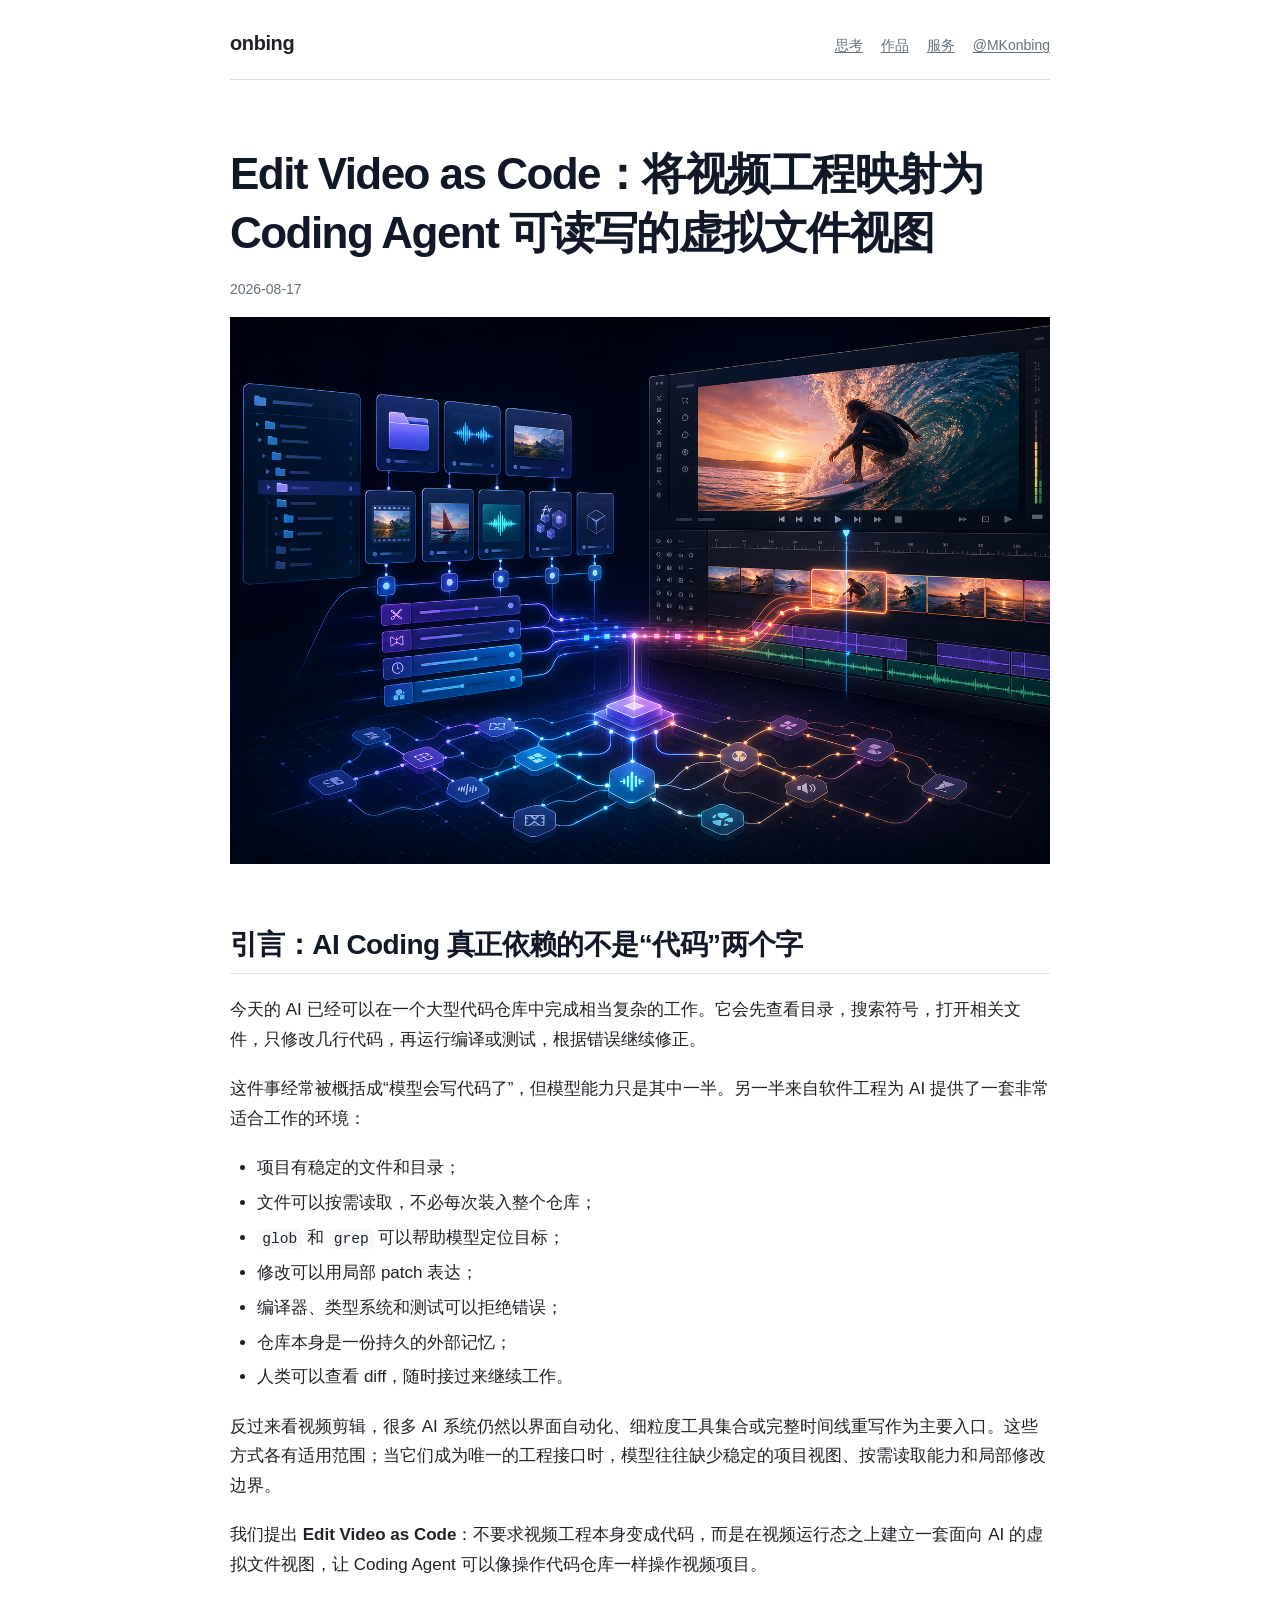
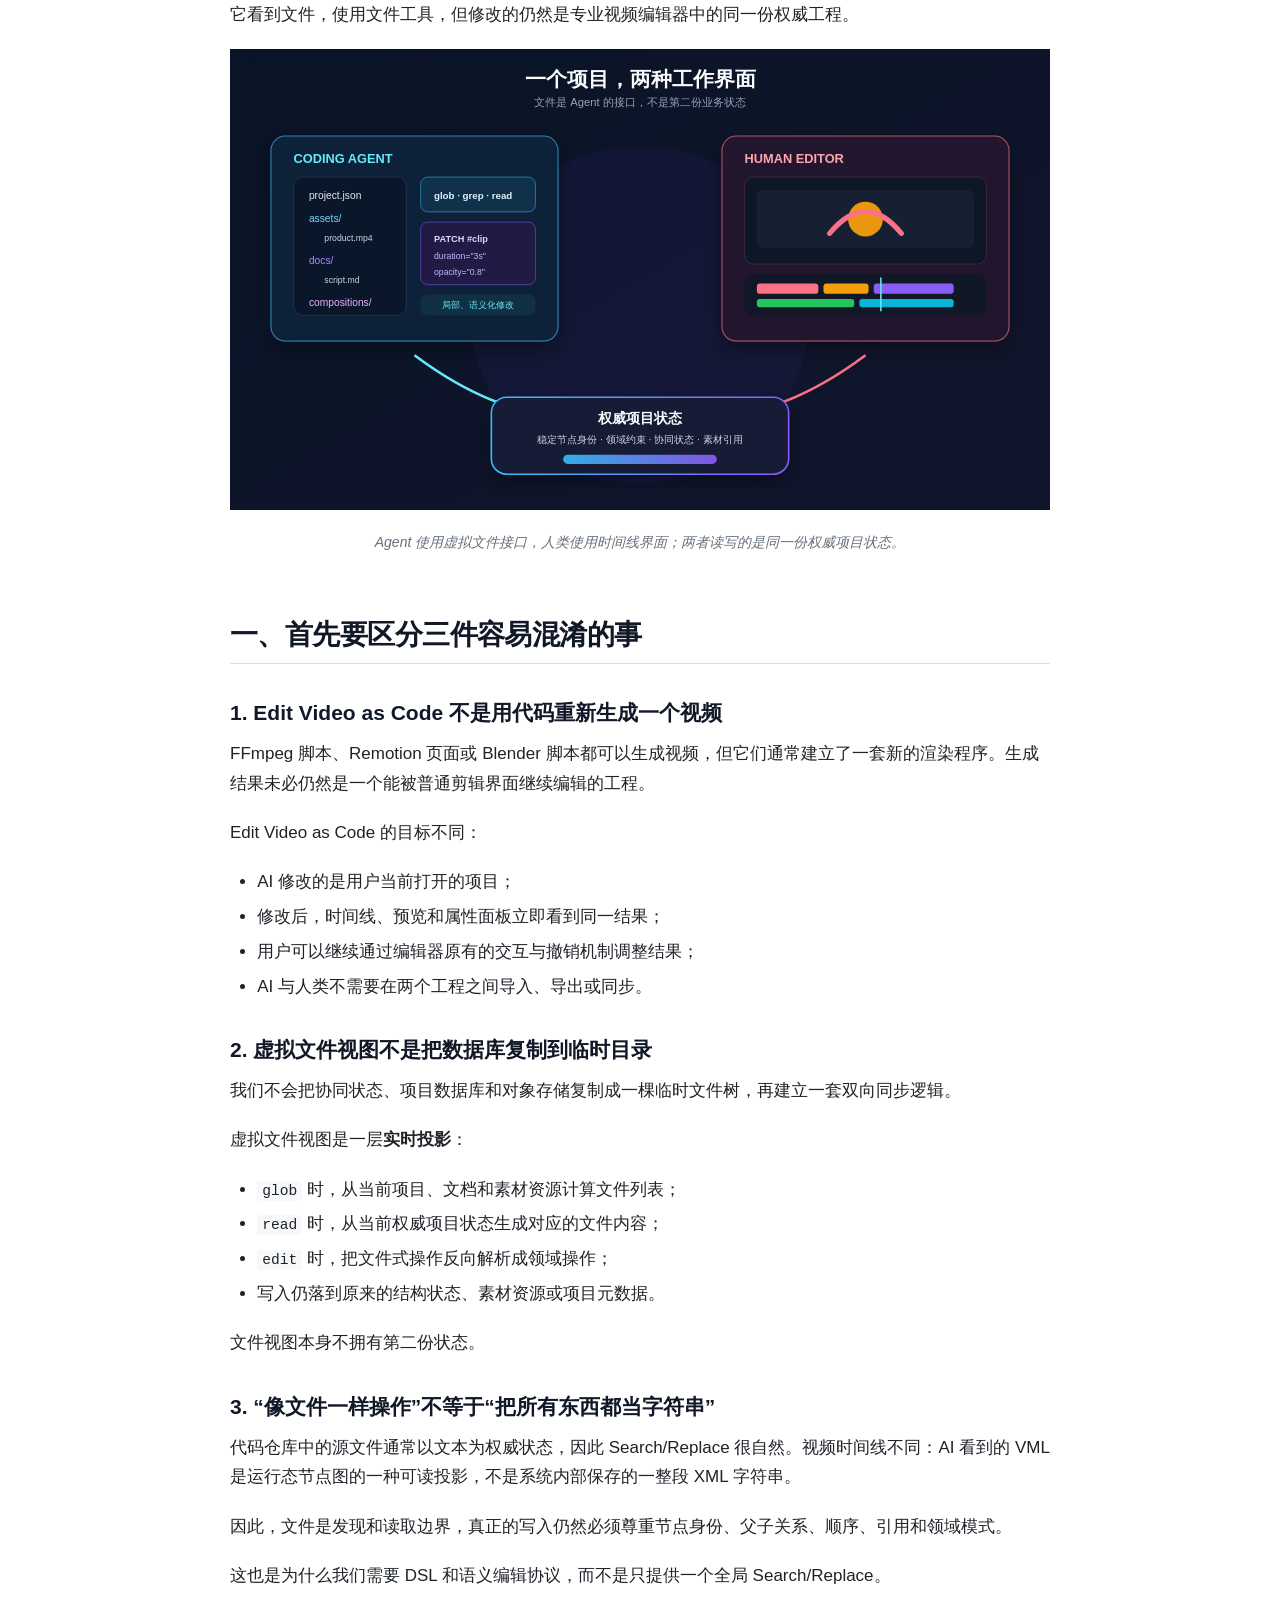
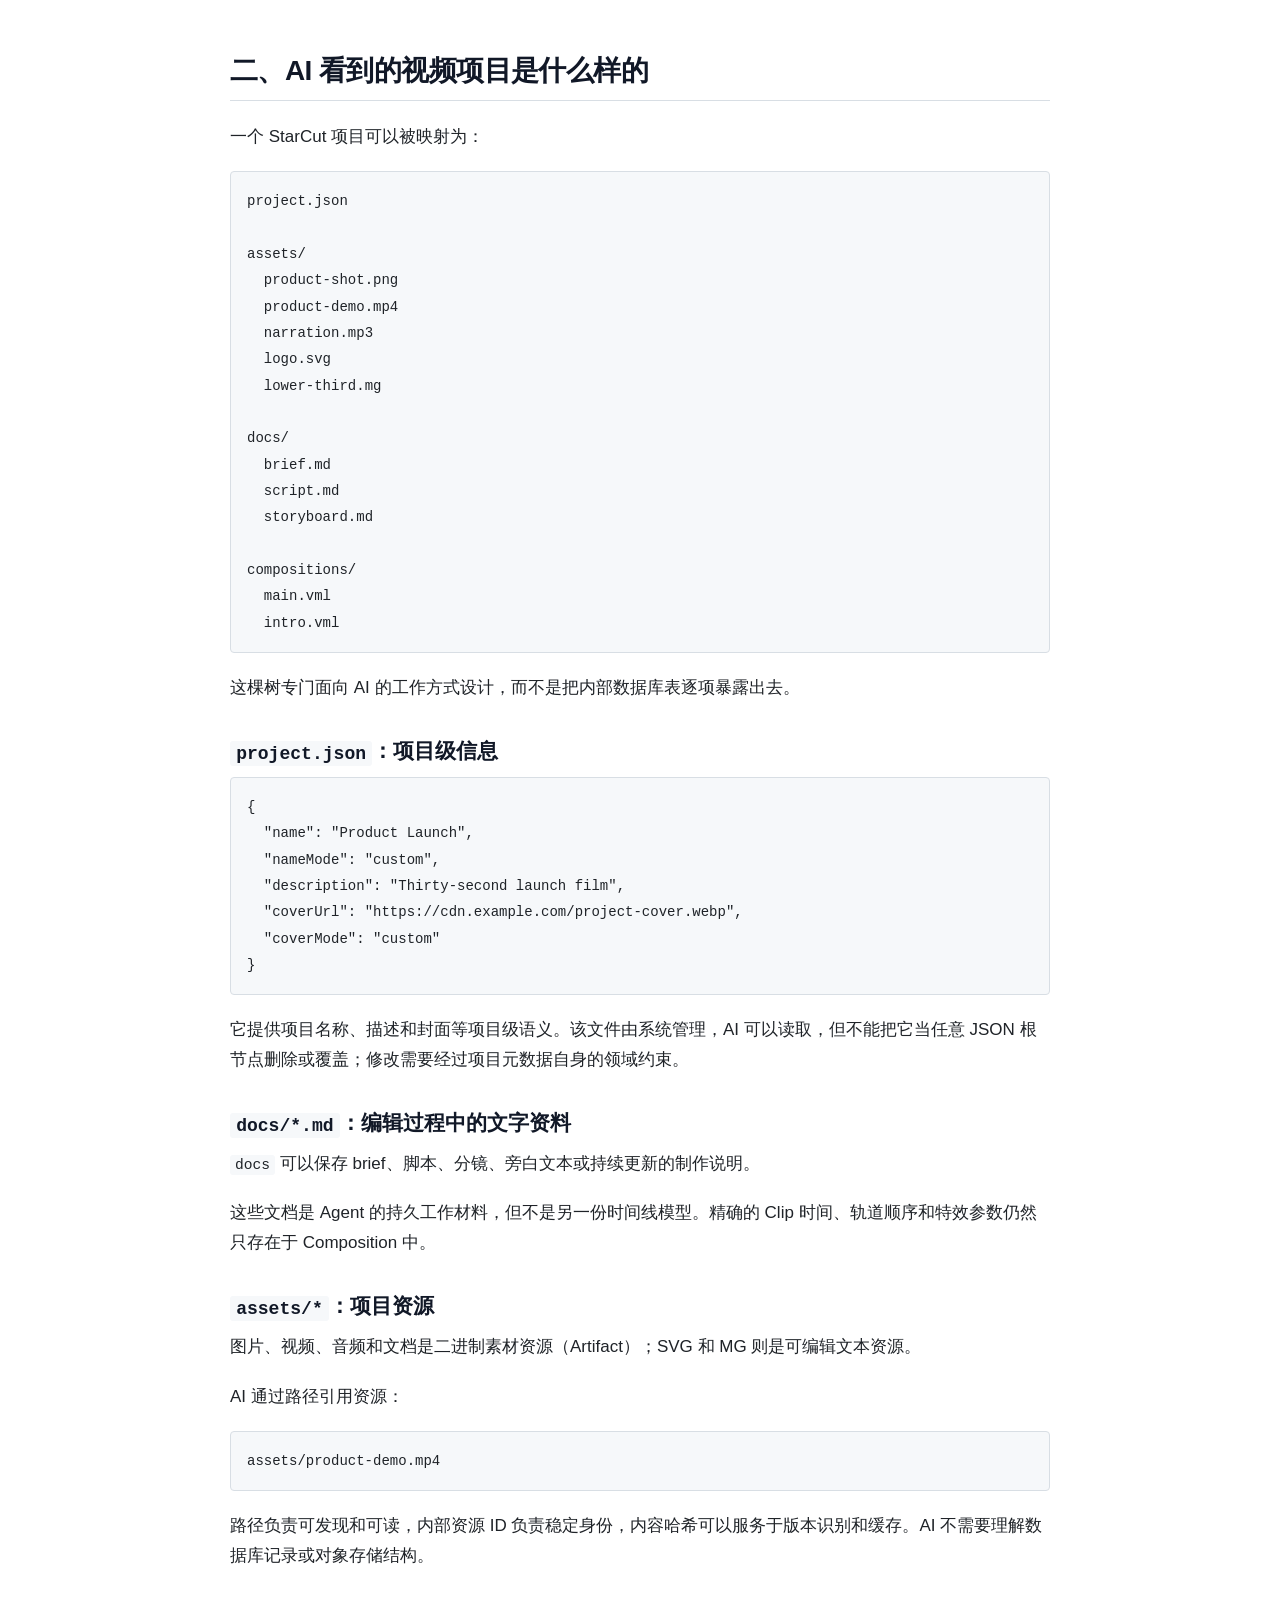
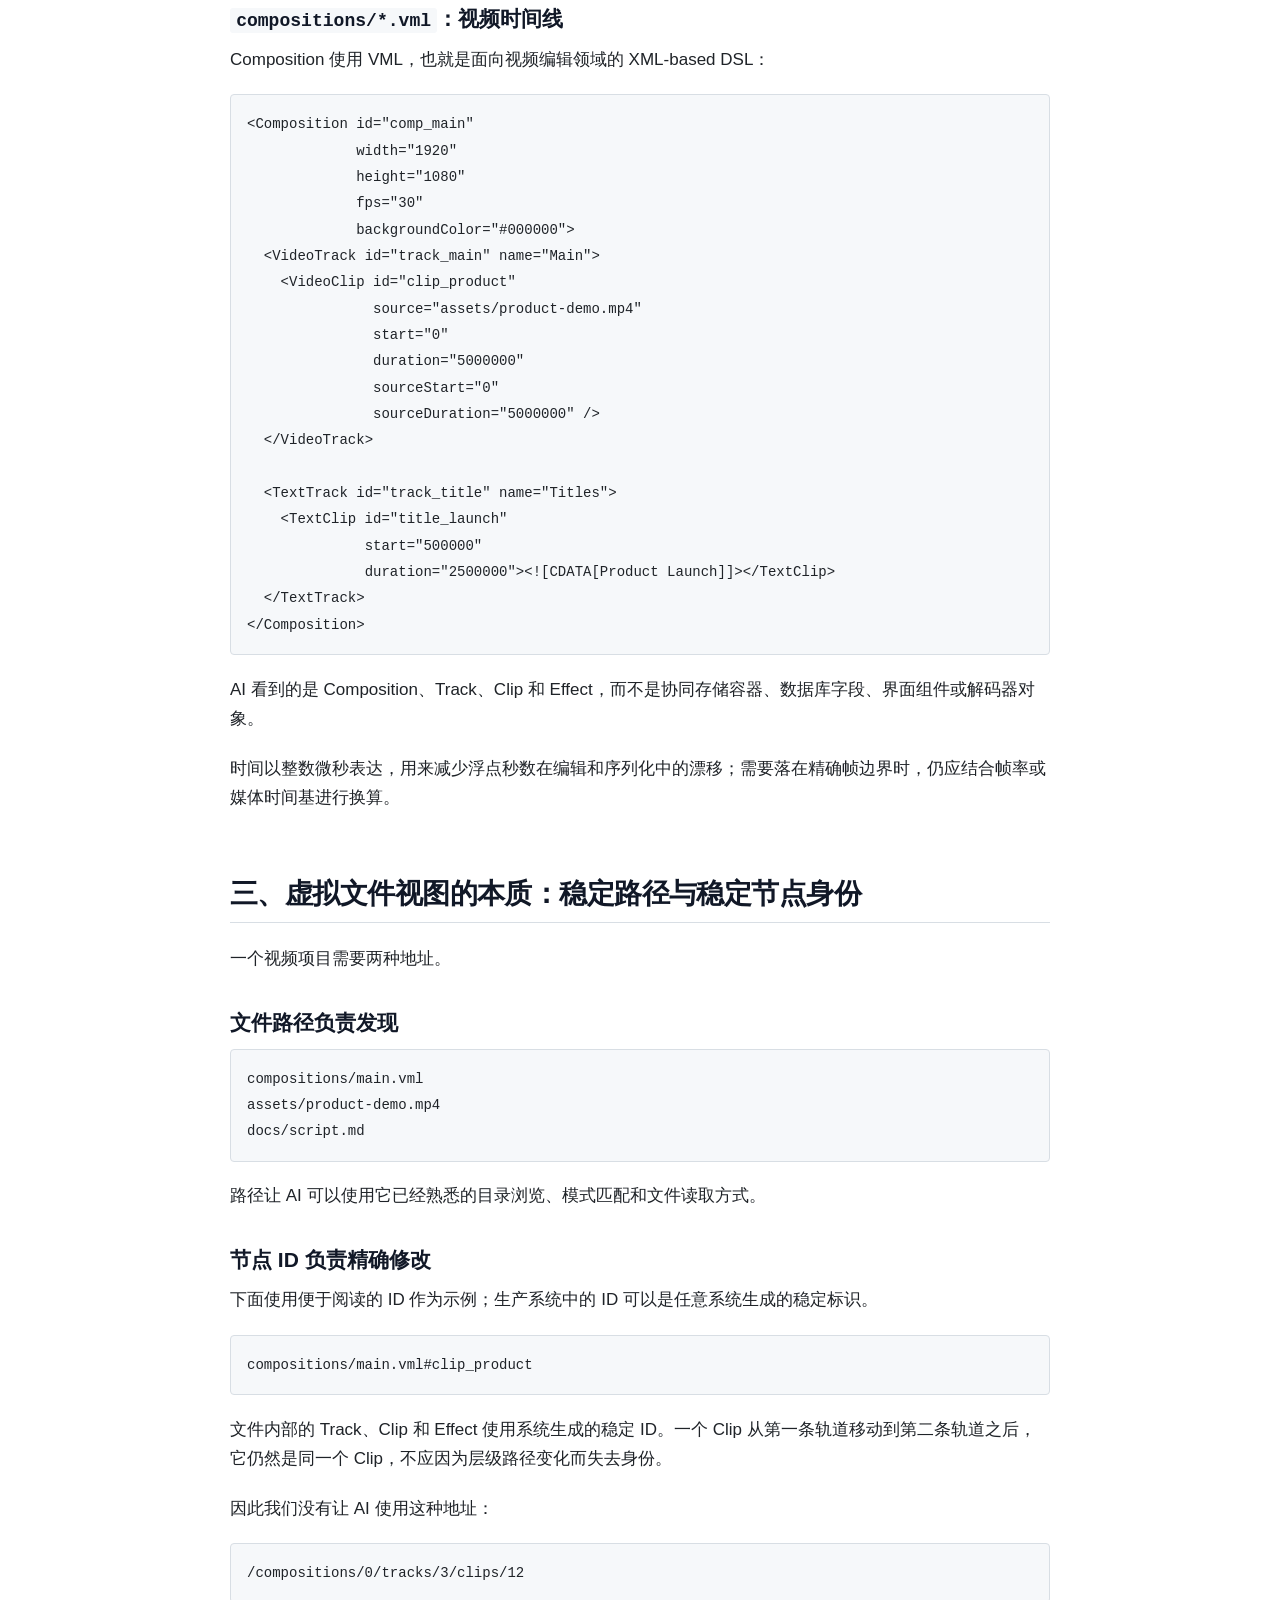
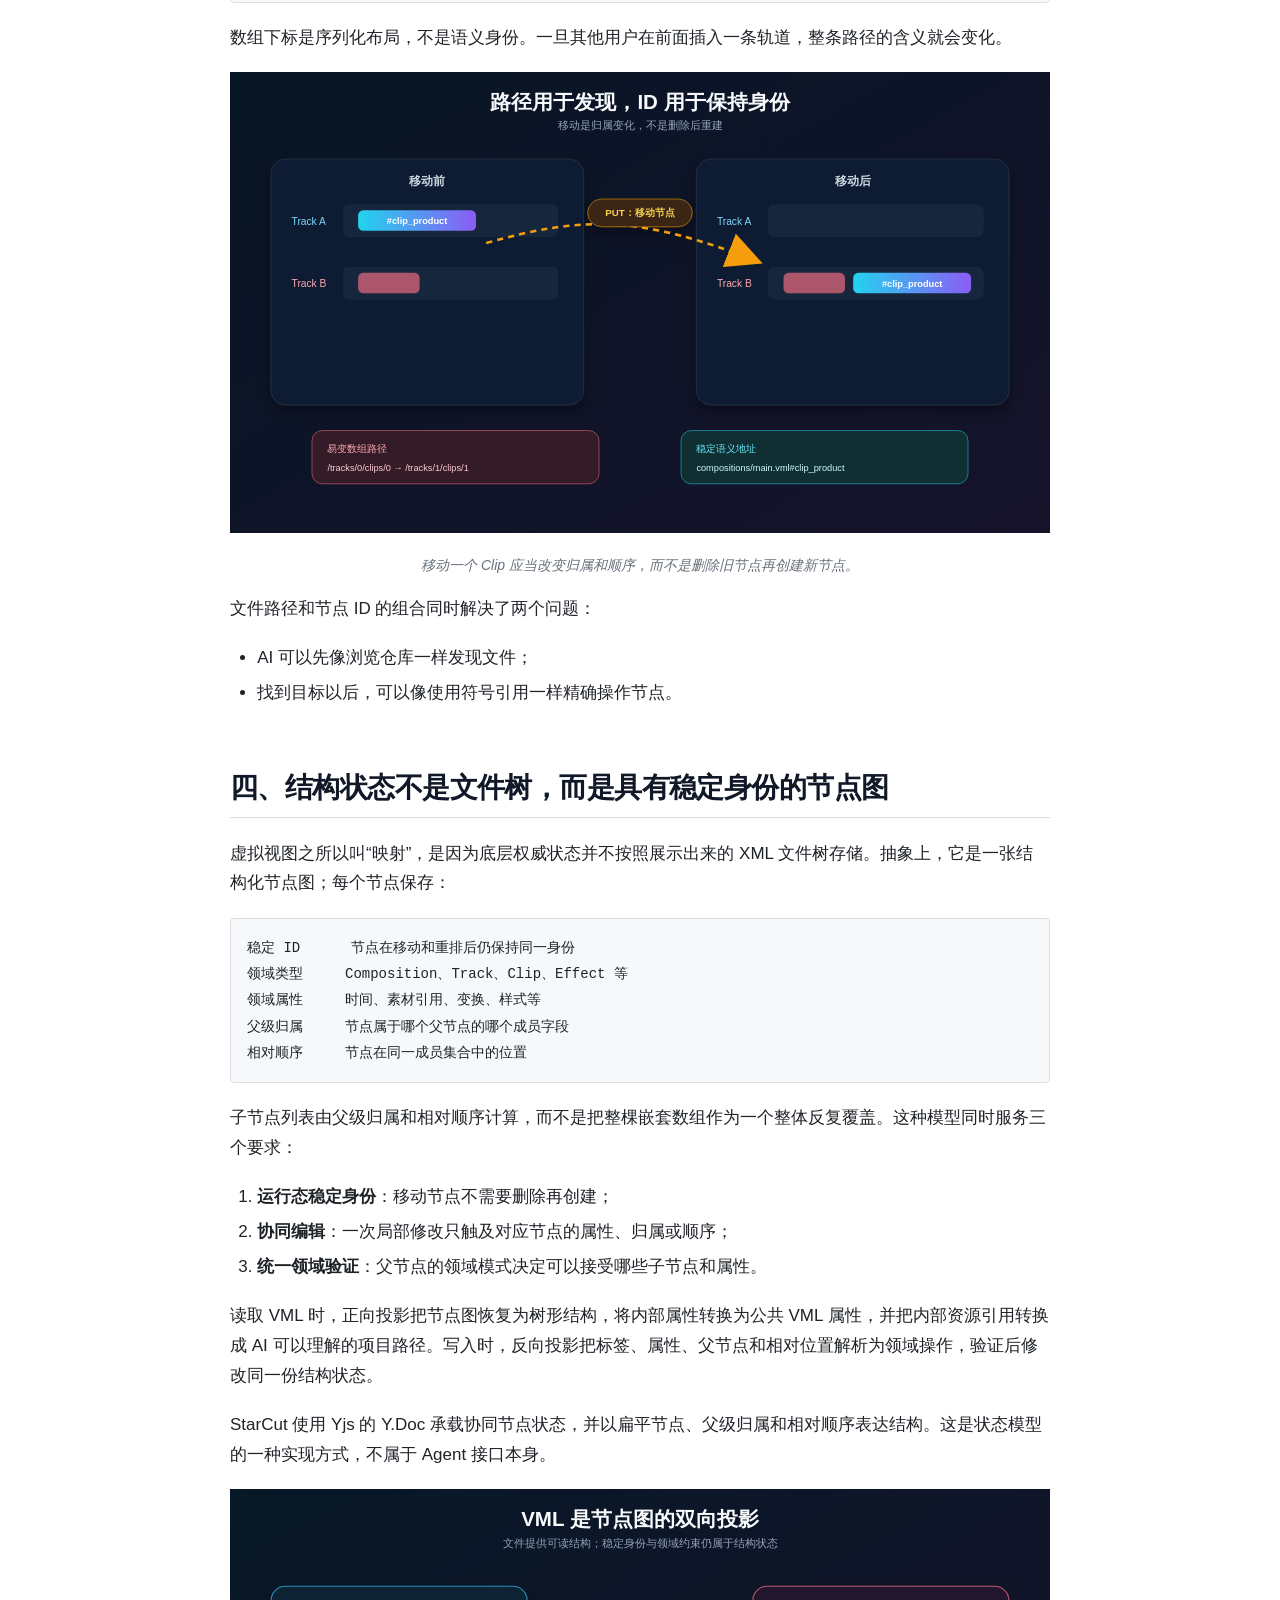
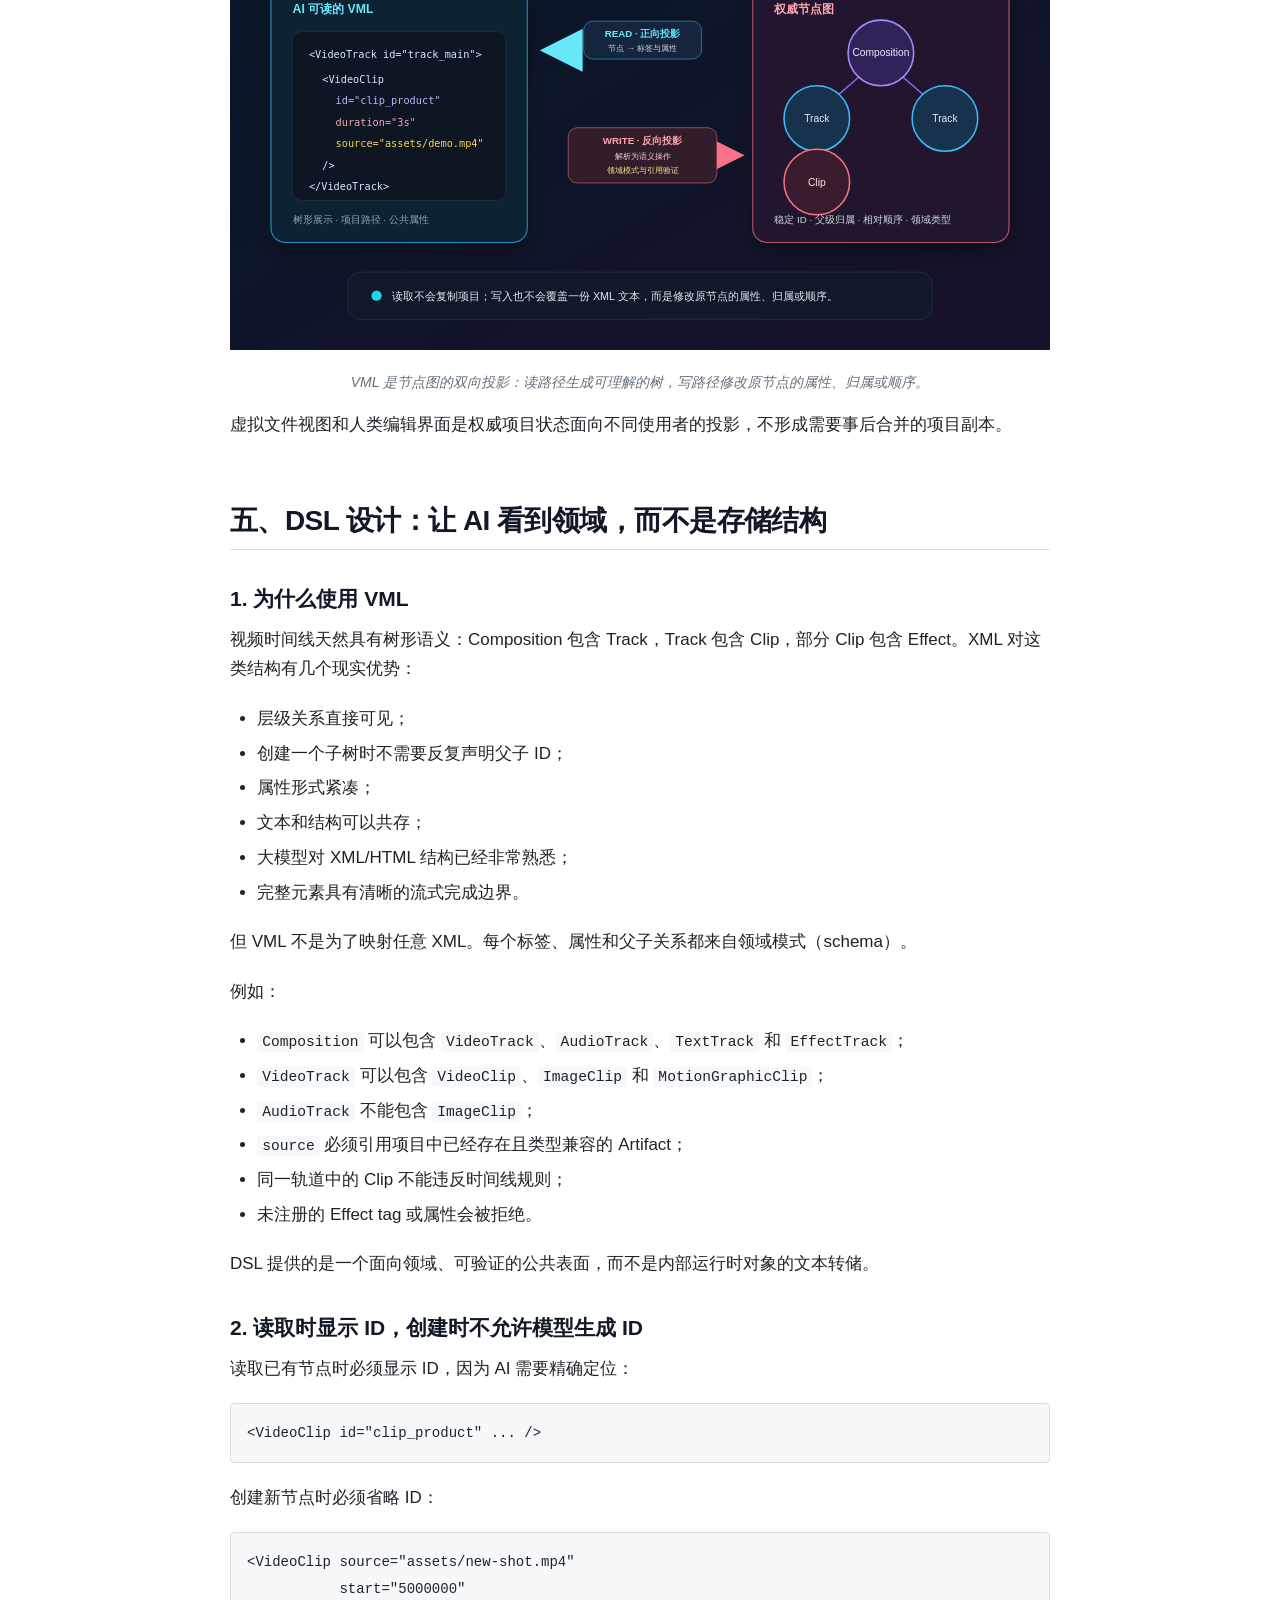
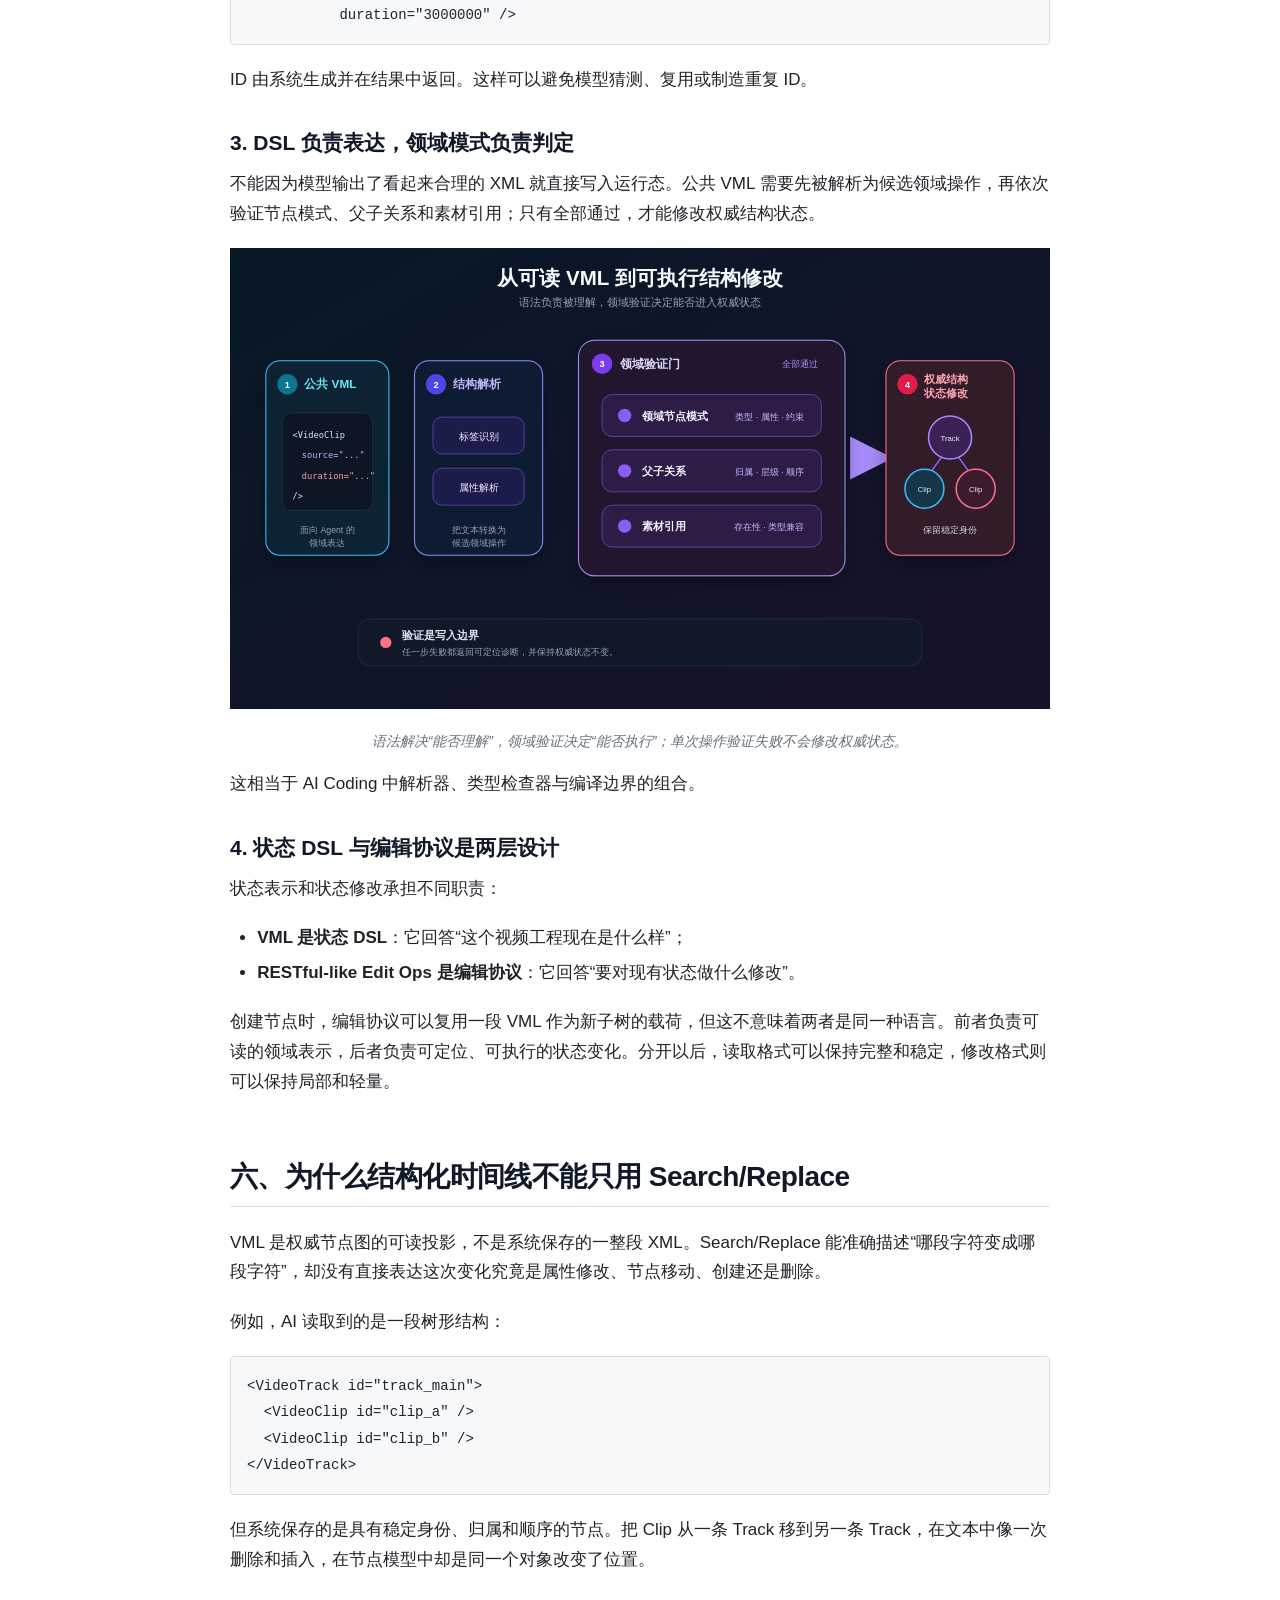
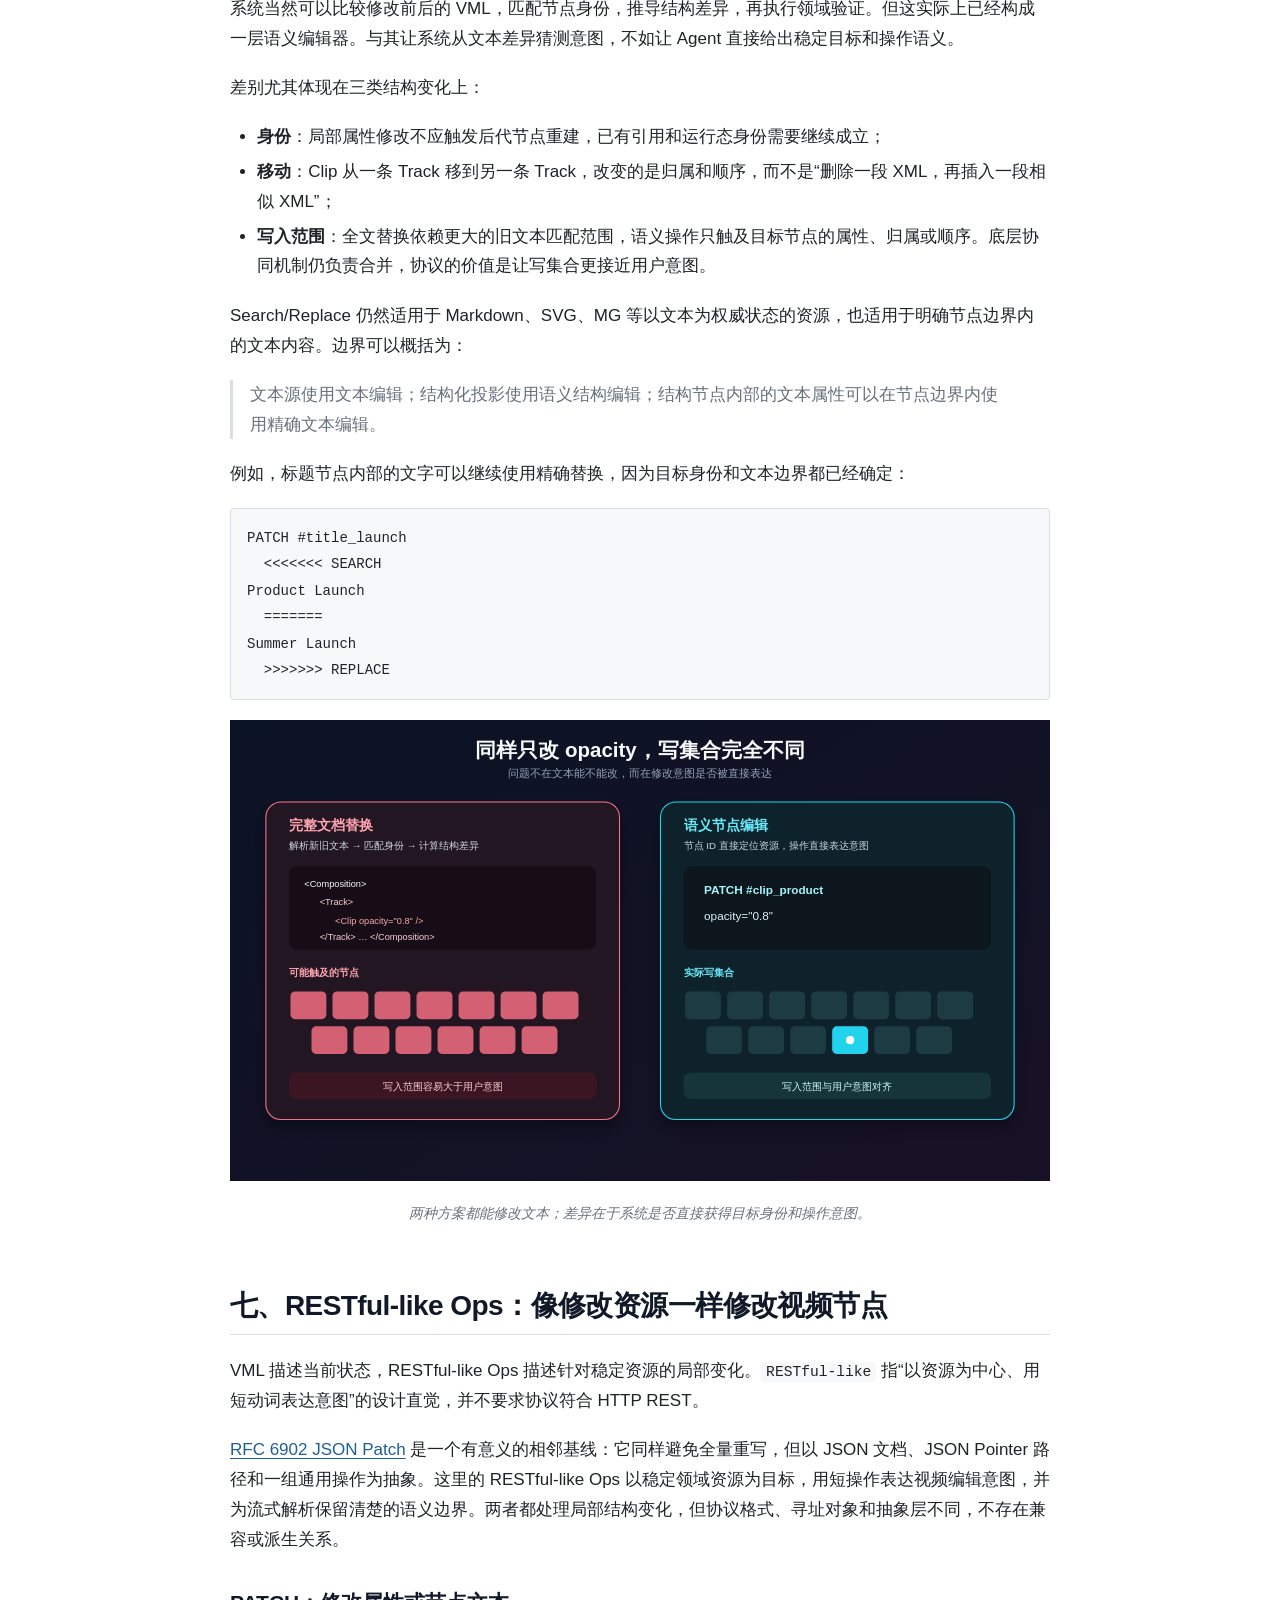
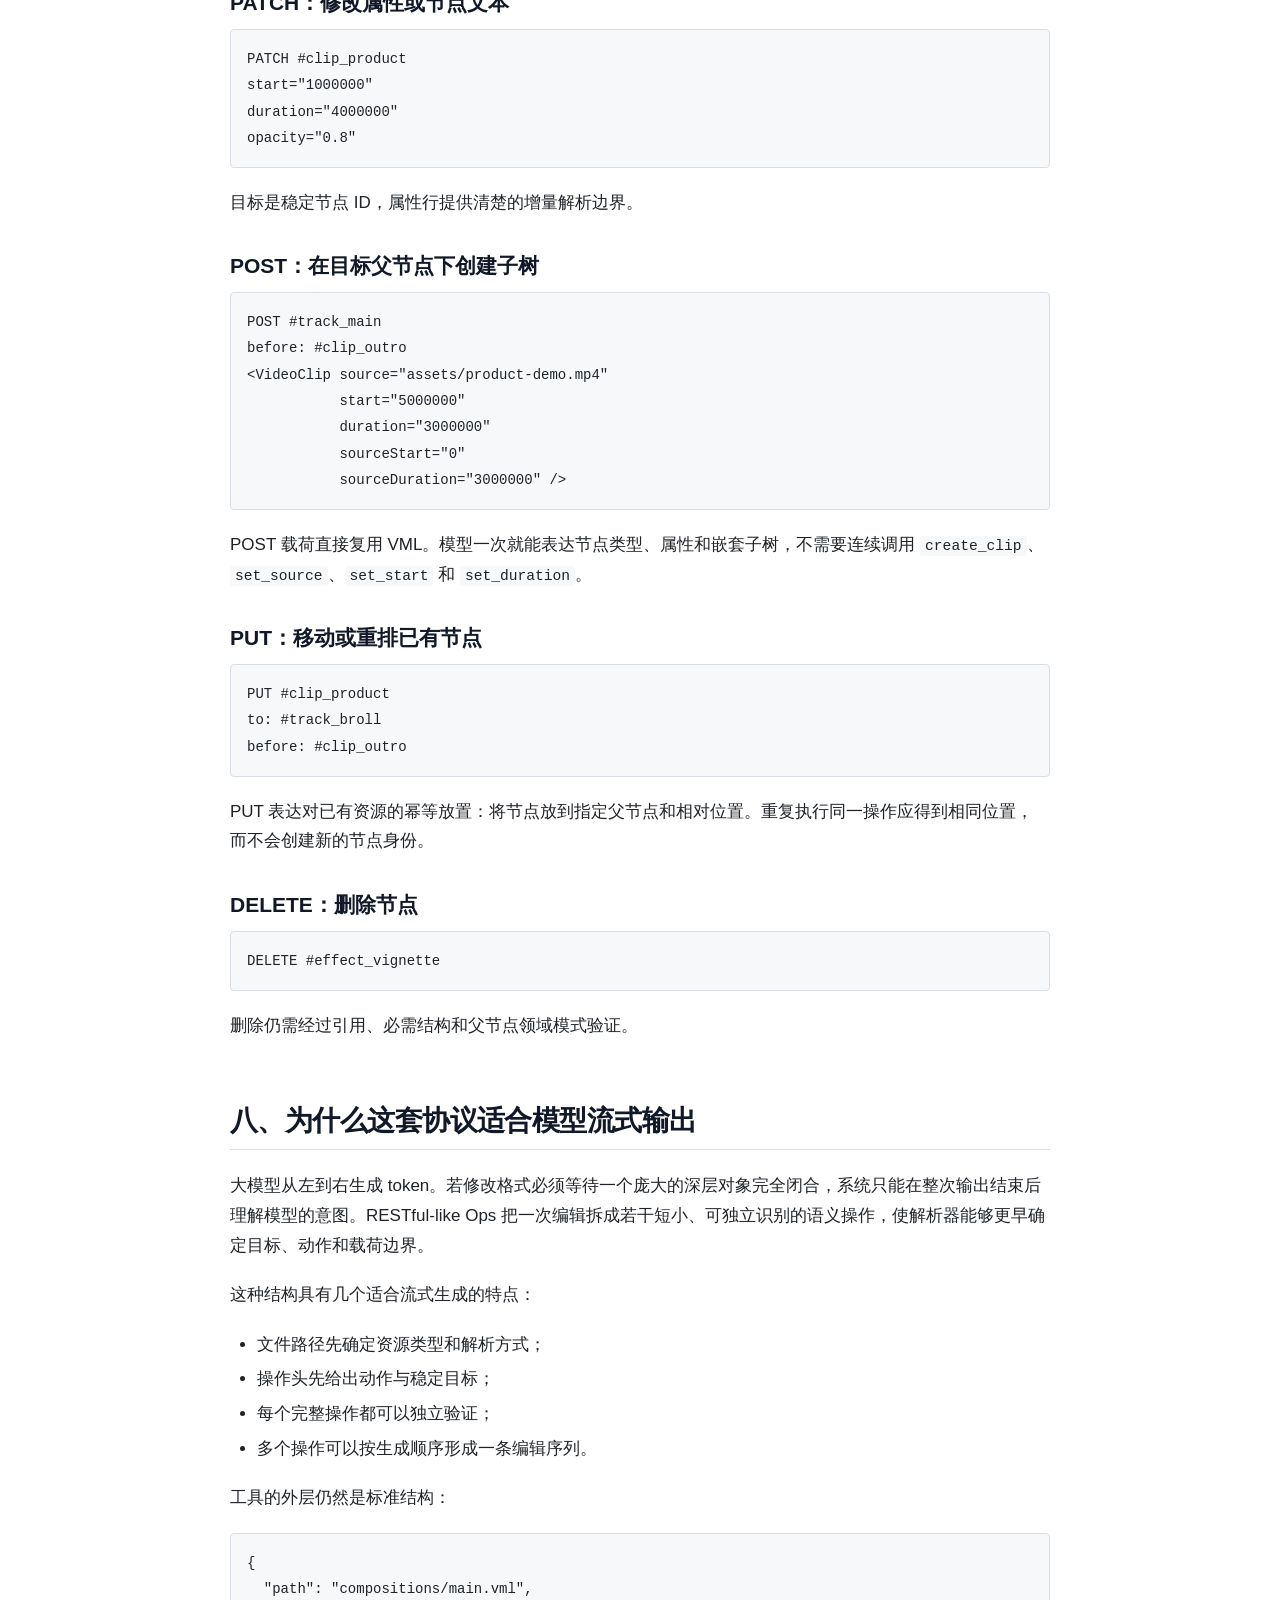
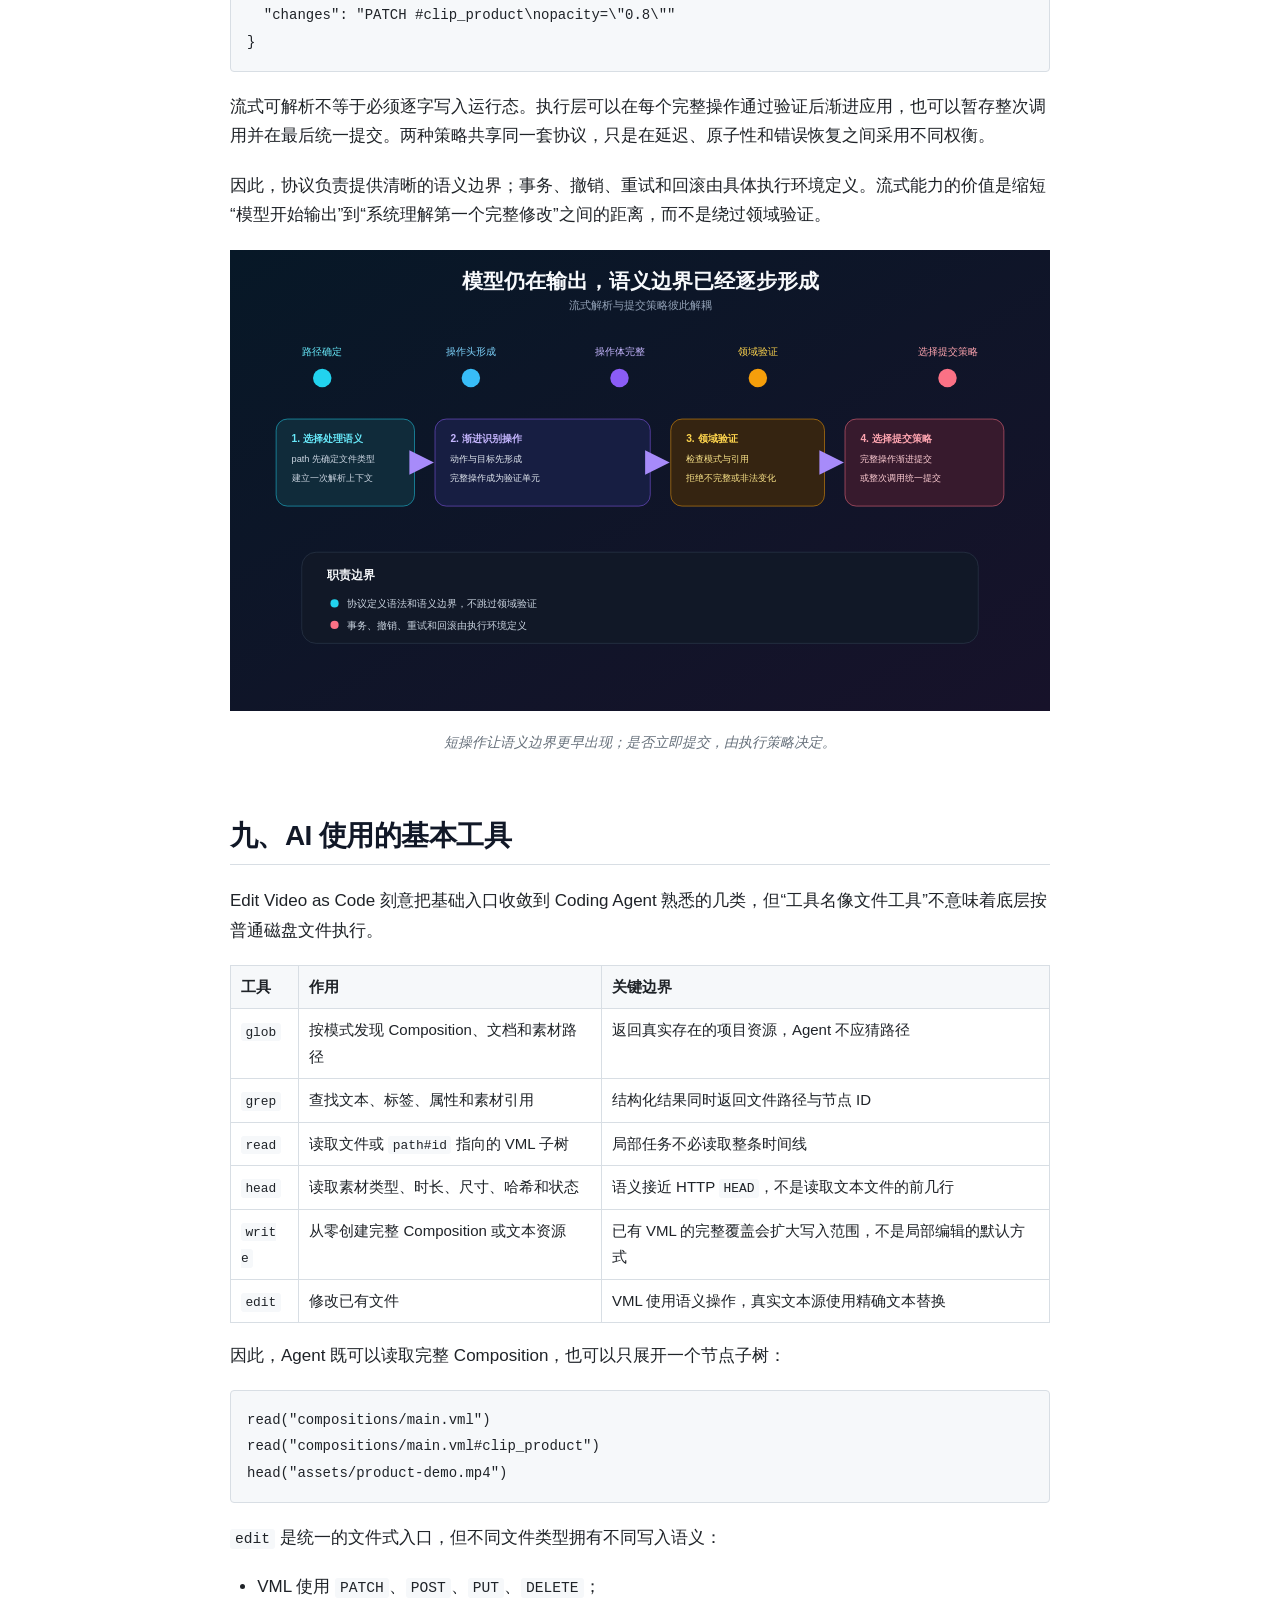
<file: blog/edit-video-as-code.html>
<!doctype html>
<html lang="zh-CN">
<head>
  <meta charset="utf-8">
  <meta name="viewport" content="width=device-width, initial-scale=1">
  <title>Edit Video as Code：将视频工程映射为 Coding Agent 可读写的虚拟文件视图 | onbing</title>
  <meta name="description" content="介绍如何将视频工程映射为 Coding Agent 可读写的虚拟文件视图，并通过 VML、稳定节点身份与 RESTful-like 编辑协议实现可定位、局部、可验证的 AI 视频编辑。">
  <meta name="author" content="onbing">
  <meta name="robots" content="index,follow,max-image-preview:large">
  <link rel="canonical" href="https://onbing.com/blog/edit-video-as-code">
  <link rel="icon" href="/assets/favicon.svg" type="image/svg+xml">
  <link rel="stylesheet" href="/assets/site.css">
  <link rel="alternate" type="application/rss+xml" title="onbing RSS" href="https://onbing.com/feed.xml">
  <meta property="og:type" content="article">
  <meta property="og:site_name" content="onbing">
  <meta property="og:title" content="Edit Video as Code：将视频工程映射为 Coding Agent 可读写的虚拟文件视图">
  <meta property="og:description" content="介绍如何将视频工程映射为 Coding Agent 可读写的虚拟文件视图，并通过 VML、稳定节点身份与 RESTful-like 编辑协议实现可定位、局部、可验证的 AI 视频编辑。">
  <meta property="og:url" content="https://onbing.com/blog/edit-video-as-code">
  <meta property="og:image" content="https://onbing.com/assets/posts/edit-video-as-code/cover.png">
  <meta property="og:image:width" content="1536">
  <meta property="og:image:height" content="1024">
  <meta property="og:locale" content="zh_CN">
  <meta property="article:published_time" content="2026-08-17T00:00:00+08:00">
  <meta property="article:modified_time" content="2026-08-17T00:00:00+08:00">
  <meta name="twitter:card" content="summary_large_image">
  <meta name="twitter:creator" content="@MKonbing">
  <meta name="twitter:title" content="Edit Video as Code：将视频工程映射为 Coding Agent 可读写的虚拟文件视图">
  <meta name="twitter:description" content="介绍如何将视频工程映射为 Coding Agent 可读写的虚拟文件视图，并通过 VML、稳定节点身份与 RESTful-like 编辑协议实现可定位、局部、可验证的 AI 视频编辑。">
  <meta name="twitter:image" content="https://onbing.com/assets/posts/edit-video-as-code/cover.png">
  <script type="application/ld+json">
{
  "@context": "https://schema.org",
  "@type": "BlogPosting",
  "headline": "Edit Video as Code：将视频工程映射为 Coding Agent 可读写的虚拟文件视图",
  "description": "介绍如何将视频工程映射为 Coding Agent 可读写的虚拟文件视图，并通过 VML、稳定节点身份与 RESTful-like 编辑协议实现可定位、局部、可验证的 AI 视频编辑。",
  "image": "https://onbing.com/assets/posts/edit-video-as-code/cover.png",
  "datePublished": "2026-08-17",
  "dateModified": "2026-08-17",
  "author": {
    "@type": "Person",
    "name": "onbing",
    "url": "https://onbing.com/",
    "sameAs": ["https://x.com/MKonbing", "https://github.com/yanbingbing"]
  },
  "publisher": {
    "@type": "Person",
    "name": "onbing",
    "url": "https://onbing.com/"
  },
  "mainEntityOfPage": "https://onbing.com/blog/edit-video-as-code",
  "inLanguage": "zh-CN"
}
  </script>
</head>
<body>
  <a class="skip-link" href="#main">跳到正文</a>
  <header class="site-header">
    <a class="site-brand" href="/" aria-label="onbing 首页">onbing</a>
    <nav class="site-nav" aria-label="站点导航">
      <a href="/#thinking">思考</a>
      <a href="/#works">作品</a>
      <a href="/#services">服务</a>
      <a href="https://x.com/MKonbing" rel="me">@MKonbing</a>
    </nav>
  </header>

  <main class="page" id="main">
    <article class="post-body">
      <h1>Edit Video as Code：将视频工程映射为 Coding Agent 可读写的虚拟文件视图</h1>
      <p class="post-meta"><time datetime="2026-08-17">2026-08-17</time></p>
<p><img src="/assets/posts/edit-video-as-code/cover.png" alt="Edit Video as Code 封面：虚拟文件视图与专业时间线连接到同一权威项目状态"></p>
<h2>引言：AI Coding 真正依赖的不是“代码”两个字</h2>
<p>今天的 AI 已经可以在一个大型代码仓库中完成相当复杂的工作。它会先查看目录，搜索符号，打开相关文件，只修改几行代码，再运行编译或测试，根据错误继续修正。</p>
<p>这件事经常被概括成“模型会写代码了”，但模型能力只是其中一半。另一半来自软件工程为 AI 提供了一套非常适合工作的环境：</p>
<ul>
<li>项目有稳定的文件和目录；</li>
<li>文件可以按需读取，不必每次装入整个仓库；</li>
<li><code>glob</code> 和 <code>grep</code> 可以帮助模型定位目标；</li>
<li>修改可以用局部 patch 表达；</li>
<li>编译器、类型系统和测试可以拒绝错误；</li>
<li>仓库本身是一份持久的外部记忆；</li>
<li>人类可以查看 diff，随时接过来继续工作。</li>
</ul>
<p>反过来看视频剪辑，很多 AI 系统仍然以界面自动化、细粒度工具集合或完整时间线重写作为主要入口。这些方式各有适用范围；当它们成为唯一的工程接口时，模型往往缺少稳定的项目视图、按需读取能力和局部修改边界。</p>
<p>我们提出 <strong>Edit Video as Code</strong>：不要求视频工程本身变成代码，而是在视频运行态之上建立一套面向 AI 的虚拟文件视图，让 Coding Agent 可以像操作代码仓库一样操作视频项目。</p>
<p>它看到文件，使用文件工具，但修改的仍然是专业视频编辑器中的同一份权威工程。</p>
<p><img src="/assets/posts/edit-video-as-code/project-views-architecture.svg" alt="一份视频工程面向 Coding Agent 和人类编辑器呈现两种工作界面"></p>
<p><em>Agent 使用虚拟文件接口，人类使用时间线界面；两者读写的是同一份权威项目状态。</em></p>
<h2>一、首先要区分三件容易混淆的事</h2>
<h3>1. Edit Video as Code 不是用代码重新生成一个视频</h3>
<p>FFmpeg 脚本、Remotion 页面或 Blender 脚本都可以生成视频，但它们通常建立了一套新的渲染程序。生成结果未必仍然是一个能被普通剪辑界面继续编辑的工程。</p>
<p>Edit Video as Code 的目标不同：</p>
<ul>
<li>AI 修改的是用户当前打开的项目；</li>
<li>修改后，时间线、预览和属性面板立即看到同一结果；</li>
<li>用户可以继续通过编辑器原有的交互与撤销机制调整结果；</li>
<li>AI 与人类不需要在两个工程之间导入、导出或同步。</li>
</ul>
<h3>2. 虚拟文件视图不是把数据库复制到临时目录</h3>
<p>我们不会把协同状态、项目数据库和对象存储复制成一棵临时文件树，再建立一套双向同步逻辑。</p>
<p>虚拟文件视图是一层<strong>实时投影</strong>：</p>
<ul>
<li><code>glob</code> 时，从当前项目、文档和素材资源计算文件列表；</li>
<li><code>read</code> 时，从当前权威项目状态生成对应的文件内容；</li>
<li><code>edit</code> 时，把文件式操作反向解析成领域操作；</li>
<li>写入仍落到原来的结构状态、素材资源或项目元数据。</li>
</ul>
<p>文件视图本身不拥有第二份状态。</p>
<h3>3. “像文件一样操作”不等于“把所有东西都当字符串”</h3>
<p>代码仓库中的源文件通常以文本为权威状态，因此 Search/Replace 很自然。视频时间线不同：AI 看到的 VML 是运行态节点图的一种可读投影，不是系统内部保存的一整段 XML 字符串。</p>
<p>因此，文件是发现和读取边界，真正的写入仍然必须尊重节点身份、父子关系、顺序、引用和领域模式。</p>
<p>这也是为什么我们需要 DSL 和语义编辑协议，而不是只提供一个全局 Search/Replace。</p>
<h2>二、AI 看到的视频项目是什么样的</h2>
<p>一个 StarCut 项目可以被映射为：</p>
<pre><code class="language-text">project.json

assets/
  product-shot.png
  product-demo.mp4
  narration.mp3
  logo.svg
  lower-third.mg

docs/
  brief.md
  script.md
  storyboard.md

compositions/
  main.vml
  intro.vml
</code></pre>
<p>这棵树专门面向 AI 的工作方式设计，而不是把内部数据库表逐项暴露出去。</p>
<h3><code>project.json</code>：项目级信息</h3>
<pre><code class="language-json">{
  &quot;name&quot;: &quot;Product Launch&quot;,
  &quot;nameMode&quot;: &quot;custom&quot;,
  &quot;description&quot;: &quot;Thirty-second launch film&quot;,
  &quot;coverUrl&quot;: &quot;https://cdn.example.com/project-cover.webp&quot;,
  &quot;coverMode&quot;: &quot;custom&quot;
}
</code></pre>
<p>它提供项目名称、描述和封面等项目级语义。该文件由系统管理，AI 可以读取，但不能把它当任意 JSON 根节点删除或覆盖；修改需要经过项目元数据自身的领域约束。</p>
<h3><code>docs/*.md</code>：编辑过程中的文字资料</h3>
<p><code>docs</code> 可以保存 brief、脚本、分镜、旁白文本或持续更新的制作说明。</p>
<p>这些文档是 Agent 的持久工作材料，但不是另一份时间线模型。精确的 Clip 时间、轨道顺序和特效参数仍然只存在于 Composition 中。</p>
<h3><code>assets/*</code>：项目资源</h3>
<p>图片、视频、音频和文档是二进制素材资源（Artifact）；SVG 和 MG 则是可编辑文本资源。</p>
<p>AI 通过路径引用资源：</p>
<pre><code class="language-text">assets/product-demo.mp4
</code></pre>
<p>路径负责可发现和可读，内部资源 ID 负责稳定身份，内容哈希可以服务于版本识别和缓存。AI 不需要理解数据库记录或对象存储结构。</p>
<h3><code>compositions/*.vml</code>：视频时间线</h3>
<p>Composition 使用 VML，也就是面向视频编辑领域的 XML-based DSL：</p>
<pre><code class="language-xml">&lt;Composition id=&quot;comp_main&quot;
             width=&quot;1920&quot;
             height=&quot;1080&quot;
             fps=&quot;30&quot;
             backgroundColor=&quot;#000000&quot;&gt;
  &lt;VideoTrack id=&quot;track_main&quot; name=&quot;Main&quot;&gt;
    &lt;VideoClip id=&quot;clip_product&quot;
               source=&quot;assets/product-demo.mp4&quot;
               start=&quot;0&quot;
               duration=&quot;5000000&quot;
               sourceStart=&quot;0&quot;
               sourceDuration=&quot;5000000&quot; /&gt;
  &lt;/VideoTrack&gt;

  &lt;TextTrack id=&quot;track_title&quot; name=&quot;Titles&quot;&gt;
    &lt;TextClip id=&quot;title_launch&quot;
              start=&quot;500000&quot;
              duration=&quot;2500000&quot;&gt;&lt;![CDATA[Product Launch]]&gt;&lt;/TextClip&gt;
  &lt;/TextTrack&gt;
&lt;/Composition&gt;
</code></pre>
<p>AI 看到的是 Composition、Track、Clip 和 Effect，而不是协同存储容器、数据库字段、界面组件或解码器对象。</p>
<p>时间以整数微秒表达，用来减少浮点秒数在编辑和序列化中的漂移；需要落在精确帧边界时，仍应结合帧率或媒体时间基进行换算。</p>
<h2>三、虚拟文件视图的本质：稳定路径与稳定节点身份</h2>
<p>一个视频项目需要两种地址。</p>
<h3>文件路径负责发现</h3>
<pre><code class="language-text">compositions/main.vml
assets/product-demo.mp4
docs/script.md
</code></pre>
<p>路径让 AI 可以使用它已经熟悉的目录浏览、模式匹配和文件读取方式。</p>
<h3>节点 ID 负责精确修改</h3>
<p>下面使用便于阅读的 ID 作为示例；生产系统中的 ID 可以是任意系统生成的稳定标识。</p>
<pre><code class="language-text">compositions/main.vml#clip_product
</code></pre>
<p>文件内部的 Track、Clip 和 Effect 使用系统生成的稳定 ID。一个 Clip 从第一条轨道移动到第二条轨道之后，它仍然是同一个 Clip，不应因为层级路径变化而失去身份。</p>
<p>因此我们没有让 AI 使用这种地址：</p>
<pre><code class="language-text">/compositions/0/tracks/3/clips/12
</code></pre>
<p>数组下标是序列化布局，不是语义身份。一旦其他用户在前面插入一条轨道，整条路径的含义就会变化。</p>
<p><img src="/assets/posts/edit-video-as-code/stable-id-move.svg" alt="Clip 移动前后保持同一稳定节点 ID，而数组路径随位置变化"></p>
<p><em>移动一个 Clip 应当改变归属和顺序，而不是删除旧节点再创建新节点。</em></p>
<p>文件路径和节点 ID 的组合同时解决了两个问题：</p>
<ul>
<li>AI 可以先像浏览仓库一样发现文件；</li>
<li>找到目标以后，可以像使用符号引用一样精确操作节点。</li>
</ul>
<h2>四、结构状态不是文件树，而是具有稳定身份的节点图</h2>
<p>虚拟视图之所以叫“映射”，是因为底层权威状态并不按照展示出来的 XML 文件树存储。抽象上，它是一张结构化节点图；每个节点保存：</p>
<pre><code class="language-text">稳定 ID      节点在移动和重排后仍保持同一身份
领域类型     Composition、Track、Clip、Effect 等
领域属性     时间、素材引用、变换、样式等
父级归属     节点属于哪个父节点的哪个成员字段
相对顺序     节点在同一成员集合中的位置
</code></pre>
<p>子节点列表由父级归属和相对顺序计算，而不是把整棵嵌套数组作为一个整体反复覆盖。这种模型同时服务三个要求：</p>
<ol>
<li><strong>运行态稳定身份</strong>：移动节点不需要删除再创建；</li>
<li><strong>协同编辑</strong>：一次局部修改只触及对应节点的属性、归属或顺序；</li>
<li><strong>统一领域验证</strong>：父节点的领域模式决定可以接受哪些子节点和属性。</li>
</ol>
<p>读取 VML 时，正向投影把节点图恢复为树形结构，将内部属性转换为公共 VML 属性，并把内部资源引用转换成 AI 可以理解的项目路径。写入时，反向投影把标签、属性、父节点和相对位置解析为领域操作，验证后修改同一份结构状态。</p>
<p>StarCut 使用 Yjs 的 Y.Doc 承载协同节点状态，并以扁平节点、父级归属和相对顺序表达结构。这是状态模型的一种实现方式，不属于 Agent 接口本身。</p>
<p><img src="/assets/posts/edit-video-as-code/projection-roundtrip.svg" alt="读取时将权威节点图投影为 VML，写入时把 VML 编辑解析为经过验证的语义操作"></p>
<p><em>VML 是节点图的双向投影：读路径生成可理解的树，写路径修改原节点的属性、归属或顺序。</em></p>
<p>虚拟文件视图和人类编辑界面是权威项目状态面向不同使用者的投影，不形成需要事后合并的项目副本。</p>
<h2>五、DSL 设计：让 AI 看到领域，而不是存储结构</h2>
<h3>1. 为什么使用 VML</h3>
<p>视频时间线天然具有树形语义：Composition 包含 Track，Track 包含 Clip，部分 Clip 包含 Effect。XML 对这类结构有几个现实优势：</p>
<ul>
<li>层级关系直接可见；</li>
<li>创建一个子树时不需要反复声明父子 ID；</li>
<li>属性形式紧凑；</li>
<li>文本和结构可以共存；</li>
<li>大模型对 XML/HTML 结构已经非常熟悉；</li>
<li>完整元素具有清晰的流式完成边界。</li>
</ul>
<p>但 VML 不是为了映射任意 XML。每个标签、属性和父子关系都来自领域模式（schema）。</p>
<p>例如：</p>
<ul>
<li><code>Composition</code> 可以包含 <code>VideoTrack</code>、<code>AudioTrack</code>、<code>TextTrack</code> 和 <code>EffectTrack</code>；</li>
<li><code>VideoTrack</code> 可以包含 <code>VideoClip</code>、<code>ImageClip</code> 和 <code>MotionGraphicClip</code>；</li>
<li><code>AudioTrack</code> 不能包含 <code>ImageClip</code>；</li>
<li><code>source</code> 必须引用项目中已经存在且类型兼容的 Artifact；</li>
<li>同一轨道中的 Clip 不能违反时间线规则；</li>
<li>未注册的 Effect tag 或属性会被拒绝。</li>
</ul>
<p>DSL 提供的是一个面向领域、可验证的公共表面，而不是内部运行时对象的文本转储。</p>
<h3>2. 读取时显示 ID，创建时不允许模型生成 ID</h3>
<p>读取已有节点时必须显示 ID，因为 AI 需要精确定位：</p>
<pre><code class="language-xml">&lt;VideoClip id=&quot;clip_product&quot; ... /&gt;
</code></pre>
<p>创建新节点时必须省略 ID：</p>
<pre><code class="language-xml">&lt;VideoClip source=&quot;assets/new-shot.mp4&quot;
           start=&quot;5000000&quot;
           duration=&quot;3000000&quot; /&gt;
</code></pre>
<p>ID 由系统生成并在结果中返回。这样可以避免模型猜测、复用或制造重复 ID。</p>
<h3>3. DSL 负责表达，领域模式负责判定</h3>
<p>不能因为模型输出了看起来合理的 XML 就直接写入运行态。公共 VML 需要先被解析为候选领域操作，再依次验证节点模式、父子关系和素材引用；只有全部通过，才能修改权威结构状态。</p>
<p><img src="/assets/posts/edit-video-as-code/vml-validation-pipeline.svg" alt="公共 VML 经过结构解析和领域验证后进入权威结构状态"></p>
<p><em>语法解决“能否理解”，领域验证决定“能否执行”；单次操作验证失败不会修改权威状态。</em></p>
<p>这相当于 AI Coding 中解析器、类型检查器与编译边界的组合。</p>
<h3>4. 状态 DSL 与编辑协议是两层设计</h3>
<p>状态表示和状态修改承担不同职责：</p>
<ul>
<li><strong>VML 是状态 DSL</strong>：它回答“这个视频工程现在是什么样”；</li>
<li><strong>RESTful-like Edit Ops 是编辑协议</strong>：它回答“要对现有状态做什么修改”。</li>
</ul>
<p>创建节点时，编辑协议可以复用一段 VML 作为新子树的载荷，但这不意味着两者是同一种语言。前者负责可读的领域表示，后者负责可定位、可执行的状态变化。分开以后，读取格式可以保持完整和稳定，修改格式则可以保持局部和轻量。</p>
<h2>六、为什么结构化时间线不能只用 Search/Replace</h2>
<p>VML 是权威节点图的可读投影，不是系统保存的一整段 XML。Search/Replace 能准确描述“哪段字符变成哪段字符”，却没有直接表达这次变化究竟是属性修改、节点移动、创建还是删除。</p>
<p>例如，AI 读取到的是一段树形结构：</p>
<pre><code class="language-xml">&lt;VideoTrack id=&quot;track_main&quot;&gt;
  &lt;VideoClip id=&quot;clip_a&quot; /&gt;
  &lt;VideoClip id=&quot;clip_b&quot; /&gt;
&lt;/VideoTrack&gt;
</code></pre>
<p>但系统保存的是具有稳定身份、归属和顺序的节点。把 Clip 从一条 Track 移到另一条 Track，在文本中像一次删除和插入，在节点模型中却是同一个对象改变了位置。</p>
<p>系统当然可以比较修改前后的 VML，匹配节点身份，推导结构差异，再执行领域验证。但这实际上已经构成一层语义编辑器。与其让系统从文本差异猜测意图，不如让 Agent 直接给出稳定目标和操作语义。</p>
<p>差别尤其体现在三类结构变化上：</p>
<ul>
<li><strong>身份</strong>：局部属性修改不应触发后代节点重建，已有引用和运行态身份需要继续成立；</li>
<li><strong>移动</strong>：Clip 从一条 Track 移到另一条 Track，改变的是归属和顺序，而不是“删除一段 XML，再插入一段相似 XML”；</li>
<li><strong>写入范围</strong>：全文替换依赖更大的旧文本匹配范围，语义操作只触及目标节点的属性、归属或顺序。底层协同机制仍负责合并，协议的价值是让写集合更接近用户意图。</li>
</ul>
<p>Search/Replace 仍然适用于 Markdown、SVG、MG 等以文本为权威状态的资源，也适用于明确节点边界内的文本内容。边界可以概括为：</p>
<blockquote>
<p>文本源使用文本编辑；结构化投影使用语义结构编辑；结构节点内部的文本属性可以在节点边界内使用精确文本编辑。</p>
</blockquote>
<p>例如，标题节点内部的文字可以继续使用精确替换，因为目标身份和文本边界都已经确定：</p>
<pre><code class="language-text">PATCH #title_launch
  &lt;&lt;&lt;&lt;&lt;&lt;&lt; SEARCH
Product Launch
  =======
Summer Launch
  &gt;&gt;&gt;&gt;&gt;&gt;&gt; REPLACE
</code></pre>
<p><img src="/assets/posts/edit-video-as-code/semantic-edit-vs-rewrite.svg" alt="完整文档替换与语义节点编辑的写集合对比"></p>
<p><em>两种方案都能修改文本；差异在于系统是否直接获得目标身份和操作意图。</em></p>
<h2>七、RESTful-like Ops：像修改资源一样修改视频节点</h2>
<p>VML 描述当前状态，RESTful-like Ops 描述针对稳定资源的局部变化。<code>RESTful-like</code> 指“以资源为中心、用短动词表达意图”的设计直觉，并不要求协议符合 HTTP REST。</p>
<p><a href="https://www.rfc-editor.org/rfc/rfc6902">RFC 6902 JSON Patch</a> 是一个有意义的相邻基线：它同样避免全量重写，但以 JSON 文档、JSON Pointer 路径和一组通用操作为抽象。这里的 RESTful-like Ops 以稳定领域资源为目标，用短操作表达视频编辑意图，并为流式解析保留清楚的语义边界。两者都处理局部结构变化，但协议格式、寻址对象和抽象层不同，不存在兼容或派生关系。</p>
<h3>PATCH：修改属性或节点文本</h3>
<pre><code class="language-text">PATCH #clip_product
start=&quot;1000000&quot;
duration=&quot;4000000&quot;
opacity=&quot;0.8&quot;
</code></pre>
<p>目标是稳定节点 ID，属性行提供清楚的增量解析边界。</p>
<h3>POST：在目标父节点下创建子树</h3>
<pre><code class="language-text">POST #track_main
before: #clip_outro
&lt;VideoClip source=&quot;assets/product-demo.mp4&quot;
           start=&quot;5000000&quot;
           duration=&quot;3000000&quot;
           sourceStart=&quot;0&quot;
           sourceDuration=&quot;3000000&quot; /&gt;
</code></pre>
<p>POST 载荷直接复用 VML。模型一次就能表达节点类型、属性和嵌套子树，不需要连续调用 <code>create_clip</code>、<code>set_source</code>、<code>set_start</code> 和 <code>set_duration</code>。</p>
<h3>PUT：移动或重排已有节点</h3>
<pre><code class="language-text">PUT #clip_product
to: #track_broll
before: #clip_outro
</code></pre>
<p>PUT 表达对已有资源的幂等放置：将节点放到指定父节点和相对位置。重复执行同一操作应得到相同位置，而不会创建新的节点身份。</p>
<h3>DELETE：删除节点</h3>
<pre><code class="language-text">DELETE #effect_vignette
</code></pre>
<p>删除仍需经过引用、必需结构和父节点领域模式验证。</p>
<h2>八、为什么这套协议适合模型流式输出</h2>
<p>大模型从左到右生成 token。若修改格式必须等待一个庞大的深层对象完全闭合，系统只能在整次输出结束后理解模型的意图。RESTful-like Ops 把一次编辑拆成若干短小、可独立识别的语义操作，使解析器能够更早确定目标、动作和载荷边界。</p>
<p>这种结构具有几个适合流式生成的特点：</p>
<ul>
<li>文件路径先确定资源类型和解析方式；</li>
<li>操作头先给出动作与稳定目标；</li>
<li>每个完整操作都可以独立验证；</li>
<li>多个操作可以按生成顺序形成一条编辑序列。</li>
</ul>
<p>工具的外层仍然是标准结构：</p>
<pre><code class="language-json">{
  &quot;path&quot;: &quot;compositions/main.vml&quot;,
  &quot;changes&quot;: &quot;PATCH #clip_product\nopacity=\&quot;0.8\&quot;&quot;
}
</code></pre>
<p>流式可解析不等于必须逐字写入运行态。执行层可以在每个完整操作通过验证后渐进应用，也可以暂存整次调用并在最后统一提交。两种策略共享同一套协议，只是在延迟、原子性和错误恢复之间采用不同权衡。</p>
<p>因此，协议负责提供清晰的语义边界；事务、撤销、重试和回滚由具体执行环境定义。流式能力的价值是缩短“模型开始输出”到“系统理解第一个完整修改”之间的距离，而不是绕过领域验证。</p>
<p><img src="/assets/posts/edit-video-as-code/streaming-edit-flow.svg" alt="RESTful-like 编辑协议在模型输出过程中逐步形成可验证的语义边界"></p>
<p><em>短操作让语义边界更早出现；是否立即提交，由执行策略决定。</em></p>
<h2>九、AI 使用的基本工具</h2>
<p>Edit Video as Code 刻意把基础入口收敛到 Coding Agent 熟悉的几类，但“工具名像文件工具”不意味着底层按普通磁盘文件执行。</p>
<table>
<thead>
<tr>
<th>工具</th>
<th>作用</th>
<th>关键边界</th>
</tr>
</thead>
<tbody><tr>
<td><code>glob</code></td>
<td>按模式发现 Composition、文档和素材路径</td>
<td>返回真实存在的项目资源，Agent 不应猜路径</td>
</tr>
<tr>
<td><code>grep</code></td>
<td>查找文本、标签、属性和素材引用</td>
<td>结构化结果同时返回文件路径与节点 ID</td>
</tr>
<tr>
<td><code>read</code></td>
<td>读取文件或 <code>path#id</code> 指向的 VML 子树</td>
<td>局部任务不必读取整条时间线</td>
</tr>
<tr>
<td><code>head</code></td>
<td>读取素材类型、时长、尺寸、哈希和状态</td>
<td>语义接近 HTTP <code>HEAD</code>，不是读取文本文件的前几行</td>
</tr>
<tr>
<td><code>write</code></td>
<td>从零创建完整 Composition 或文本资源</td>
<td>已有 VML 的完整覆盖会扩大写入范围，不是局部编辑的默认方式</td>
</tr>
<tr>
<td><code>edit</code></td>
<td>修改已有文件</td>
<td>VML 使用语义操作，真实文本源使用精确文本替换</td>
</tr>
</tbody></table>
<p>因此，Agent 既可以读取完整 Composition，也可以只展开一个节点子树：</p>
<pre><code class="language-text">read(&quot;compositions/main.vml&quot;)
read(&quot;compositions/main.vml#clip_product&quot;)
head(&quot;assets/product-demo.mp4&quot;)
</code></pre>
<p><code>edit</code> 是统一的文件式入口，但不同文件类型拥有不同写入语义：</p>
<ul>
<li>VML 使用 <code>PATCH</code>、<code>POST</code>、<code>PUT</code>、<code>DELETE</code>；</li>
<li>Markdown、SVG、MG 使用精确 Search/Replace；</li>
<li>TextClip 和 CaptionClip 可以在明确的节点边界内修改文本数据。</li>
</ul>
<p>搜索能力应声明自己的索引范围。能够按路径读取一种资源，并不意味着它必然进入全项目全文索引。</p>
<p>项目元数据等系统管理资源可以保留专用写入口。文件式工作流统一的是发现、读取和局部修改的方式，而不是消除所有领域边界。</p>
<h2>十、一次完整剪辑如何形成闭环</h2>
<p>假设用户要求“找到产品演示镜头，把它缩短到三秒，并在后面增加一张产品海报”。Agent 不必先读取整个工程，而是完成四个阶段：</p>
<ol>
<li><strong>发现</strong>：浏览 Composition 与素材资源，并读取必要的媒体元数据；</li>
<li><strong>定位</strong>：搜索素材引用，只展开目标 Clip 附近的时间线结构；</li>
<li><strong>修改</strong>：在一个逻辑编辑中缩短已有节点，并向目标 Track 插入新的图片节点；</li>
<li><strong>验证</strong>：先检查结构、引用和时间约束；如果任务涉及构图、节奏或审美，再观看局部预览。</li>
</ol>
<p>对应的文件式操作可以保持紧凑：</p>
<pre><code class="language-text">glob  compositions/**/*.vml
head  assets/product-demo.mp4
grep  assets/product-demo.mp4 in compositions/**/*.vml
read  compositions/main.vml#track_main

edit  compositions/main.vml
  PATCH #clip_product        缩短已有镜头
  POST  #track_main          插入产品海报
</code></pre>
<p>这个闭环复用了 Coding Agent 已经熟悉的工作方式：先发现，再读取必要上下文，以局部修改表达意图，并选择与任务相匹配的验证手段。关键不是命令长什么样，而是模型不需要把完整工程搬进上下文，也不需要用一次全量重写覆盖当前状态。</p>
<h2>十一、写入时序：一次 Agent 修改如何被人类立即接管</h2>
<p>一次 Agent 修改从文件式请求开始，经过资源类型路由、领域解析和验证，最终进入项目原有的状态更新链路。</p>
<p><img src="/assets/posts/edit-video-as-code/shared-project-write-sequence.svg" alt="Agent 写入经验证进入权威项目状态，人类接管后继续编辑，Agent 再次读取最新投影"></p>
<p><em>人类看到更新，不是因为系统把一份“AI 工程”同步回来了，而是因为双方始终读写同一份权威状态。</em></p>
<p>验证失败时，可定位诊断沿原路径返回，权威状态不发生变化；验证通过后，语义操作在项目原有的事务边界内提交，结构化结果返回 Agent，同时人类界面沿既有观察链路更新。人类随后对同一节点进行的手工调整会直接写回同一状态，Agent 下一次读取时得到的是包含这些调整的最新投影。</p>
<p>结构节点、素材资源和项目元数据即使由不同系统承载，也共同组成一份权威项目状态。协同、事务与撤销由项目状态和执行环境提供，虚拟文件接口只负责把 Agent 的意图准确送入这条链路。</p>
<h2>十二、为什么不把每个剪辑动作都做成一个工具</h2>
<p>如果每个领域动作都是顶层工具，加入一种新 Clip 或 Effect 时，通常还要增加新的创建、修改、查询工具和参数描述。</p>
<p>工具数量会随领域能力一起增长：</p>
<pre><code class="language-text">create_video_clip
create_image_clip
create_motion_graphic_clip
set_clip_timing
set_clip_transform
set_clip_opacity
move_clip
add_vignette_effect
...
</code></pre>
<p>专用工具具有明确的参数模式，适合生成、转写、播放控制和外部服务等边界清楚的能力。</p>
<p>但对于已经进入项目模型的结构编辑，更收敛的方式是：</p>
<ul>
<li>顶层工具保持为文件发现、读取和编辑；</li>
<li>新的节点类型和属性由 DSL 的领域模式扩展；</li>
<li><code>edit</code> 的公共操作保持稳定；</li>
<li>AI 通过技能或领域规范学习新 tag 和 attribute。</li>
</ul>
<p>这样，系统扩展的是领域语言，而不是不断膨胀顶层工具面。</p>
<h2>十三、Edit Video as Code 的核心价值</h2>
<p>这套方法的价值不在于把视频伪装成文本，而在于建立一组适合 Agent 工作、又不破坏专业运行态的工程性质：</p>
<ul>
<li>项目成为可持续发现和读取的外部记忆，不必完整复制进每一轮 Prompt；</li>
<li>读取成本随任务范围增长，局部任务只需展开相关文件或节点子树；</li>
<li>修改范围贴近用户意图，属性、归属、顺序和新子树各自保持清楚边界；</li>
<li>文件发现、搜索、局部编辑、错误反馈和验证闭环可以复用 Coding Agent 已经形成的能力。</li>
</ul>
<p><a href="https://arxiv.org/abs/2405.15793">SWE-agent</a> 的研究已经表明，Agent-Computer Interface 的设计会显著影响模型完成软件工程任务的能力。Edit Video as Code 把同一问题带到具有连续时间、媒体引用、视觉验收和协同状态的视频编辑领域。</p>
<p>视频编辑领域也已有直接相关的工作。<a href="https://arxiv.org/abs/2402.10294">LAVE</a> 展示了语言增强的编辑界面、Agent 执行动作与人类手工调整可以共存；<a href="https://arxiv.org/abs/2605.27705">AgenticVBench</a> 则把真实后期制作任务用于评估 Agent，并观察到执行框架会显著影响工具使用和失败方式。这些工作说明“模型能力”不能脱离编辑环境和操作界面单独讨论。Edit Video as Code 进一步聚焦其中的工程接口问题：如何让 Agent 与人类持续操作同一份可编辑项目状态。</p>
<h2>十四、AI Cut 与 Human Cut：从“能剪”到节奏、美感和网感</h2>
<p><strong>可编辑不等于会剪辑。</strong></p>
<p>Edit Video as Code 让 AI 能够定位一个 Clip，把入点移动 12 帧，或者把一组镜头按计划排到时间线上。它解决的是动作接口和工程状态问题。但“为什么应该在这一帧切”“这个镜头再多留半秒是否更有力量”，并不会因为操作变得精确而自然得到答案。</p>
<p>这和人们面对 AI Coding 时的担心具有相同结构：AI 能生成可以运行的代码，不代表代码容易理解、经得住修改或符合整个系统的设计；AI 能排出结构合法的时间线，也不代表成片有节奏、有美感，或者符合特定平台和受众正在使用的表达方式。两者都在经历同一个问题转移：当“能不能操作”逐渐解决以后，真正的焦点会变成“产出的质量是否值得采用，以及人类是否愿意接管”。</p>
<p>但两者并不完全等价。代码质量可以借助类型检查、测试、静态分析、性能指标和 Code Review，把相当一部分判断外化为可重复验证的标准；剪辑质量更多发生在连续时间中，同时受内容、受众、类型、情绪和传播环境影响。它可以被分析和学习，却很难压缩成一个像“测试通过”那样稳定的单一信号。</p>
<p>当前 AI Cut 与有经验的 Human Cut，主要差在对连续时间的观察和判断方式：</p>
<table>
<thead>
<tr>
<th>维度</th>
<th>当前 AI Cut 常用的依据</th>
<th>有经验的剪辑师常用的判断</th>
</tr>
</thead>
<tbody><tr>
<td>工程理解</td>
<td>读取时间码、字幕、标签、素材元数据和结构关系</td>
<td>同时理解工程结构、画面内容与创作意图</td>
</tr>
<tr>
<td>剪点选择</td>
<td>根据语义边界、规则、镜头检测结果或离散采样帧选点</td>
<td>感知动作的预备、发生与收势，在连续运动相位中选点</td>
</tr>
<tr>
<td>节奏控制</td>
<td>依据时长、语速、节拍点和模板调整</td>
<td>判断停顿、呼吸、期待、释放以及段落之间的能量变化</td>
</tr>
<tr>
<td>美感一致性</td>
<td>执行显式风格、构图和色彩约束</td>
<td>判断局部选择是否共同服务于完整作品的气质和重点</td>
</tr>
<tr>
<td>网感与受众</td>
<td>依据平台规则、参考案例和显式偏好</td>
<td>结合平台语境、内容类型和目标人群判断何时遵循或打破惯例</td>
</tr>
<tr>
<td>连贯性</td>
<td>检查素材引用、时间关系和显式约束</td>
<td>同时判断视线、构图、运动方向、声音和有意或无意的跳跃</td>
</tr>
<tr>
<td>结果评价</td>
<td>判断是否完成指令、结构是否合法</td>
<td>判断一个合法版本是否自然、准确、有力，是否服务整段叙事</td>
</tr>
<tr>
<td>迭代方式</td>
<td>修改结构后读取状态，按需查看少量画面</td>
<td>反复播放、拖动、逐帧比较，在上下文中微调几个帧</td>
</tr>
</tbody></table>
<p><img src="/assets/posts/edit-video-as-code/ai-human-cut.svg" alt="三个结构上都合法的剪点落在动作的不同相位，只有一个更符合连续运动"></p>
<p><em>DSL 能准确执行剪点；主动观看、候选比较和偏好判断决定剪点是否合适。</em></p>
<p>剪辑中的“感受”并非不可研究的直觉。剪辑师会综合主体运动、镜头变化、姿态与视线、语音重音、音乐节拍以及前后镜头建立的预期。经验把这些连续信号压缩成快速判断，因此很多问题会先以“感觉不对”的形式出现。</p>
<p>节奏感、美感和网感都建立在这种综合判断之上。其中“网感”并不是追逐热门模板的固定分数，而是创作者对平台语境、观众预期和内容类型形成的动态先验；它会随环境变化，也可能被更准确的反常规选择推翻。</p>
<p>已有研究也说明，剪点并非完全没有统计规律。<a href="https://openaccess.thecvf.com/content/ICCV2021W/CVEU/html/Huang_Learning_Where_To_Cut_From_Edited_Videos_ICCVW_2021_paper.html">Learning Where to Cut from Edited Videos</a> 通过用户研究验证了人们对部分好坏剪点存在共识，并学习未剪素材中的合适剪切区域；<a href="https://openaccess.thecvf.com/content/ICCV2021/html/Pardo_Learning_To_Cut_by_Watching_Movies_ICCV_2021_paper.html">Learning to Cut by Watching Movies</a> 则从专业成片中学习跨镜头的视听模式，对剪点合理性进行排序。<a href="https://openaccess.thecvf.com/content/CVPR2025/html/Li_VEU-Bench_Towards_Comprehensive_Understanding_of_Video_Editing_CVPR_2025_paper.html">VEU-Bench</a> 进一步把视频编辑理解拆成识别、推理和判断任务，并显示当前视频语言模型在这些任务上仍面临明显困难。这些工作表明“剪在哪里”可以学习，但也揭示了它不同于结构合法性检查：它需要连续视听证据、候选比较和人的偏好评价。</p>
<p>结构编辑协议不等于完整的剪辑智能。Edit Video as Code 解决的是工程接口：状态如何被发现、寻址和修改；下一步的核心问题是感知与判断，即 Agent 如何观看连续时间，以及如何从多个合法方案中选出更符合运动、节奏、情绪和叙事目标的一个。</p>
<p>Agent Skill（技能包）可以把显性的剪辑经验外化为可复用流程，例如观察顺序、候选生成、连续性检查、平台约束和评价标准。它并不等同于把审美和节奏感写入模型参数，也不能替代连续视听感知。Skill 能否稳定提升成片质量，需要通过不同题材、平台和目标受众下的实际任务验证。</p>
<p>进一步的能力来自感知—编辑—评价闭环：</p>
<p><img src="/assets/posts/edit-video-as-code/perception-edit-loop.svg" alt="Agent 通过主动观察、时间对齐表征、候选生成、局部比较和语义写回形成感知编辑闭环"></p>
<p><em>结构协议提供可执行的“手”；连续播放与比较提供“眼睛和耳朵”；评价与反馈让判断逐轮改进。</em></p>
<p>AI Cut 的突破不只是把时间线排得更完整，而是围绕候选剪点主动播放、seek、scrub 和比较局部结果，再根据运动、声音、语义证据与人的偏好修正选择。最终成片只保留了选择结果，而“看过什么、比较过什么、为何移动几帧”这类过程数据，可能成为学习剪辑判断更有价值的信号。</p>
<h2>结语：不是把视频变成代码，而是给 AI 一套像代码一样可工作的界面</h2>
<p>视频工程不会因为 AI 的出现就变成一堆普通文本。它仍然包含连续时间、媒体引用、渲染状态、协同关系和专业领域约束。</p>
<p>但 AI 不应该被迫通过像素坐标理解这一切，也不应该每次重新输出完整工程。</p>
<p>Edit Video as Code 的关键，是在专业运行态和 Coding Agent 之间建立一层准确的映射：</p>
<pre><code class="language-text">视频运行态
  -&gt; 虚拟项目文件
  -&gt; 文件式发现和读取
  -&gt; DSL 语义表达
  -&gt; 局部结构操作
  -&gt; 领域模式验证
  -&gt; 回到同一视频运行态
</code></pre>
<p>AI 看到的是文件，但文件不是另一份数据；AI 输出的是文本，但执行的不是盲目字符串替换；AI 使用的是 Coding 工作流，但修改的仍然是真实、可继续编辑的视频工程。</p>
<p>当项目可发现、状态可寻址、修改可局部化、错误可验证、人类可接管时，AI 才不只是“会调用几个剪辑工具”，而是获得了像 Coding 一样持续操作视频工程的工作界面。它没有替代剪辑判断，而是为 AI 与人类共同编辑同一工程建立了稳定的基础。</p>
<h2>相关资料</h2>
<ol>
<li>J. Yang et al., <a href="https://arxiv.org/abs/2405.15793">SWE-agent: Agent-Computer Interfaces Enable Automated Software Engineering</a>, 2024.</li>
<li>B. Wang et al., <a href="https://arxiv.org/abs/2402.10294">LAVE: LLM-Powered Agent Assistance and Language Augmentation for Video Editing</a>, IUI 2024.</li>
<li>Z. Cao et al., <a href="https://arxiv.org/abs/2605.27705">AgenticVBench: Can AI Agents Complete Real-World Post-Production Tasks?</a>, 2026.</li>
<li>P. Bryan and M. Nottingham, eds., <a href="https://www.rfc-editor.org/rfc/rfc6902">RFC 6902: JavaScript Object Notation (JSON) Patch</a>, IETF Proposed Standard, 2013.</li>
<li>Y. Huang et al., <a href="https://openaccess.thecvf.com/content/ICCV2021W/CVEU/html/Huang_Learning_Where_To_Cut_From_Edited_Videos_ICCVW_2021_paper.html">Learning Where to Cut from Edited Videos</a>, ICCV Workshops 2021.</li>
<li>A. Pardo et al., <a href="https://openaccess.thecvf.com/content/ICCV2021/html/Pardo_Learning_To_Cut_by_Watching_Movies_ICCV_2021_paper.html">Learning to Cut by Watching Movies</a>, ICCV 2021.</li>
<li>B. Li et al., <a href="https://openaccess.thecvf.com/content/CVPR2025/html/Li_VEU-Bench_Towards_Comprehensive_Understanding_of_Video_Editing_CVPR_2025_paper.html">VEU-Bench: Towards Comprehensive Understanding of Video Editing</a>, CVPR 2025.</li>
</ol>

    </article>
  </main>

  <footer class="site-footer">
    <p>© 2026 onbing</p>
    <p><a href="https://x.com/MKonbing" rel="me">@MKonbing</a> · <a href="https://github.com/yanbingbing" rel="me">GitHub</a> · <a href="/feed.xml">RSS</a></p>
  </footer>
</body>
</html>
</file>
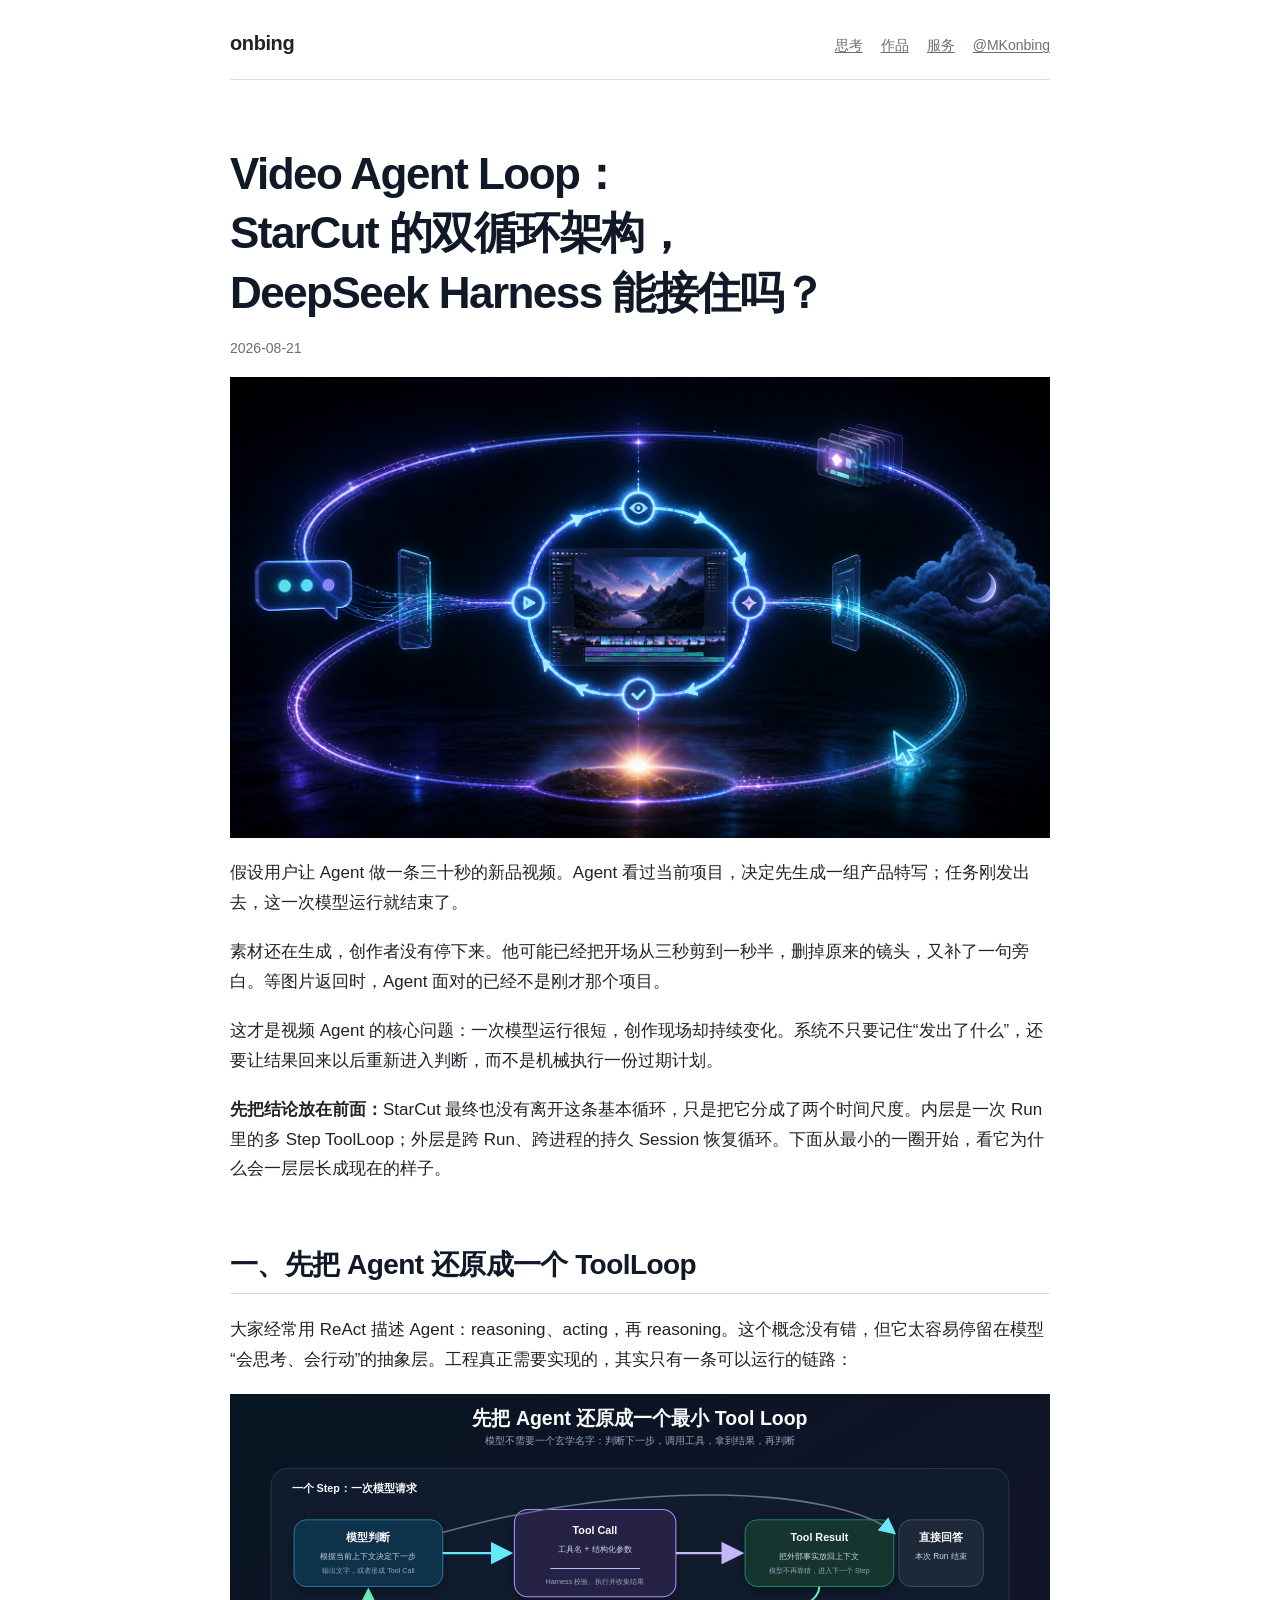
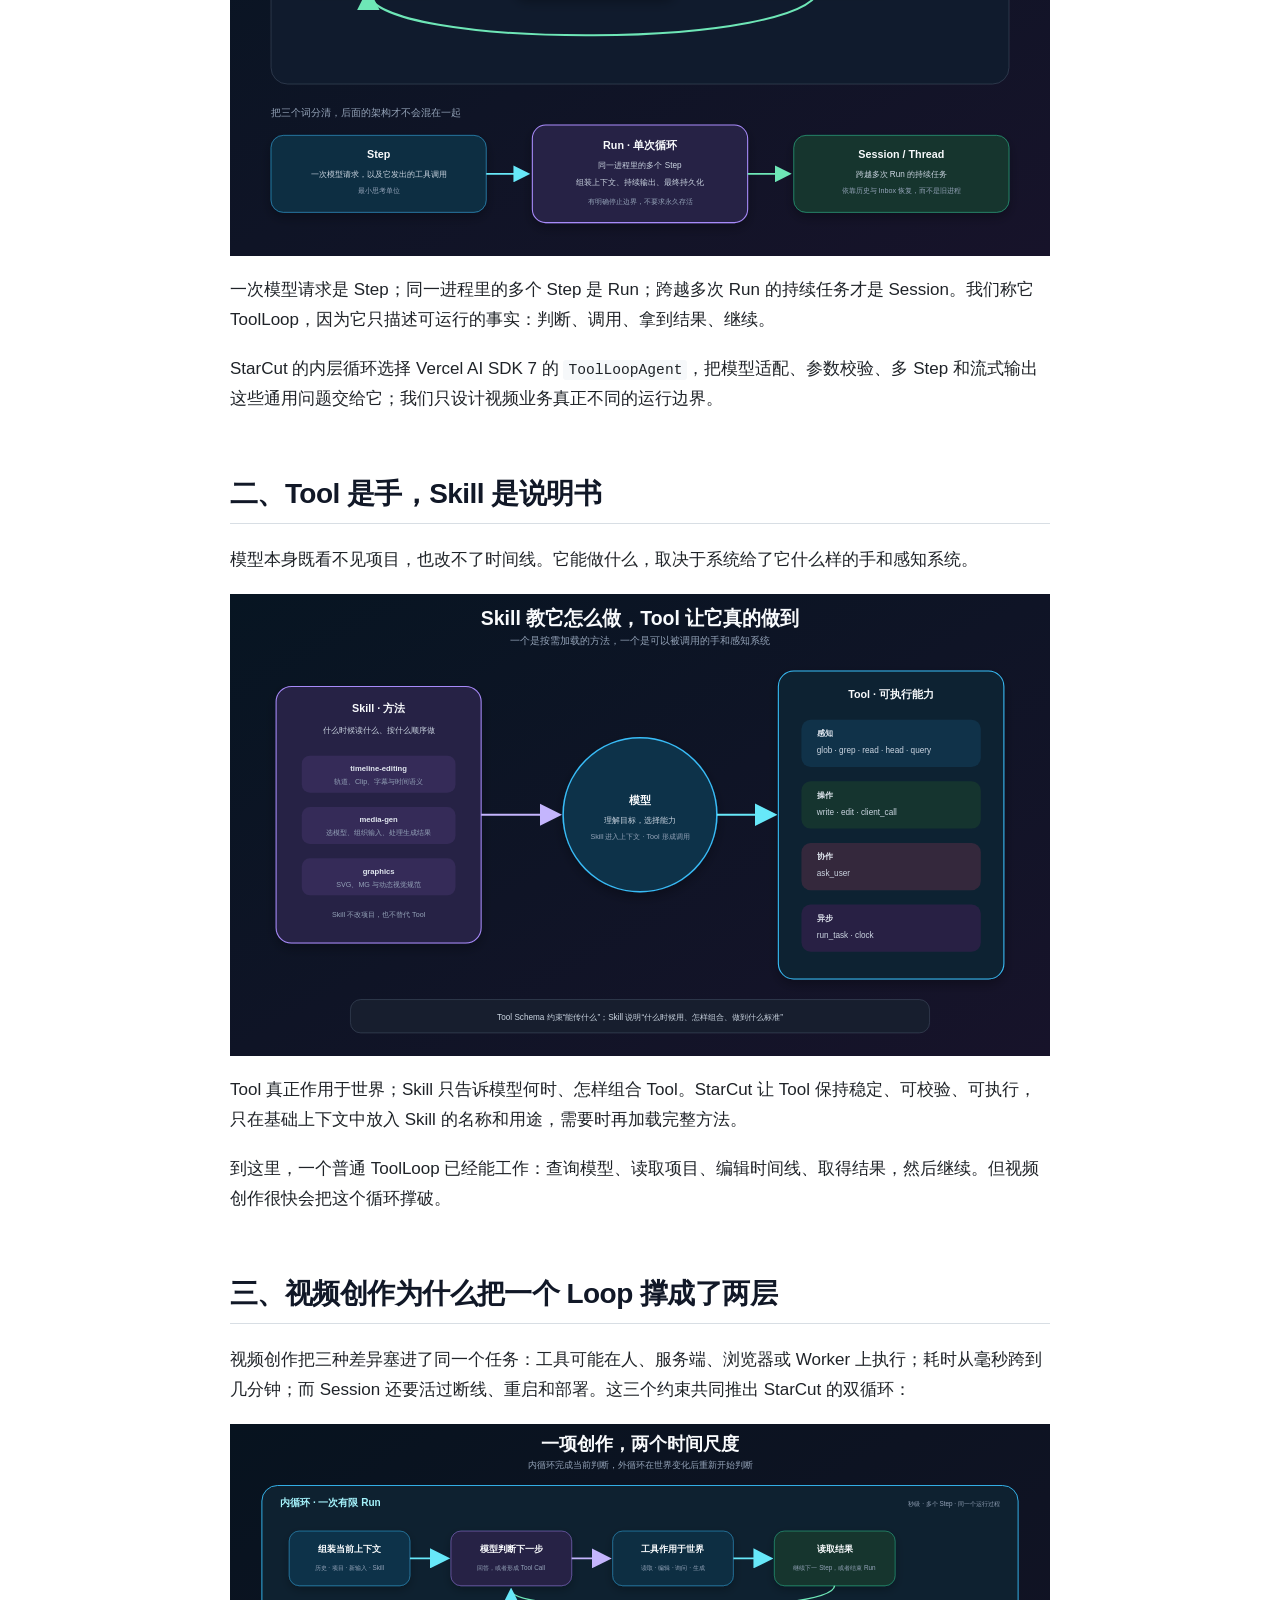
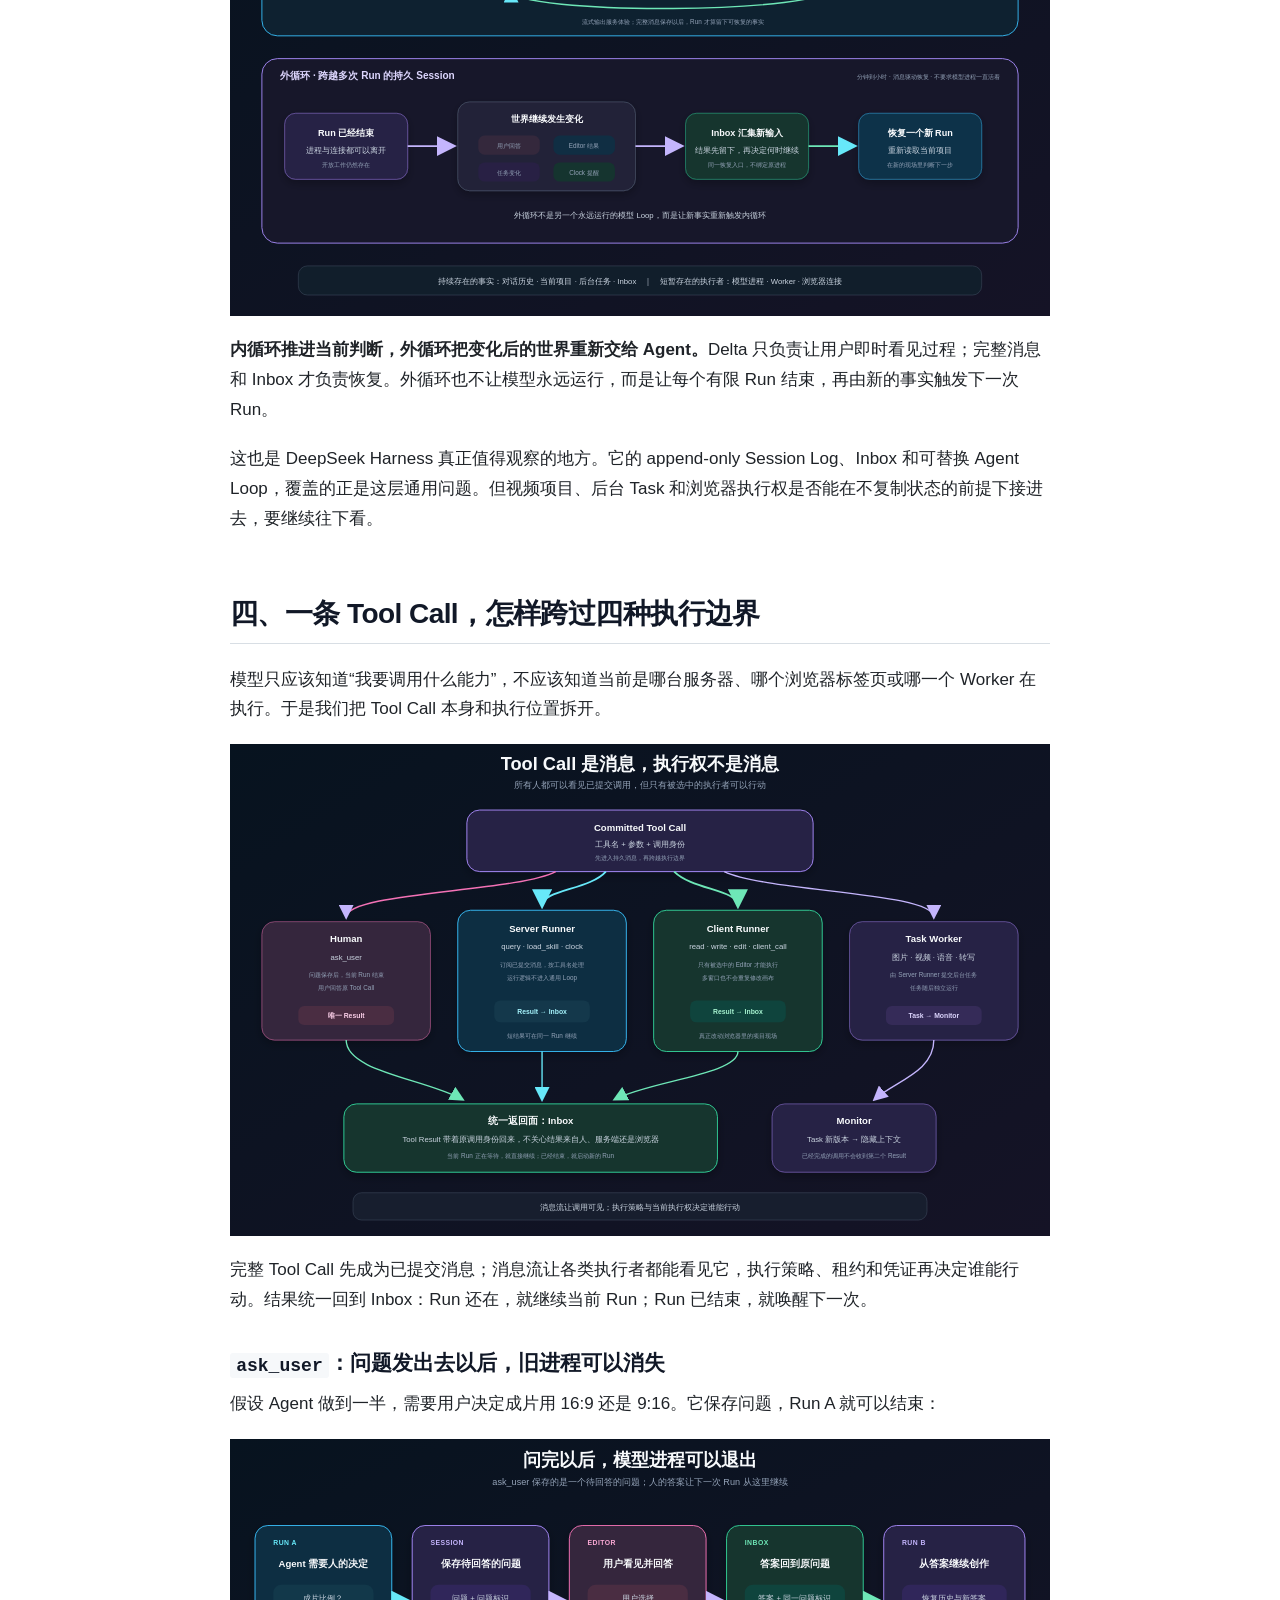
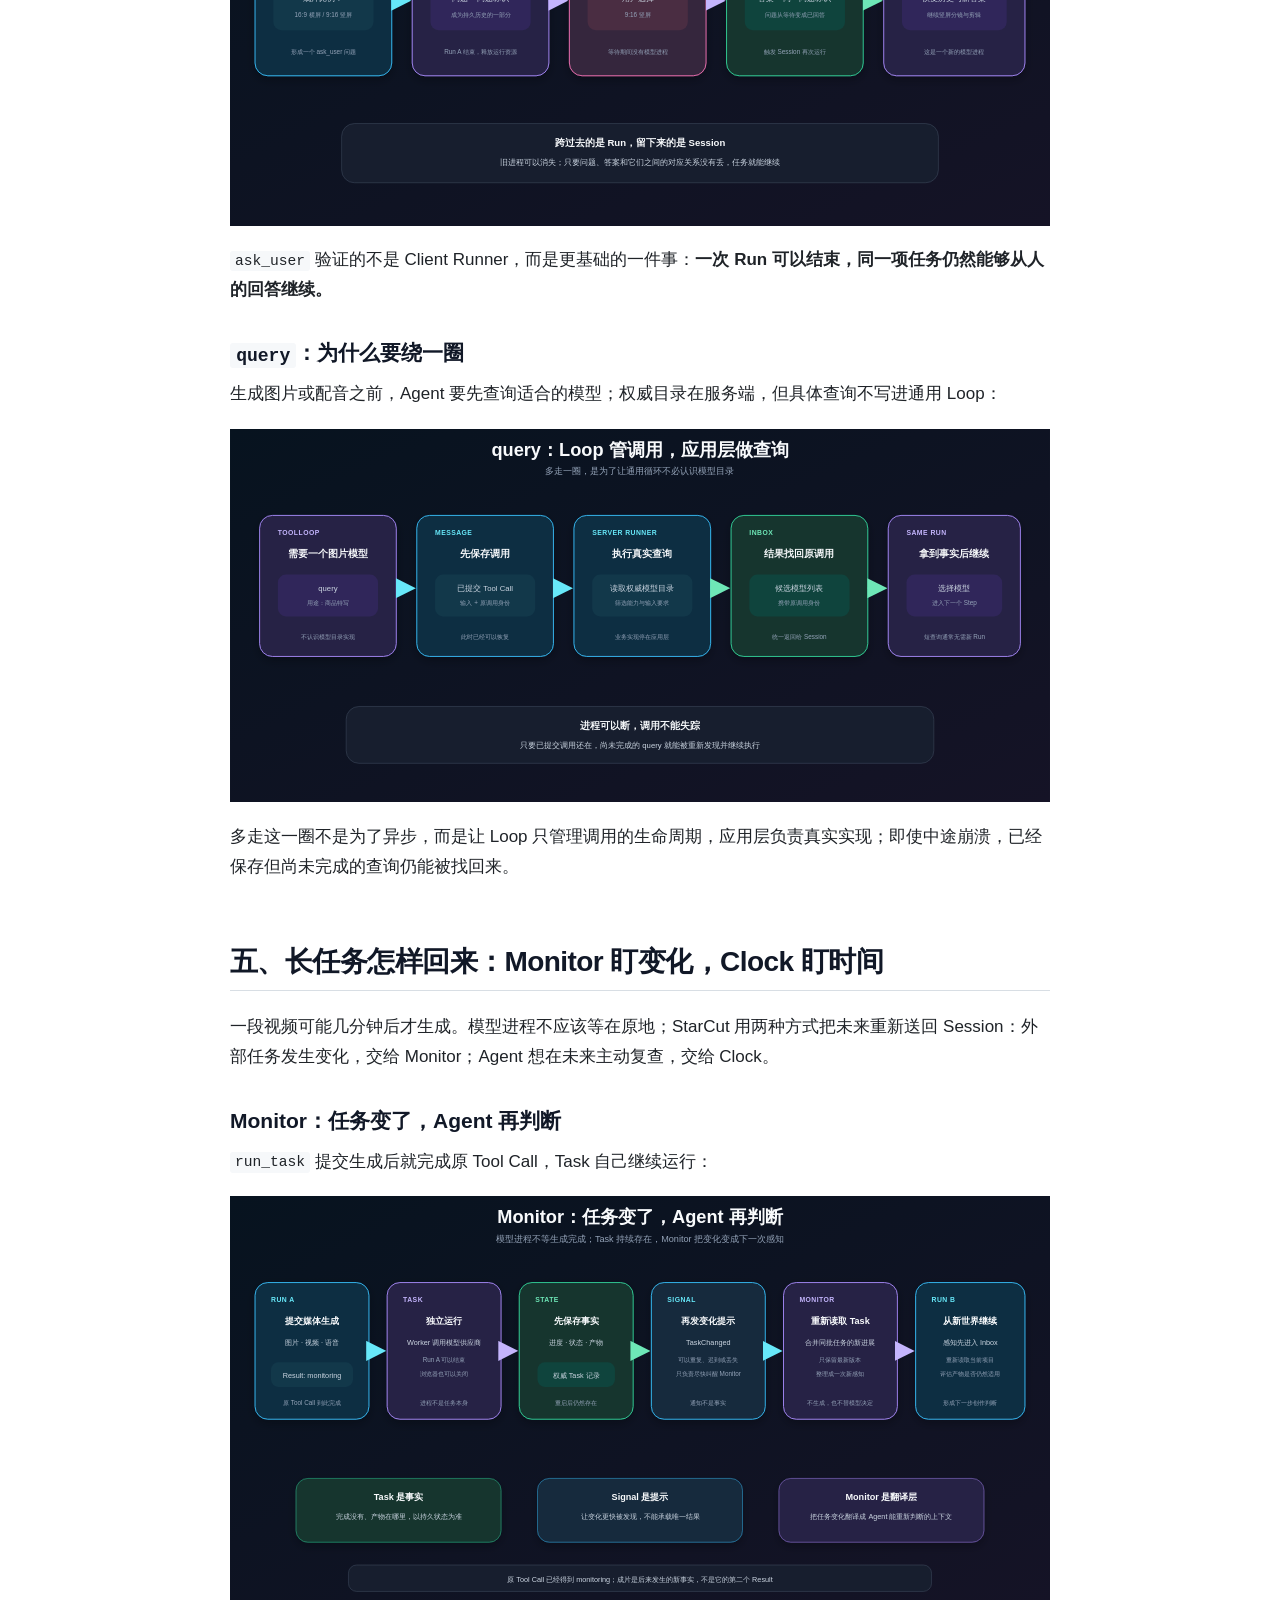
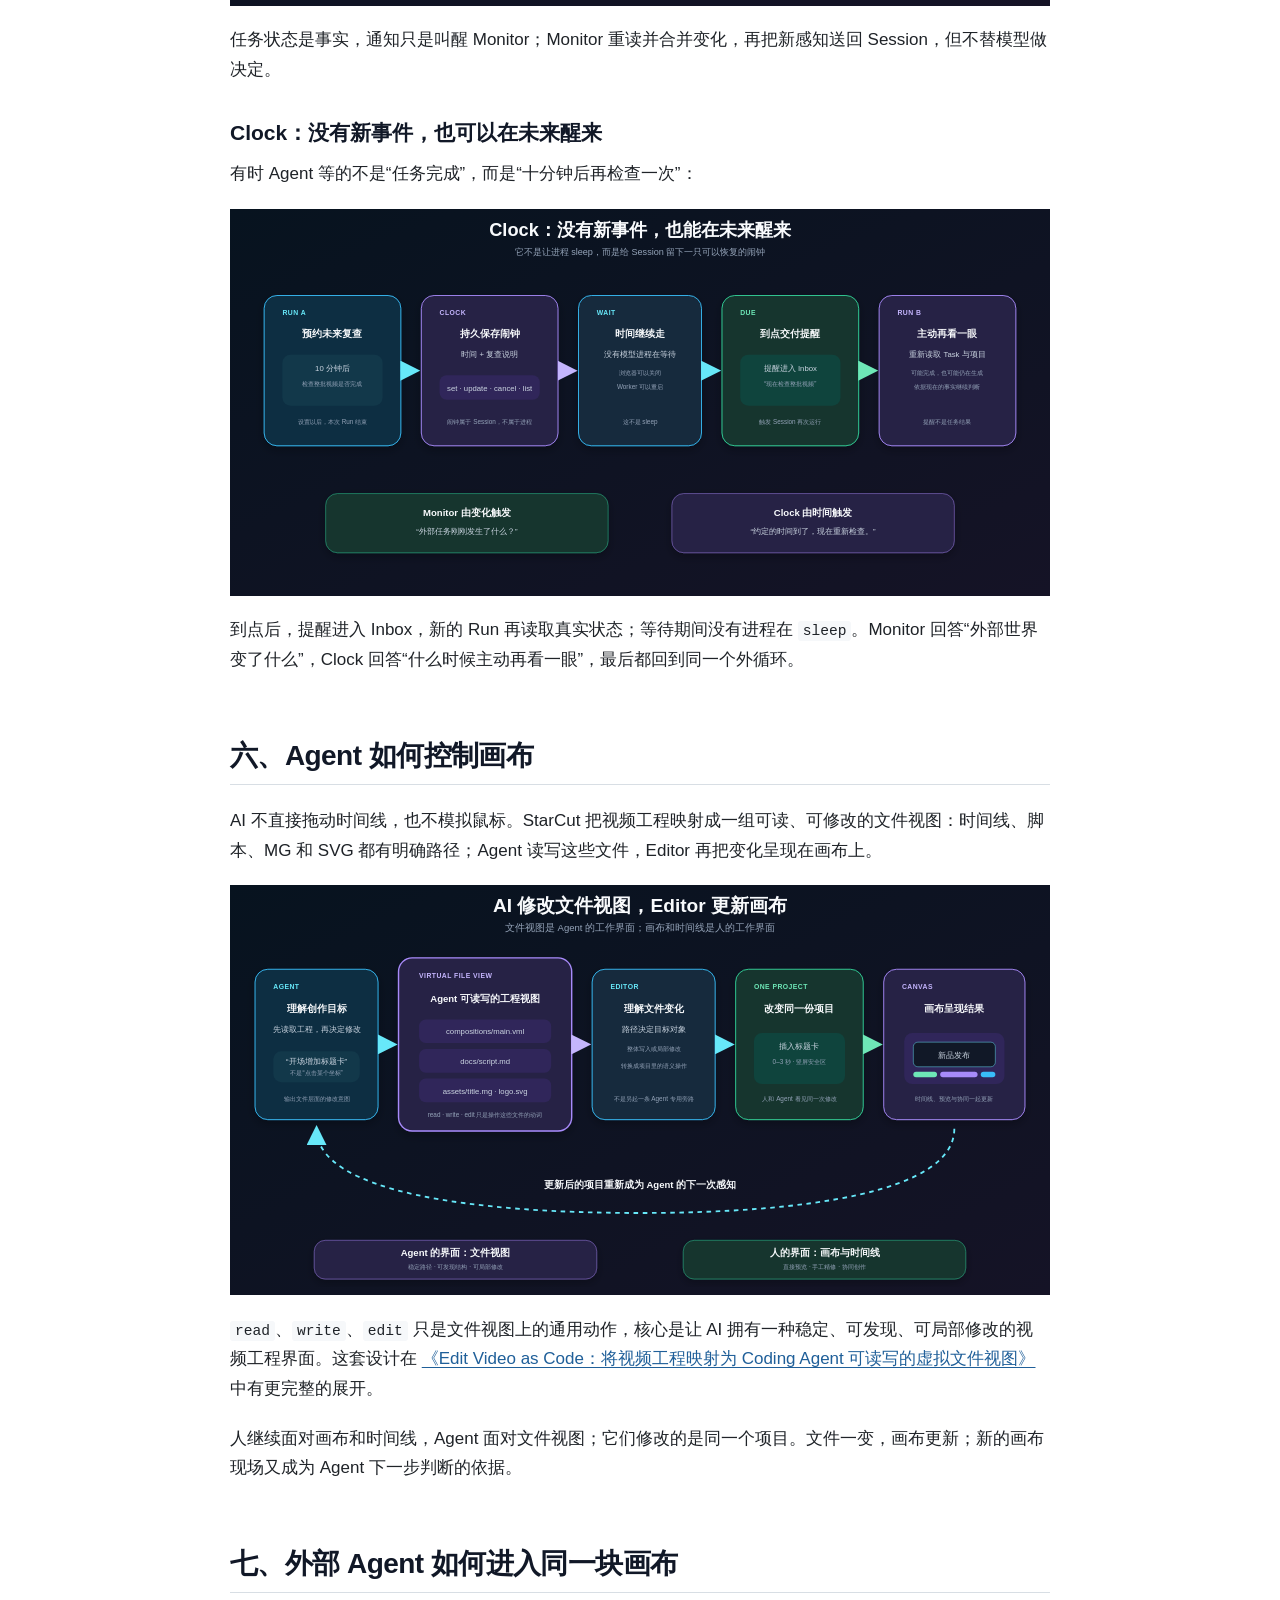
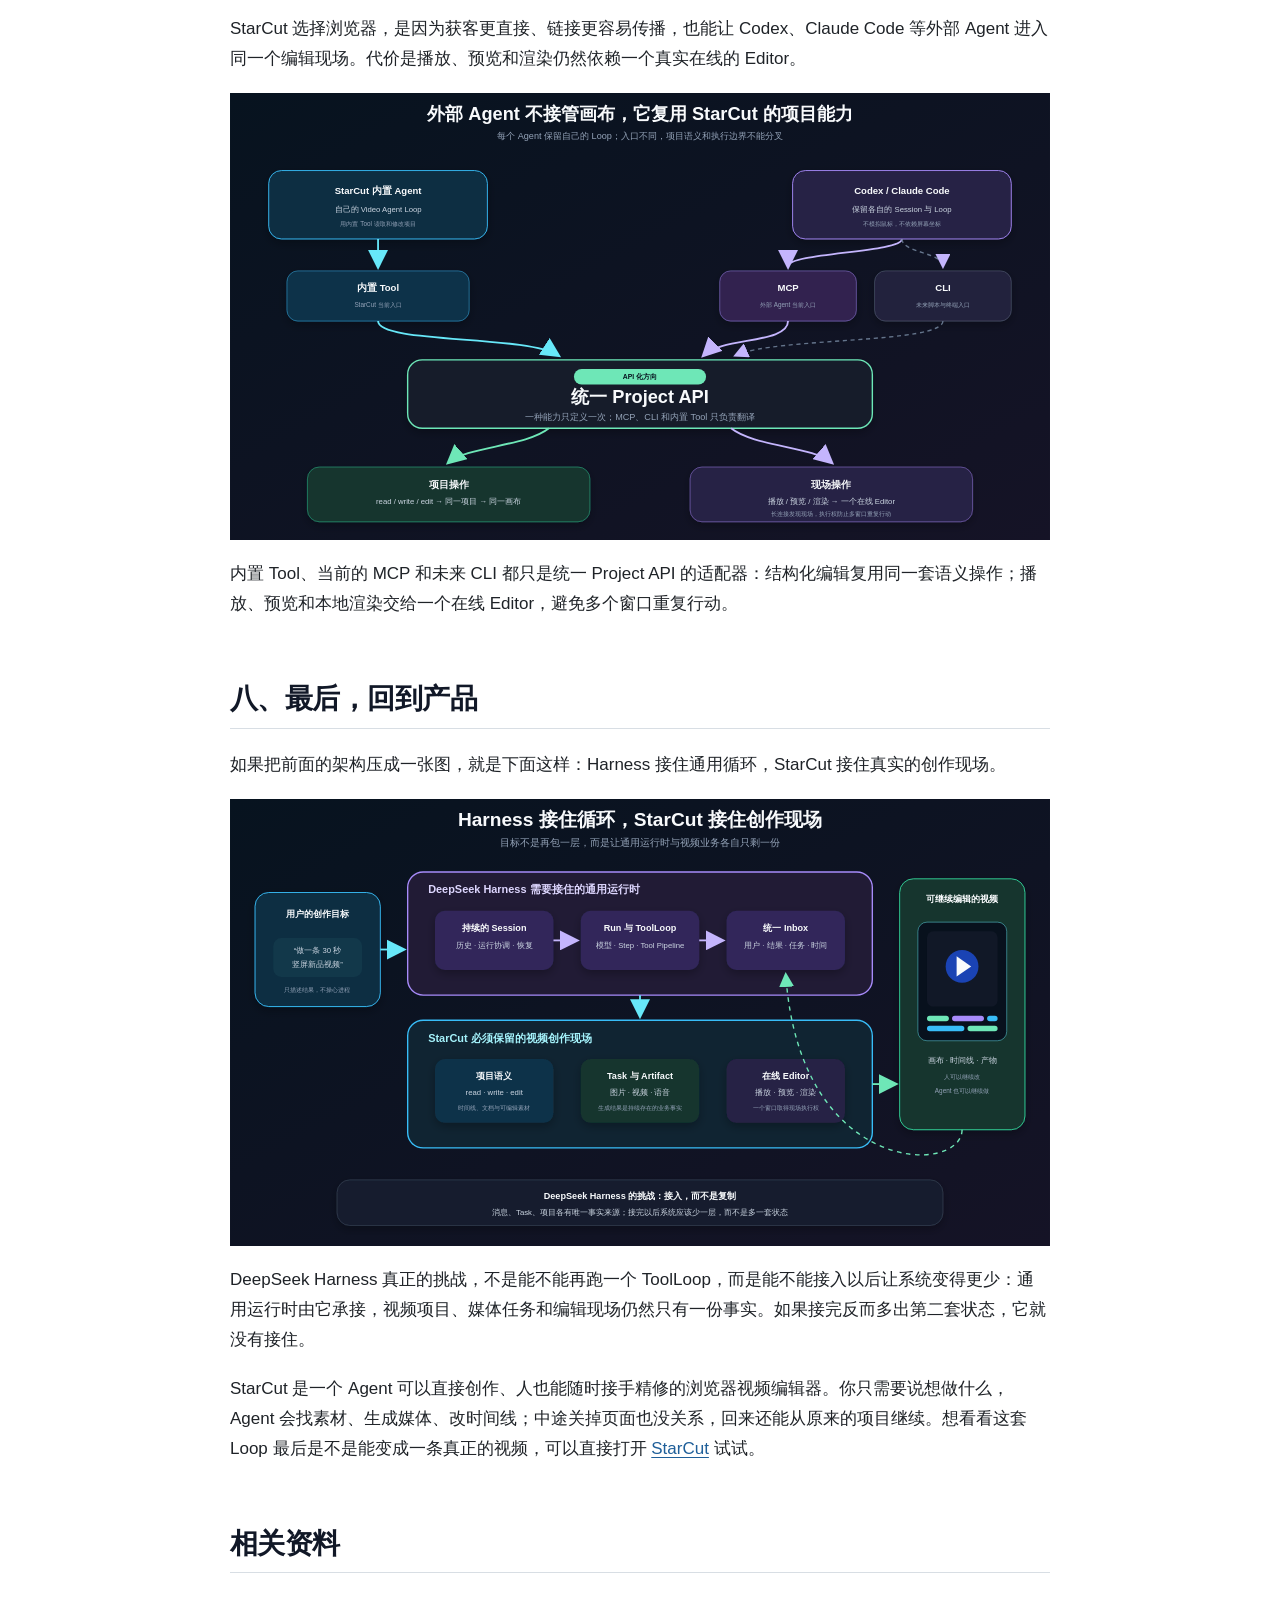
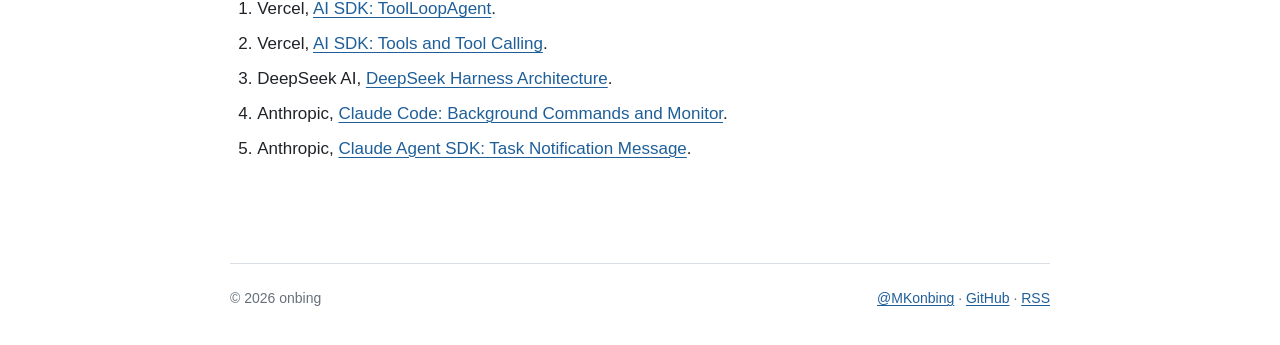
<file: blog/video-agent-loop.html>
<!doctype html>
<html lang="zh-CN">
<head>
  <meta charset="utf-8">
  <meta name="viewport" content="width=device-width, initial-scale=1">
  <title>Video Agent Loop：StarCut 的双循环架构，DeepSeek Harness 能接住吗？ | onbing</title>
  <meta name="description" content="从最小 ToolLoop 出发，沿着双循环、执行边界、长任务与画布控制逐层展开，解释 StarCut 如何形成可恢复、可感知、能真正完成视频创作的 Agent 架构。">
  <meta name="author" content="onbing">
  <meta name="robots" content="index,follow,max-image-preview:large">
  <link rel="canonical" href="https://onbing.com/blog/video-agent-loop">
  <link rel="icon" href="/assets/favicon.svg" type="image/svg+xml">
  <link rel="stylesheet" href="/assets/site.css?v=20260821-3">
  <link rel="alternate" type="application/rss+xml" title="onbing RSS" href="https://onbing.com/feed.xml">
  <meta property="og:type" content="article">
  <meta property="og:site_name" content="onbing">
  <meta property="og:title" content="Video Agent Loop：StarCut 的双循环架构，DeepSeek Harness 能接住吗？">
  <meta property="og:description" content="从最小 ToolLoop 出发，沿着双循环、执行边界、长任务与画布控制逐层展开，解释 StarCut 如何形成可恢复、可感知、能真正完成视频创作的 Agent 架构。">
  <meta property="og:url" content="https://onbing.com/blog/video-agent-loop">
  <meta property="og:image" content="https://onbing.com/assets/posts/video-agent-loop/cover.png">
  <meta property="og:image:width" content="1672">
  <meta property="og:image:height" content="941">
  <meta property="og:locale" content="zh_CN">
  <meta property="article:published_time" content="2026-08-21T00:00:00+08:00">
  <meta property="article:modified_time" content="2026-08-21T00:00:00+08:00">
  <meta name="twitter:card" content="summary_large_image">
  <meta name="twitter:creator" content="@MKonbing">
  <meta name="twitter:title" content="Video Agent Loop：StarCut 的双循环架构，DeepSeek Harness 能接住吗？">
  <meta name="twitter:description" content="从最小 ToolLoop 出发，沿着双循环、执行边界、长任务与画布控制逐层展开，解释 StarCut 如何形成可恢复、可感知、能真正完成视频创作的 Agent 架构。">
  <meta name="twitter:image" content="https://onbing.com/assets/posts/video-agent-loop/cover.png">
  <script type="application/ld+json">
{
  "@context": "https://schema.org",
  "@type": "BlogPosting",
  "headline": "Video Agent Loop：StarCut 的双循环架构，DeepSeek Harness 能接住吗？",
  "description": "从最小 ToolLoop 出发，沿着双循环、执行边界、长任务与画布控制逐层展开，解释 StarCut 如何形成可恢复、可感知、能真正完成视频创作的 Agent 架构。",
  "image": "https://onbing.com/assets/posts/video-agent-loop/cover.png",
  "datePublished": "2026-08-21",
  "dateModified": "2026-08-21",
  "author": {
    "@type": "Person",
    "name": "onbing",
    "url": "https://onbing.com/",
    "sameAs": ["https://x.com/MKonbing", "https://github.com/yanbingbing"]
  },
  "publisher": {
    "@type": "Person",
    "name": "onbing",
    "url": "https://onbing.com/"
  },
  "mainEntityOfPage": "https://onbing.com/blog/video-agent-loop",
  "inLanguage": "zh-CN"
}
  </script>
</head>
<body>
  <a class="skip-link" href="#main">跳到正文</a>
  <header class="site-header">
    <a class="site-brand" href="/" aria-label="onbing 首页">onbing</a>
    <nav class="site-nav" aria-label="站点导航">
      <a href="/#thinking">思考</a>
      <a href="/#works">作品</a>
      <a href="/#services">服务</a>
      <a href="https://x.com/MKonbing" rel="me">@MKonbing</a>
    </nav>
  </header>

  <main class="page" id="main">
    <article class="post-body post-body--diagram-scroll">
      <h1><span class="post-title-line post-title-nowrap">Video Agent Loop：</span><span class="post-title-line post-title-nowrap">StarCut 的双循环架构，</span><span class="post-title-line"><span class="post-title-mobile-line">DeepSeek Harness</span> <span class="post-title-mobile-line">能接住吗？</span></span></h1>
      <p class="post-meta"><time datetime="2026-08-21">2026-08-21</time></p>
      <p><img src="/assets/posts/video-agent-loop/cover.png" alt="Video Agent Loop：模型通过工具进入持续变化的视频项目"></p>

      <p>假设用户让 Agent 做一条三十秒的新品视频。Agent 看过当前项目，决定先生成一组产品特写；任务刚发出去，这一次模型运行就结束了。</p>
      <p>素材还在生成，创作者没有停下来。他可能已经把开场从三秒剪到一秒半，删掉原来的镜头，又补了一句旁白。等图片返回时，Agent 面对的已经不是刚才那个项目。</p>
      <p>这才是视频 Agent 的核心问题：一次模型运行很短，创作现场却持续变化。系统不只要记住“发出了什么”，还要让结果回来以后重新进入判断，而不是机械执行一份过期计划。</p>
      <p><strong>先把结论放在前面：</strong>StarCut 最终也没有离开这条基本循环，只是把它分成了两个时间尺度。内层是一次 Run 里的多 Step ToolLoop；外层是跨 Run、跨进程的持久 Session 恢复循环。下面从最小的一圈开始，看它为什么会一层层长成现在的样子。</p>

      <h2>一、先把 Agent 还原成一个 ToolLoop</h2>
      <p>大家经常用 ReAct 描述 Agent：reasoning、acting，再 reasoning。这个概念没有错，但它太容易停留在模型“会思考、会行动”的抽象层。工程真正需要实现的，其实只有一条可以运行的链路：</p>
      <p><img src="/assets/posts/video-agent-loop/tool-loop-foundation-v2.svg?v=20260821-2" alt="最小 Tool Loop：模型判断、调用工具、读取结果并进入下一步；多个 Step 构成 Run，多次 Run 构成 Session"></p>
      <p>一次模型请求是 Step；同一进程里的多个 Step 是 Run；跨越多次 Run 的持续任务才是 Session。我们称它 ToolLoop，因为它只描述可运行的事实：判断、调用、拿到结果、继续。</p>
      <p>StarCut 的内层循环选择 Vercel AI SDK 7 的 <code>ToolLoopAgent</code>，把模型适配、参数校验、多 Step 和流式输出这些通用问题交给它；我们只设计视频业务真正不同的运行边界。</p>

      <h2>二、Tool 是手，Skill 是说明书</h2>
      <p>模型本身既看不见项目，也改不了时间线。它能做什么，取决于系统给了它什么样的手和感知系统。</p>
      <p><img src="/assets/posts/video-agent-loop/tool-skill-kit-v2.svg?v=20260821-2" alt="Skill 是按需加载的方法，Tool 是视频 Agent 的感知、操作、协作和异步能力"></p>
      <p>Tool 真正作用于世界；Skill 只告诉模型何时、怎样组合 Tool。StarCut 让 Tool 保持稳定、可校验、可执行，只在基础上下文中放入 Skill 的名称和用途，需要时再加载完整方法。</p>
      <p>到这里，一个普通 ToolLoop 已经能工作：查询模型、读取项目、编辑时间线、取得结果，然后继续。但视频创作很快会把这个循环撑破。</p>

      <h2>三、视频创作为什么把一个 Loop 撑成了两层</h2>
      <p>视频创作把三种差异塞进了同一个任务：工具可能在人、服务端、浏览器或 Worker 上执行；耗时从毫秒跨到几分钟；而 Session 还要活过断线、重启和部署。这三个约束共同推出 StarCut 的双循环：</p>
      <p><img src="/assets/posts/video-agent-loop/double-loop-runtime-v2.svg?v=20260821-2" alt="StarCut Video Agent Loop：内循环在一次 Run 中连续使用工具，外循环在用户、任务和项目发生变化后恢复新的 Run"></p>
      <p><strong>内循环推进当前判断，外循环把变化后的世界重新交给 Agent。</strong>Delta 只负责让用户即时看见过程；完整消息和 Inbox 才负责恢复。外循环也不让模型永远运行，而是让每个有限 Run 结束，再由新的事实触发下一次 Run。</p>
      <p>这也是 DeepSeek Harness 真正值得观察的地方。它的 append-only Session Log、Inbox 和可替换 Agent Loop，覆盖的正是这层通用问题。但视频项目、后台 Task 和浏览器执行权是否能在不复制状态的前提下接进去，要继续往下看。</p>

      <h2>四、一条 Tool Call，怎样跨过四种执行边界</h2>
      <p>模型只应该知道“我要调用什么能力”，不应该知道当前是哪台服务器、哪个浏览器标签页或哪一个 Worker 在执行。于是我们把 Tool Call 本身和执行位置拆开。</p>
      <p><img src="/assets/posts/video-agent-loop/tool-execution-boundaries-v2.svg?v=20260821-3" alt="同一 Tool Call 先成为已提交消息，再分别交给 Human、Server Runner、Client Runner 或 Task Worker；结果统一回到 Inbox"></p>
      <p>完整 Tool Call 先成为已提交消息；消息流让各类执行者都能看见它，执行策略、租约和凭证再决定谁能行动。结果统一回到 Inbox：Run 还在，就继续当前 Run；Run 已结束，就唤醒下一次。</p>

      <h3><code>ask_user</code>：问题发出去以后，旧进程可以消失</h3>
      <p>假设 Agent 做到一半，需要用户决定成片用 16:9 还是 9:16。它保存问题，Run A 就可以结束：</p>
      <p><img src="/assets/posts/video-agent-loop/ask-user-resume-v2.svg?v=20260821-2" alt="ask_user 的完整时序：Run A 保存问题后结束，用户在 Editor 回答，答案进入 Inbox，Run B 从同一个问题继续"></p>
      <p><code>ask_user</code> 验证的不是 Client Runner，而是更基础的一件事：<strong>一次 Run 可以结束，同一项任务仍然能够从人的回答继续。</strong></p>

      <h3><code>query</code>：为什么要绕一圈</h3>
      <p>生成图片或配音之前，Agent 要先查询适合的模型；权威目录在服务端，但具体查询不写进通用 Loop：</p>
      <p><img src="/assets/posts/video-agent-loop/query-server-runner-v2.svg?v=20260821-1" alt="query 的完整时序：ToolLoop 保存调用，Server Runner 查询权威模型目录，结果经 Inbox 回到同一次 Run"></p>
      <p>多走这一圈不是为了异步，而是让 Loop 只管理调用的生命周期，应用层负责真实实现；即使中途崩溃，已经保存但尚未完成的查询仍能被找回来。</p>

      <h2>五、长任务怎样回来：Monitor 盯变化，Clock 盯时间</h2>
      <p>一段视频可能几分钟后才生成。模型进程不应该等在原地；StarCut 用两种方式把未来重新送回 Session：外部任务发生变化，交给 Monitor；Agent 想在未来主动复查，交给 Clock。</p>

      <h3>Monitor：任务变了，Agent 再判断</h3>
      <p><code>run_task</code> 提交生成后就完成原 Tool Call，Task 自己继续运行：</p>
      <p><img src="/assets/posts/video-agent-loop/monitor-resume-v2.svg?v=20260821-2" alt="Monitor 恢复长任务：Run A 提交任务后结束，Task 独立更新权威状态，Monitor 重新读取并整理变化，经 Inbox 唤醒 Run B"></p>
      <p>任务状态是事实，通知只是叫醒 Monitor；Monitor 重读并合并变化，再把新感知送回 Session，但不替模型做决定。</p>

      <h3>Clock：没有新事件，也可以在未来醒来</h3>
      <p>有时 Agent 等的不是“任务完成”，而是“十分钟后再检查一次”：</p>
      <p><img src="/assets/posts/video-agent-loop/clock-wakeup-v2.svg?v=20260821-2" alt="Clock 的持久唤醒：Agent 预约未来复查，闹钟独立保存，到点后提醒进入 Inbox 并启动新的 Run"></p>
      <p>到点后，提醒进入 Inbox，新的 Run 再读取真实状态；等待期间没有进程在 <code>sleep</code>。Monitor 回答“外部世界变了什么”，Clock 回答“什么时候主动再看一眼”，最后都回到同一个外循环。</p>

      <h2>六、Agent 如何控制画布</h2>
      <p>AI 不直接拖动时间线，也不模拟鼠标。StarCut 把视频工程映射成一组可读、可修改的文件视图：时间线、脚本、MG 和 SVG 都有明确路径；Agent 读写这些文件，Editor 再把变化呈现在画布上。</p>
      <p><img src="/assets/posts/video-agent-loop/canvas-write-edit-v2.svg?v=20260821-3" alt="Agent 通过文件视图控制画布：AI 读取并修改视频工程的文件视图，Editor 将变化写回同一个项目，时间线与画布随之更新"></p>
      <p><code>read</code>、<code>write</code>、<code>edit</code> 只是文件视图上的通用动作，核心是让 AI 拥有一种稳定、可发现、可局部修改的视频工程界面。这套设计在 <a href="/blog/edit-video-as-code">《Edit Video as Code：将视频工程映射为 Coding Agent 可读写的虚拟文件视图》</a> 中有更完整的展开。</p>
      <p>人继续面对画布和时间线，Agent 面对文件视图；它们修改的是同一个项目。文件一变，画布更新；新的画布现场又成为 Agent 下一步判断的依据。</p>

      <h2>七、外部 Agent 如何进入同一块画布</h2>
      <p>StarCut 选择浏览器，是因为获客更直接、链接更容易传播，也能让 Codex、Claude Code 等外部 Agent 进入同一个编辑现场。代价是播放、预览和渲染仍然依赖一个真实在线的 Editor。</p>
      <p><img src="/assets/posts/video-agent-loop/client-canvas-sequence-v2.svg?v=20260821-2" alt="内置 Agent、MCP 和未来 CLI 通过统一 Project API 复用同一套画布能力，现场命令只交给一个在线 Editor"></p>
      <p>内置 Tool、当前的 MCP 和未来 CLI 都只是统一 Project API 的适配器：结构化编辑复用同一套语义操作；播放、预览和本地渲染交给一个在线 Editor，避免多个窗口重复行动。</p>

      <h2>八、最后，回到产品</h2>
      <p>如果把前面的架构压成一张图，就是下面这样：Harness 接住通用循环，StarCut 接住真实的创作现场。</p>
      <p><img src="/assets/posts/video-agent-loop/video-agent-architecture-final-v2.svg?v=20260821-3" alt="StarCut Video Agent 完整架构：DeepSeek Harness 可承接通用 Session、Inbox 和 ToolLoop，StarCut 保留视频项目语义、媒体任务与在线 Editor，最终产出可继续编辑的视频项目"></p>
      <p>DeepSeek Harness 真正的挑战，不是能不能再跑一个 ToolLoop，而是能不能接入以后让系统变得更少：通用运行时由它承接，视频项目、媒体任务和编辑现场仍然只有一份事实。如果接完反而多出第二套状态，它就没有接住。</p>
      <p>StarCut 是一个 Agent 可以直接创作、人也能随时接手精修的浏览器视频编辑器。你只需要说想做什么，Agent 会找素材、生成媒体、改时间线；中途关掉页面也没关系，回来还能从原来的项目继续。想看看这套 Loop 最后是不是能变成一条真正的视频，可以直接打开 <a href="https://starcut.io">StarCut</a> 试试。</p>

      <h2>相关资料</h2>
      <ol>
        <li>Vercel, <a href="https://ai-sdk.dev/docs/reference/ai-sdk-core/tool-loop-agent">AI SDK: ToolLoopAgent</a>.</li>
        <li>Vercel, <a href="https://ai-sdk.dev/docs/ai-sdk-core/tools-and-tool-calling">AI SDK: Tools and Tool Calling</a>.</li>
        <li>DeepSeek AI, <a href="https://github.com/deepseek-ai/deepseek-harness/blob/master/docs/architecture.md">DeepSeek Harness Architecture</a>.</li>
        <li>Anthropic, <a href="https://code.claude.com/docs/en/tools-reference#background-commands">Claude Code: Background Commands and Monitor</a>.</li>
        <li>Anthropic, <a href="https://code.claude.com/docs/en/agent-sdk/python#tasknotificationmessage">Claude Agent SDK: Task Notification Message</a>.</li>
      </ol>
    </article>
  </main>

  <footer class="site-footer">
    <p>© 2026 onbing</p>
    <p><a href="https://x.com/MKonbing" rel="me">@MKonbing</a> · <a href="https://github.com/yanbingbing" rel="me">GitHub</a> · <a href="/feed.xml">RSS</a></p>
  </footer>
</body>
</html>
</file>
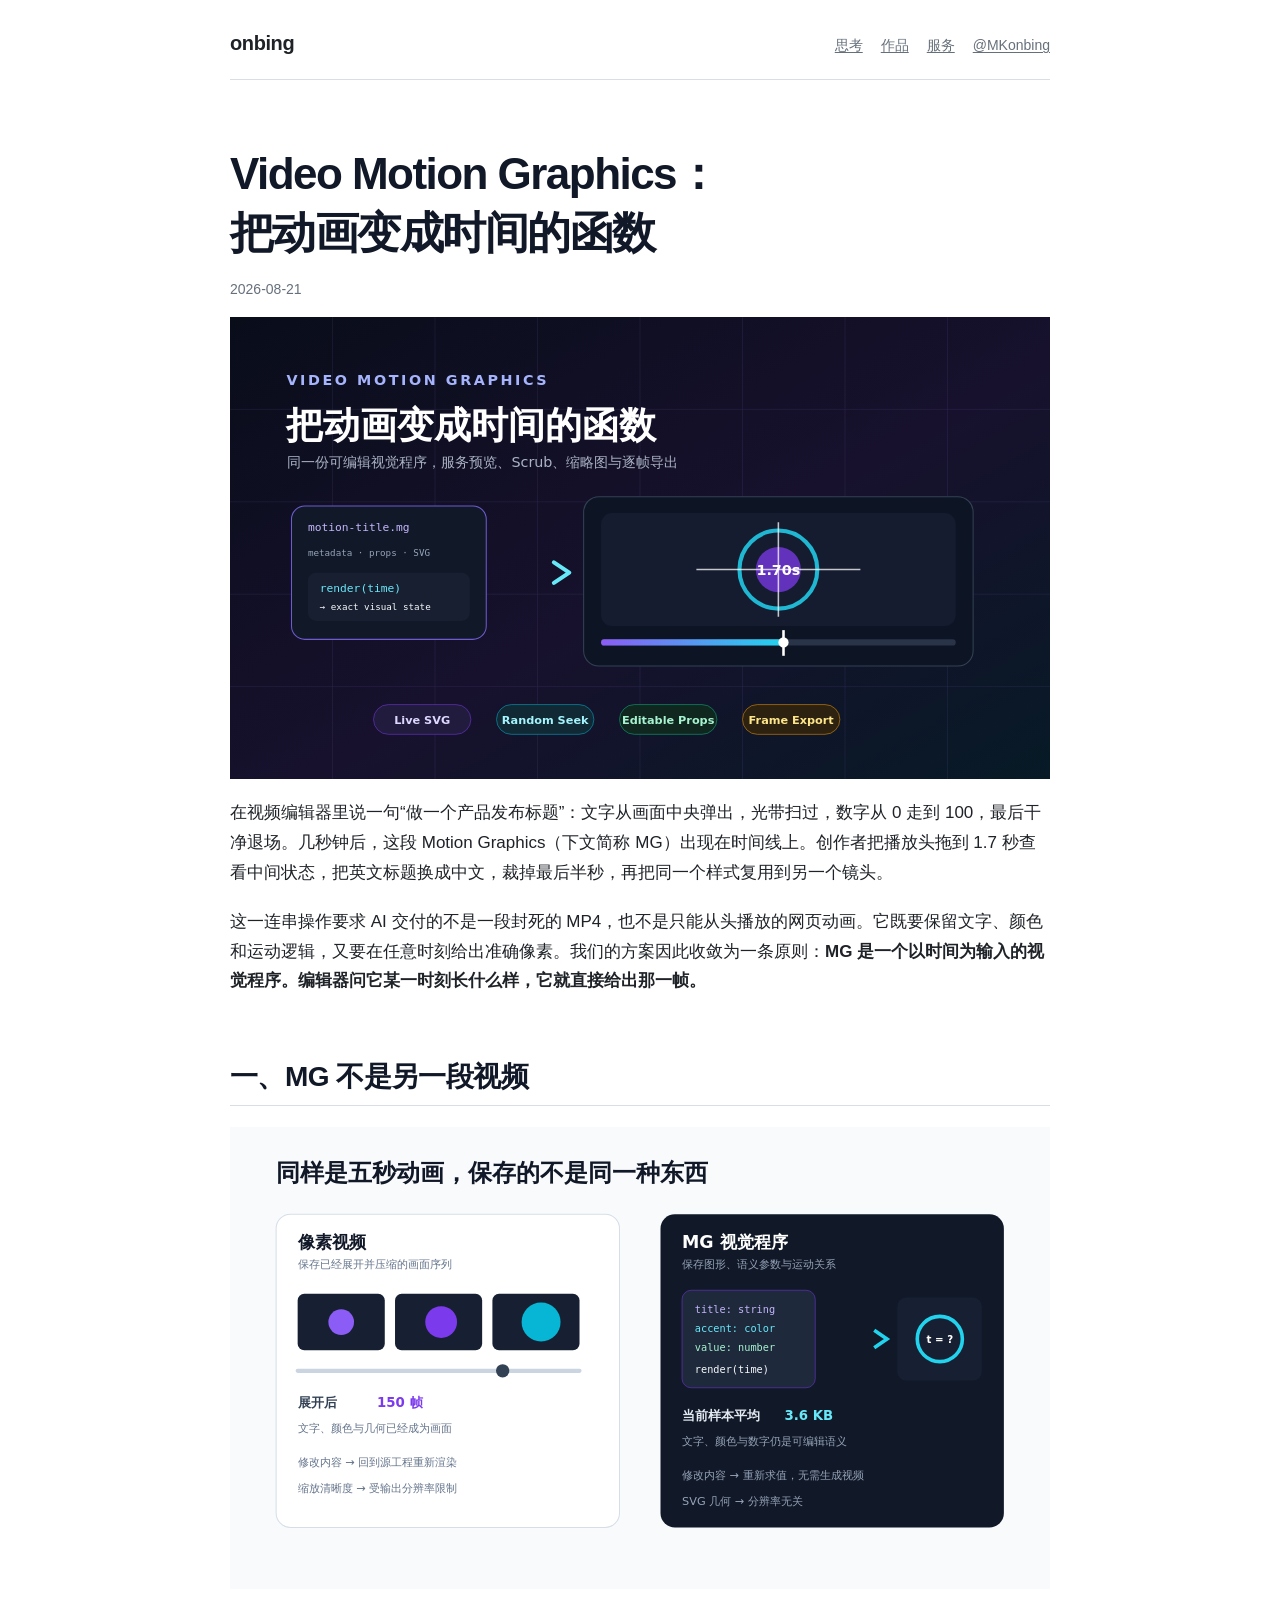
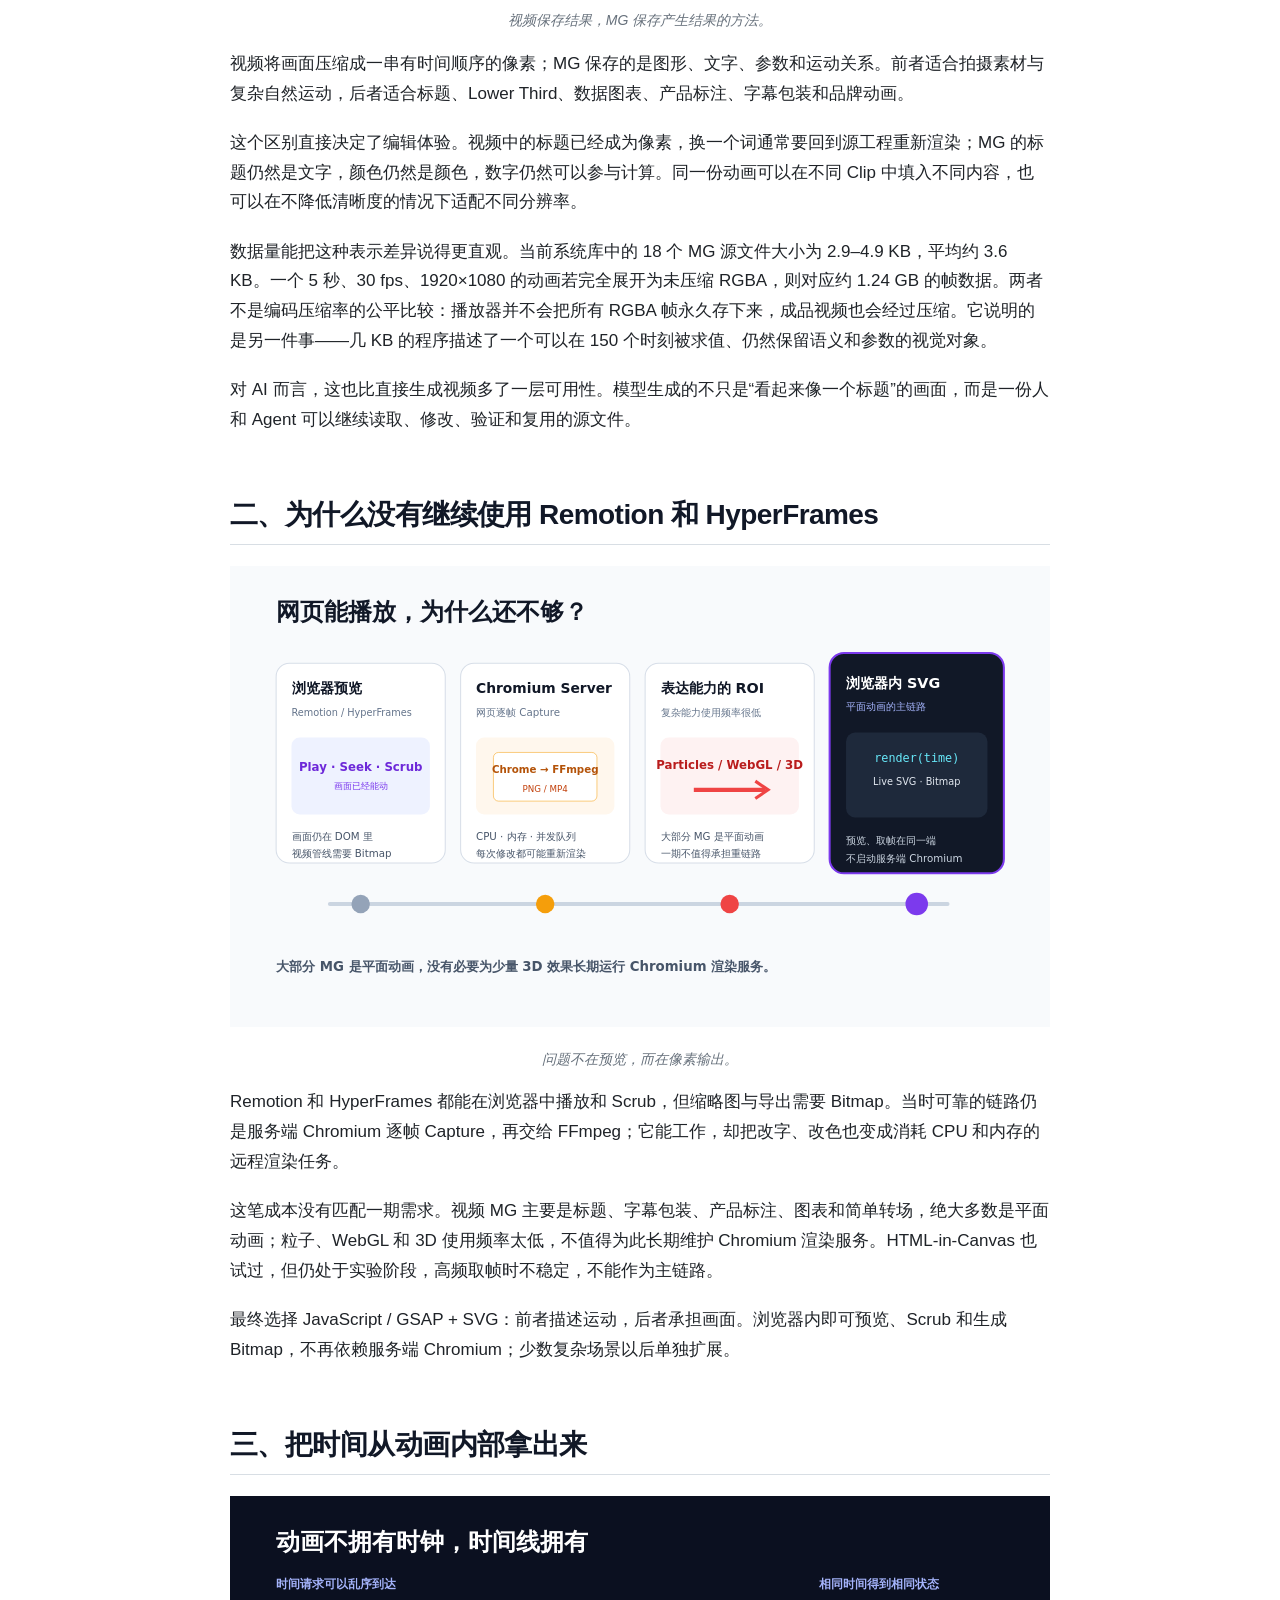
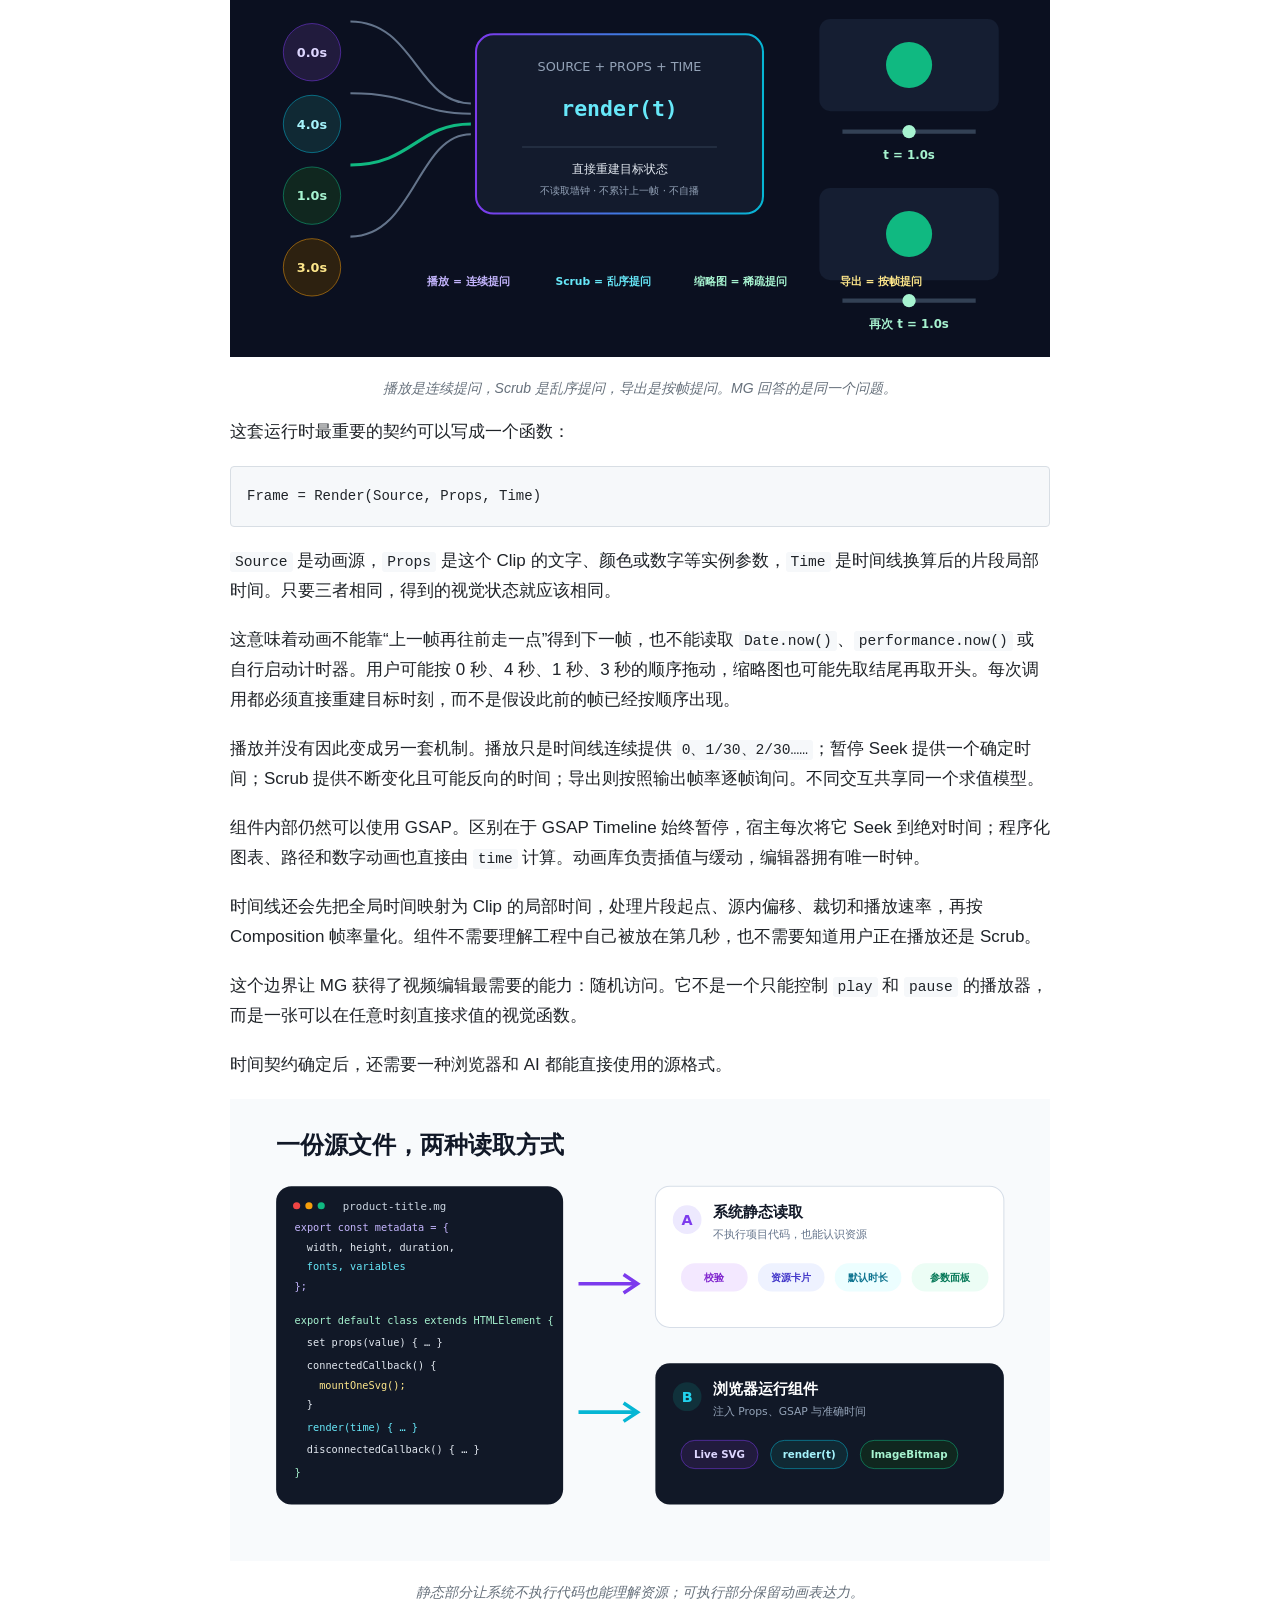
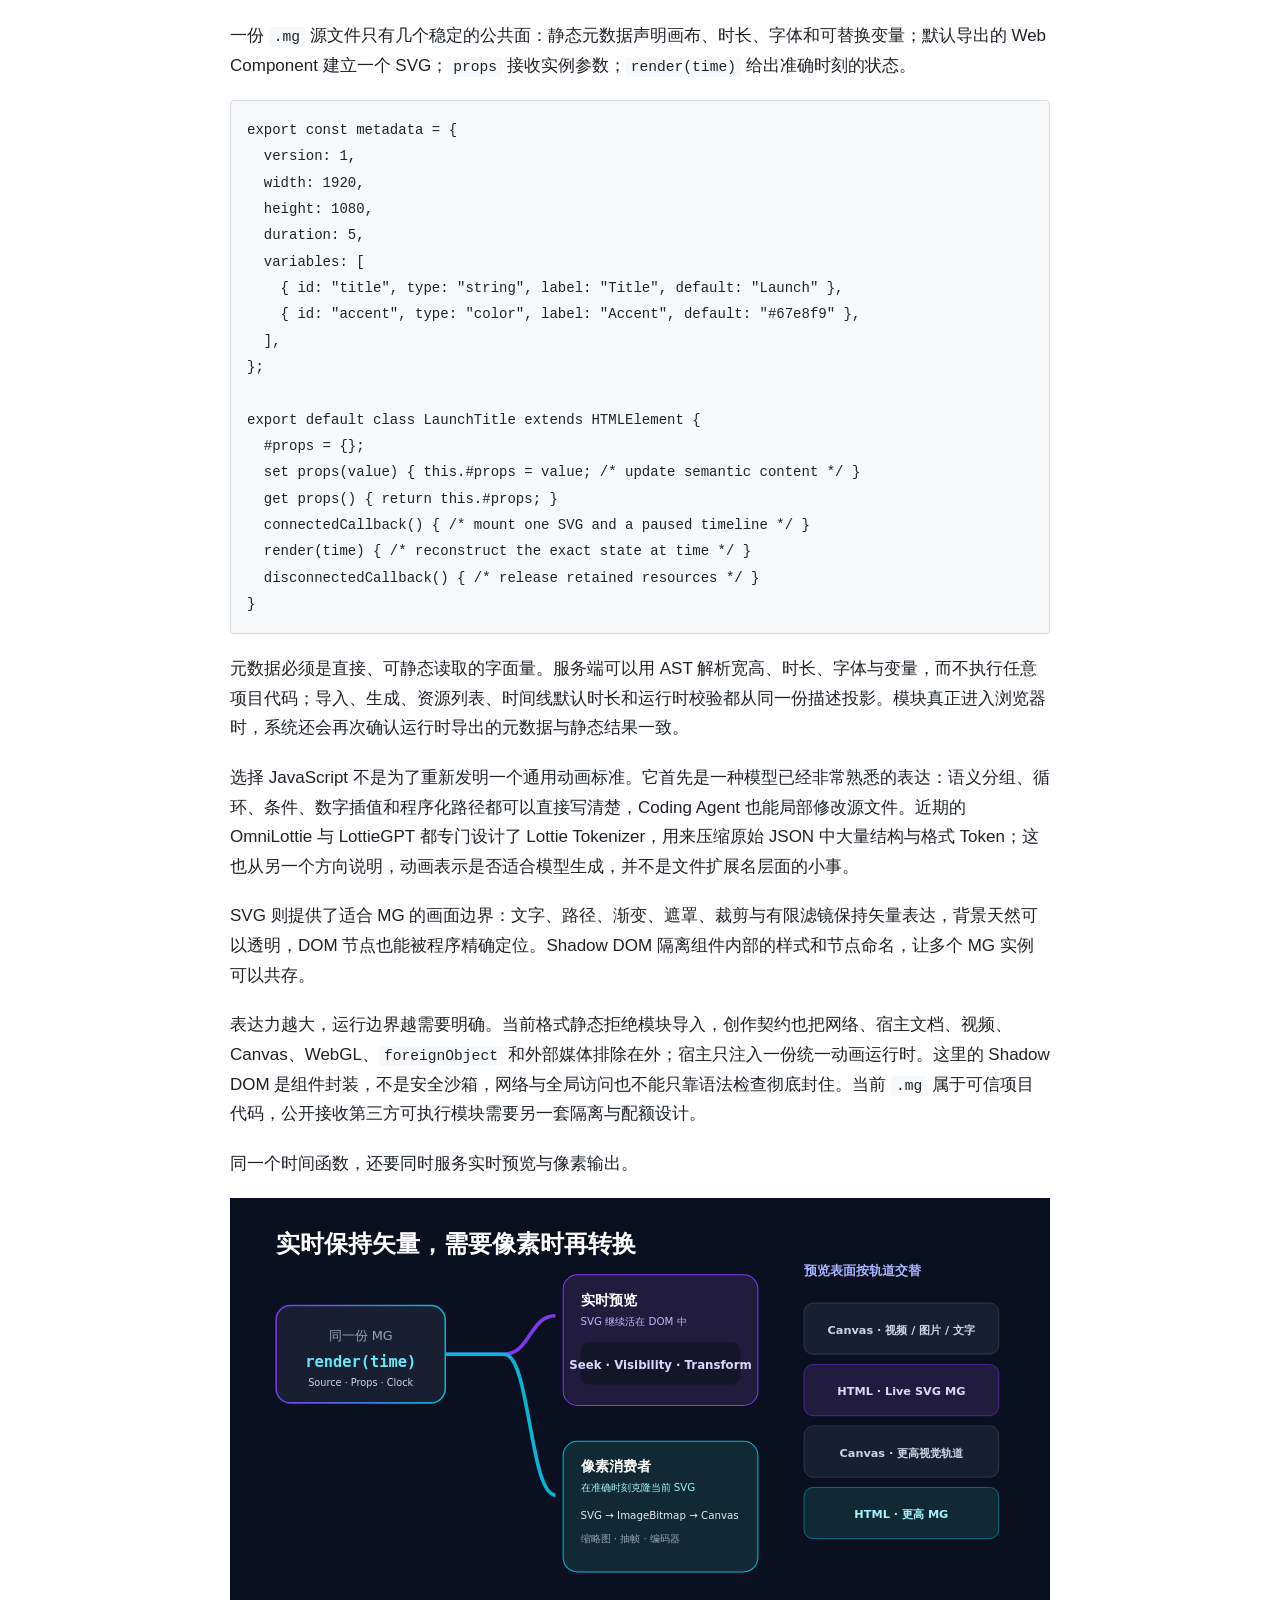
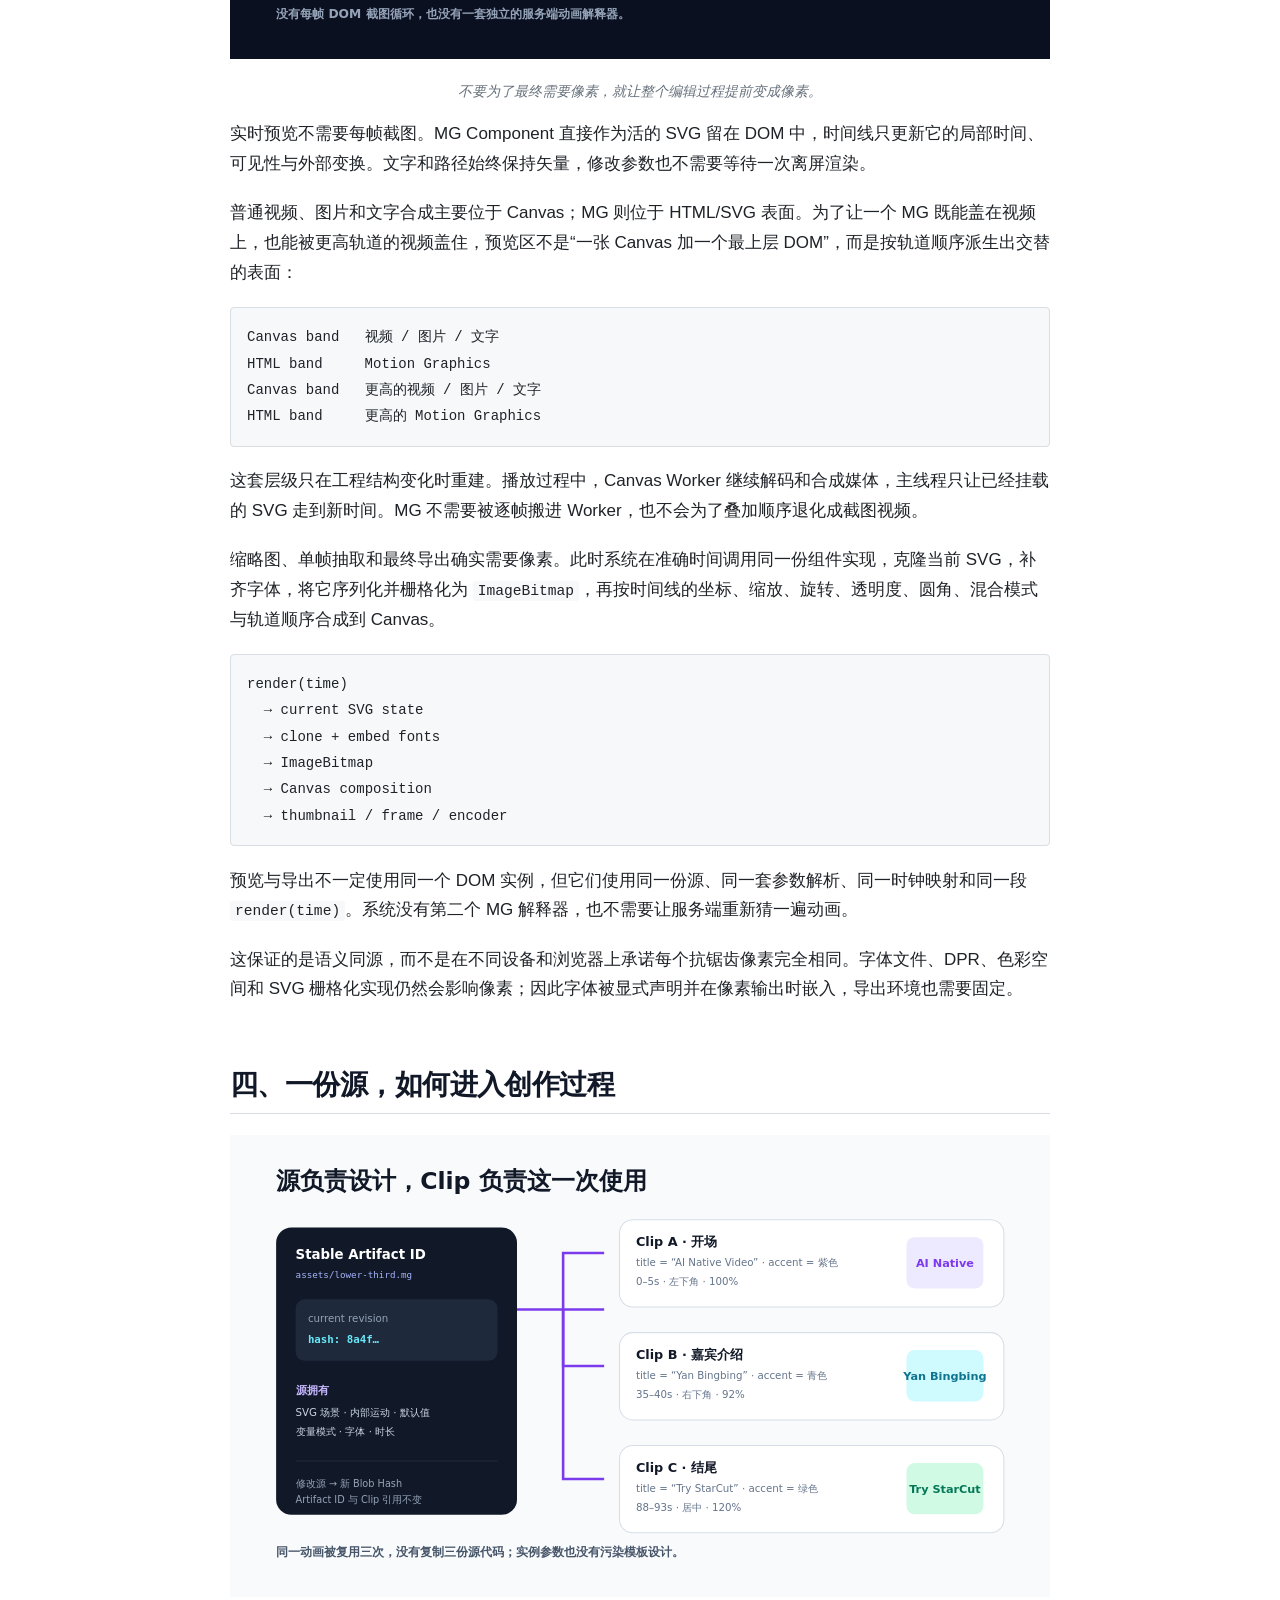
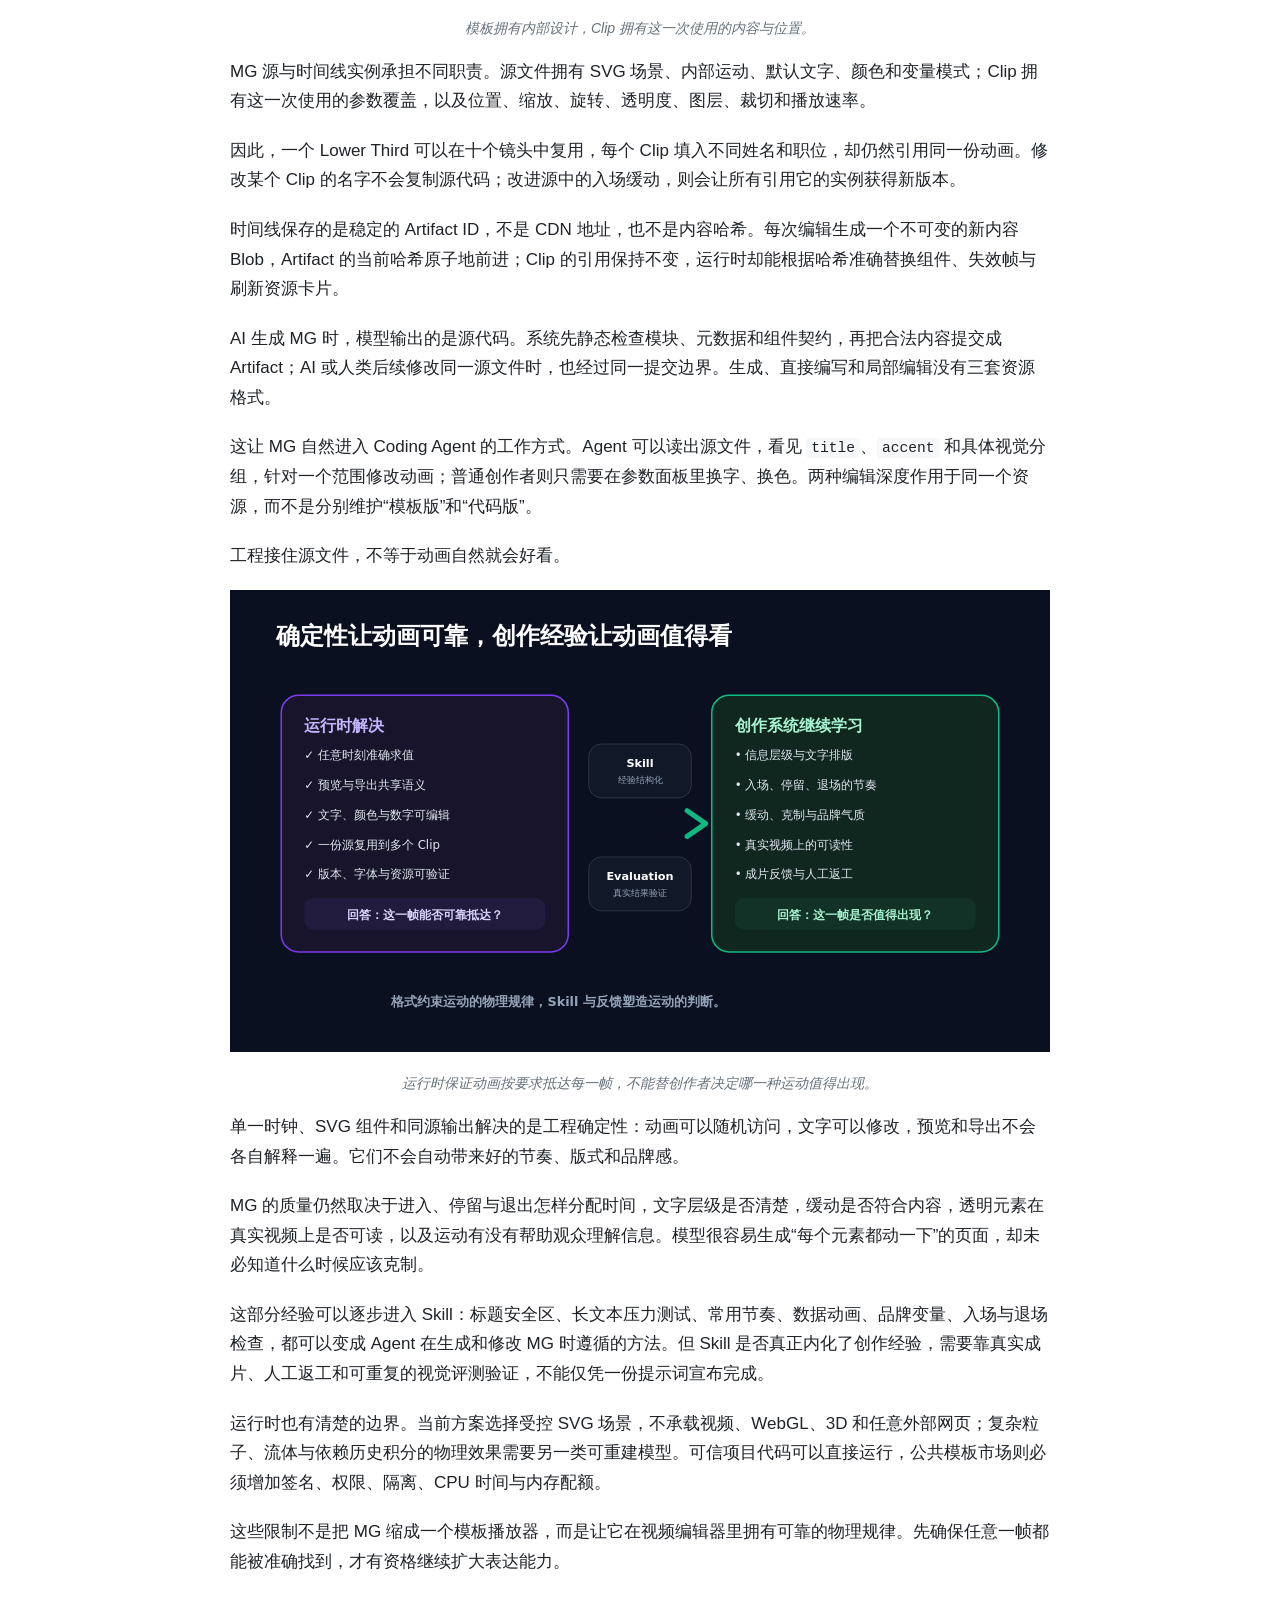
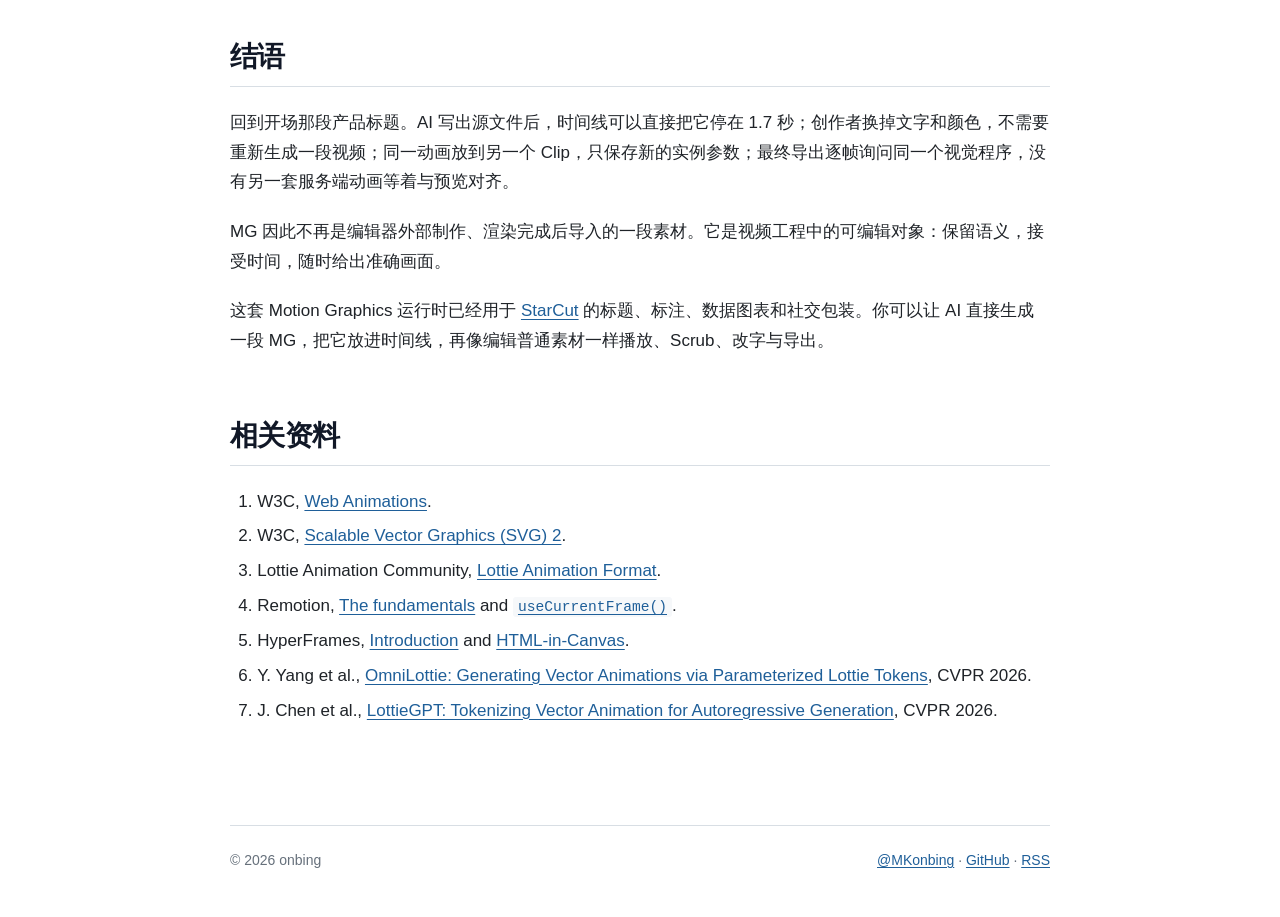
<file: blog/video-motion-graphics.html>
<!doctype html>
<html lang="zh-CN">
<head>
  <meta charset="utf-8">
  <meta name="viewport" content="width=device-width, initial-scale=1">
  <title>Video Motion Graphics：把动画变成时间的函数 | onbing</title>
  <meta name="description" content="网页动画能播放，为什么还不能直接进入视频管线？本文从服务端 Chromium 的成本与平面动画的实际需求出发，解释浏览器内 SVG Motion Graphics 的取舍。">
  <meta name="author" content="onbing">
  <meta name="robots" content="index,follow,max-image-preview:large">
  <link rel="canonical" href="https://onbing.com/blog/video-motion-graphics">
  <link rel="icon" href="/assets/favicon.svg" type="image/svg+xml">
  <link rel="stylesheet" href="/assets/site.css">
  <link rel="alternate" type="application/rss+xml" title="onbing RSS" href="https://onbing.com/feed.xml">
  <meta property="og:type" content="article">
  <meta property="og:site_name" content="onbing">
  <meta property="og:title" content="Video Motion Graphics：把动画变成时间的函数">
  <meta property="og:description" content="网页动画能播放，为什么还不能直接进入视频管线？本文从服务端 Chromium 的成本与平面动画的实际需求出发，解释浏览器内 SVG Motion Graphics 的取舍。">
  <meta property="og:url" content="https://onbing.com/blog/video-motion-graphics">
  <meta property="og:image" content="https://onbing.com/assets/posts/video-motion-graphics/cover.png">
  <meta property="og:image:width" content="1600">
  <meta property="og:image:height" content="900">
  <meta property="og:locale" content="zh_CN">
  <meta property="article:published_time" content="2026-08-21T00:00:00+08:00">
  <meta property="article:modified_time" content="2026-08-21T00:00:00+08:00">
  <meta name="twitter:card" content="summary_large_image">
  <meta name="twitter:creator" content="@MKonbing">
  <meta name="twitter:title" content="Video Motion Graphics：把动画变成时间的函数">
  <meta name="twitter:description" content="网页动画能播放，为什么还不能直接进入视频管线？本文从服务端 Chromium 的成本与平面动画的实际需求出发，解释浏览器内 SVG Motion Graphics 的取舍。">
  <meta name="twitter:image" content="https://onbing.com/assets/posts/video-motion-graphics/cover.png">
  <script type="application/ld+json">
{
  "@context": "https://schema.org",
  "@type": "BlogPosting",
  "headline": "Video Motion Graphics：把动画变成时间的函数",
  "description": "网页动画能播放，为什么还不能直接进入视频管线？本文从服务端 Chromium 的成本与平面动画的实际需求出发，解释浏览器内 SVG Motion Graphics 的取舍。",
  "image": "https://onbing.com/assets/posts/video-motion-graphics/cover.png",
  "datePublished": "2026-08-21",
  "dateModified": "2026-08-21",
  "author": {
    "@type": "Person",
    "name": "onbing",
    "url": "https://onbing.com/",
    "sameAs": [
      "https://x.com/MKonbing",
      "https://github.com/yanbingbing"
    ]
  },
  "publisher": {
    "@type": "Person",
    "name": "onbing",
    "url": "https://onbing.com/"
  },
  "mainEntityOfPage": "https://onbing.com/blog/video-motion-graphics",
  "inLanguage": "zh-CN"
}
  </script>
</head>
<body>
  <a class="skip-link" href="#main">跳到正文</a>
  <header class="site-header">
    <a class="site-brand" href="/" aria-label="onbing 首页">onbing</a>
    <nav class="site-nav" aria-label="站点导航">
      <a href="/#thinking">思考</a>
      <a href="/#works">作品</a>
      <a href="/#services">服务</a>
      <a href="https://x.com/MKonbing" rel="me">@MKonbing</a>
    </nav>
  </header>

  <main class="page" id="main">
    <article class="post-body">
      <h1>Video Motion Graphics：<br>把动画变成时间的函数</h1>
      <p class="post-meta"><time datetime="2026-08-21">2026-08-21</time></p>
<p><img src="/assets/posts/video-motion-graphics/cover.svg" alt="Video Motion Graphics 封面：时间线从任意时刻驱动一段可编辑 SVG 动画，预览、Scrub 与导出共享同一份视觉程序"></p>
<p>在视频编辑器里说一句“做一个产品发布标题”：文字从画面中央弹出，光带扫过，数字从 0 走到 100，最后干净退场。几秒钟后，这段 Motion Graphics（下文简称 MG）出现在时间线上。创作者把播放头拖到 1.7 秒查看中间状态，把英文标题换成中文，裁掉最后半秒，再把同一个样式复用到另一个镜头。</p>
<p>这一连串操作要求 AI 交付的不是一段封死的 MP4，也不是只能从头播放的网页动画。它既要保留文字、颜色和运动逻辑，又要在任意时刻给出准确像素。我们的方案因此收敛为一条原则：<strong>MG 是一个以时间为输入的视觉程序。编辑器问它某一时刻长什么样，它就直接给出那一帧。</strong></p>
<h2>一、MG 不是另一段视频</h2>
<p><img src="/assets/posts/video-motion-graphics/pixels-vs-program.svg" alt="像素视频保存已经展开的画面，MG 保存可被时间线反复求值的视觉逻辑"></p>
<p><em>视频保存结果，MG 保存产生结果的方法。</em></p>
<p>视频将画面压缩成一串有时间顺序的像素；MG 保存的是图形、文字、参数和运动关系。前者适合拍摄素材与复杂自然运动，后者适合标题、Lower Third、数据图表、产品标注、字幕包装和品牌动画。</p>
<p>这个区别直接决定了编辑体验。视频中的标题已经成为像素，换一个词通常要回到源工程重新渲染；MG 的标题仍然是文字，颜色仍然是颜色，数字仍然可以参与计算。同一份动画可以在不同 Clip 中填入不同内容，也可以在不降低清晰度的情况下适配不同分辨率。</p>
<p>数据量能把这种表示差异说得更直观。当前系统库中的 18 个 MG 源文件大小为 2.9–4.9 KB，平均约 3.6 KB。一个 5 秒、30 fps、1920×1080 的动画若完全展开为未压缩 RGBA，则对应约 1.24 GB 的帧数据。两者不是编码压缩率的公平比较：播放器并不会把所有 RGBA 帧永久存下来，成品视频也会经过压缩。它说明的是另一件事——几 KB 的程序描述了一个可以在 150 个时刻被求值、仍然保留语义和参数的视觉对象。</p>
<p>对 AI 而言，这也比直接生成视频多了一层可用性。模型生成的不只是“看起来像一个标题”的画面，而是一份人和 Agent 可以继续读取、修改、验证和复用的源文件。</p>
<!-- RESEARCH: Record source size, SVG node count, variable count, first-frame time and rendered-video size for the curated MG corpus. Do not present raw RGBA expansion as a codec compression benchmark. -->

<h2>二、为什么没有继续使用 Remotion 和 HyperFrames</h2>
<p><img src="/assets/posts/video-motion-graphics/architecture-evolution.svg" alt="网页动画能够播放和 Scrub，但视频编辑器还需要缩略图与导出像素；服务端 Chromium 成本较高，而一期主要是平面动画，最终选择浏览器内 SVG"></p>
<p><em>问题不在预览，而在像素输出。</em></p>
<p>Remotion 和 HyperFrames 都能在浏览器中播放和 Scrub，但缩略图与导出需要 Bitmap。当时可靠的链路仍是服务端 Chromium 逐帧 Capture，再交给 FFmpeg；它能工作，却把改字、改色也变成消耗 CPU 和内存的远程渲染任务。</p>
<p>这笔成本没有匹配一期需求。视频 MG 主要是标题、字幕包装、产品标注、图表和简单转场，绝大多数是平面动画；粒子、WebGL 和 3D 使用频率太低，不值得为此长期维护 Chromium 渲染服务。HTML-in-Canvas 也试过，但仍处于实验阶段，高频取帧时不稳定，不能作为主链路。</p>
<p>最终选择 JavaScript / GSAP + SVG：前者描述运动，后者承担画面。浏览器内即可预览、Scrub 和生成 Bitmap，不再依赖服务端 Chromium；少数复杂场景以后单独扩展。</p>
<h2>三、把时间从动画内部拿出来</h2>
<p><img src="/assets/posts/video-motion-graphics/time-as-input.svg" alt="无论时间线按怎样的顺序询问，同一个时间输入都必须得到同一个视觉状态"></p>
<p><em>播放是连续提问，Scrub 是乱序提问，导出是按帧提问。MG 回答的是同一个问题。</em></p>
<p>这套运行时最重要的契约可以写成一个函数：</p>
<pre><code class="language-text">Frame = Render(Source, Props, Time)
</code></pre>
<p><code>Source</code> 是动画源，<code>Props</code> 是这个 Clip 的文字、颜色或数字等实例参数，<code>Time</code> 是时间线换算后的片段局部时间。只要三者相同，得到的视觉状态就应该相同。</p>
<p>这意味着动画不能靠“上一帧再往前走一点”得到下一帧，也不能读取 <code>Date.now()</code>、<code>performance.now()</code> 或自行启动计时器。用户可能按 0 秒、4 秒、1 秒、3 秒的顺序拖动，缩略图也可能先取结尾再取开头。每次调用都必须直接重建目标时刻，而不是假设此前的帧已经按顺序出现。</p>
<p>播放并没有因此变成另一套机制。播放只是时间线连续提供 <code>0、1/30、2/30……</code>；暂停 Seek 提供一个确定时间；Scrub 提供不断变化且可能反向的时间；导出则按照输出帧率逐帧询问。不同交互共享同一个求值模型。</p>
<p>组件内部仍然可以使用 GSAP。区别在于 GSAP Timeline 始终暂停，宿主每次将它 Seek 到绝对时间；程序化图表、路径和数字动画也直接由 <code>time</code> 计算。动画库负责插值与缓动，编辑器拥有唯一时钟。</p>
<p>时间线还会先把全局时间映射为 Clip 的局部时间，处理片段起点、源内偏移、裁切和播放速率，再按 Composition 帧率量化。组件不需要理解工程中自己被放在第几秒，也不需要知道用户正在播放还是 Scrub。</p>
<p>这个边界让 MG 获得了视频编辑最需要的能力：随机访问。它不是一个只能控制 <code>play</code> 和 <code>pause</code> 的播放器，而是一张可以在任意时刻直接求值的视觉函数。</p>
<!-- RESEARCH: Build a random-order determinism suite. For each MG, compare canonical SVG state and rasterized output across forward, reverse, shuffled, repeated and large-jump time queries. -->

<p>时间契约确定后，还需要一种浏览器和 AI 都能直接使用的源格式。</p>
<p><img src="/assets/posts/video-motion-graphics/mg-source-contract.svg" alt="一份 MG 源文件由静态元数据、可替换变量、SVG 场景和确定性时间函数组成"></p>
<p><em>静态部分让系统不执行代码也能理解资源；可执行部分保留动画表达力。</em></p>
<p>一份 <code>.mg</code> 源文件只有几个稳定的公共面：静态元数据声明画布、时长、字体和可替换变量；默认导出的 Web Component 建立一个 SVG；<code>props</code> 接收实例参数；<code>render(time)</code> 给出准确时刻的状态。</p>
<pre><code class="language-js">export const metadata = {
  version: 1,
  width: 1920,
  height: 1080,
  duration: 5,
  variables: [
    { id: &quot;title&quot;, type: &quot;string&quot;, label: &quot;Title&quot;, default: &quot;Launch&quot; },
    { id: &quot;accent&quot;, type: &quot;color&quot;, label: &quot;Accent&quot;, default: &quot;#67e8f9&quot; },
  ],
};

export default class LaunchTitle extends HTMLElement {
  #props = {};
  set props(value) { this.#props = value; /* update semantic content */ }
  get props() { return this.#props; }
  connectedCallback() { /* mount one SVG and a paused timeline */ }
  render(time) { /* reconstruct the exact state at time */ }
  disconnectedCallback() { /* release retained resources */ }
}
</code></pre>
<p>元数据必须是直接、可静态读取的字面量。服务端可以用 AST 解析宽高、时长、字体与变量，而不执行任意项目代码；导入、生成、资源列表、时间线默认时长和运行时校验都从同一份描述投影。模块真正进入浏览器时，系统还会再次确认运行时导出的元数据与静态结果一致。</p>
<p>选择 JavaScript 不是为了重新发明一个通用动画标准。它首先是一种模型已经非常熟悉的表达：语义分组、循环、条件、数字插值和程序化路径都可以直接写清楚，Coding Agent 也能局部修改源文件。近期的 OmniLottie 与 LottieGPT 都专门设计了 Lottie Tokenizer，用来压缩原始 JSON 中大量结构与格式 Token；这也从另一个方向说明，动画表示是否适合模型生成，并不是文件扩展名层面的小事。</p>
<p>SVG 则提供了适合 MG 的画面边界：文字、路径、渐变、遮罩、裁剪与有限滤镜保持矢量表达，背景天然可以透明，DOM 节点也能被程序精确定位。Shadow DOM 隔离组件内部的样式和节点命名，让多个 MG 实例可以共存。</p>
<p>表达力越大，运行边界越需要明确。当前格式静态拒绝模块导入，创作契约也把网络、宿主文档、视频、Canvas、WebGL、<code>foreignObject</code> 和外部媒体排除在外；宿主只注入一份统一动画运行时。这里的 Shadow DOM 是组件封装，不是安全沙箱，网络与全局访问也不能只靠语法检查彻底封住。当前 <code>.mg</code> 属于可信项目代码，公开接收第三方可执行模块需要另一套隔离与配额设计。</p>
<p>同一个时间函数，还要同时服务实时预览与像素输出。</p>
<p><img src="/assets/posts/video-motion-graphics/live-svg-pixel-path.svg" alt="同一 MG Component 在实时预览中保持为活的 SVG，需要缩略图和导出时才按准确时间转成 ImageBitmap"></p>
<p><em>不要为了最终需要像素，就让整个编辑过程提前变成像素。</em></p>
<p>实时预览不需要每帧截图。MG Component 直接作为活的 SVG 留在 DOM 中，时间线只更新它的局部时间、可见性与外部变换。文字和路径始终保持矢量，修改参数也不需要等待一次离屏渲染。</p>
<p>普通视频、图片和文字合成主要位于 Canvas；MG 则位于 HTML/SVG 表面。为了让一个 MG 既能盖在视频上，也能被更高轨道的视频盖住，预览区不是“一张 Canvas 加一个最上层 DOM”，而是按轨道顺序派生出交替的表面：</p>
<pre><code class="language-text">Canvas band   视频 / 图片 / 文字
HTML band     Motion Graphics
Canvas band   更高的视频 / 图片 / 文字
HTML band     更高的 Motion Graphics
</code></pre>
<p>这套层级只在工程结构变化时重建。播放过程中，Canvas Worker 继续解码和合成媒体，主线程只让已经挂载的 SVG 走到新时间。MG 不需要被逐帧搬进 Worker，也不会为了叠加顺序退化成截图视频。</p>
<p>缩略图、单帧抽取和最终导出确实需要像素。此时系统在准确时间调用同一份组件实现，克隆当前 SVG，补齐字体，将它序列化并栅格化为 <code>ImageBitmap</code>，再按时间线的坐标、缩放、旋转、透明度、圆角、混合模式与轨道顺序合成到 Canvas。</p>
<pre><code class="language-text">render(time)
  → current SVG state
  → clone + embed fonts
  → ImageBitmap
  → Canvas composition
  → thumbnail / frame / encoder
</code></pre>
<p>预览与导出不一定使用同一个 DOM 实例，但它们使用同一份源、同一套参数解析、同一时钟映射和同一段 <code>render(time)</code>。系统没有第二个 MG 解释器，也不需要让服务端重新猜一遍动画。</p>
<p>这保证的是语义同源，而不是在不同设备和浏览器上承诺每个抗锯齿像素完全相同。字体文件、DPR、色彩空间和 SVG 栅格化实现仍然会影响像素；因此字体被显式声明并在像素输出时嵌入，导出环境也需要固定。</p>
<!-- RESEARCH: Measure live seek latency, SVG serialization, font embedding, ImageBitmap rasterization and Canvas composition separately at 1080p and 4K. Record P50/P95 and long tasks. -->

<!-- RESEARCH: Establish preview-vs-export image-difference thresholds under a fixed browser, font set, DPR and color space. Report semantic equality separately from pixel equality. -->

<h2>四、一份源，如何进入创作过程</h2>
<p><img src="/assets/posts/video-motion-graphics/artifact-and-instances.svg" alt="稳定的 MG 资源保存源与变量模式，不同时间线 Clip 只保存各自参数和外部呈现"></p>
<p><em>模板拥有内部设计，Clip 拥有这一次使用的内容与位置。</em></p>
<p>MG 源与时间线实例承担不同职责。源文件拥有 SVG 场景、内部运动、默认文字、颜色和变量模式；Clip 拥有这一次使用的参数覆盖，以及位置、缩放、旋转、透明度、图层、裁切和播放速率。</p>
<p>因此，一个 Lower Third 可以在十个镜头中复用，每个 Clip 填入不同姓名和职位，却仍然引用同一份动画。修改某个 Clip 的名字不会复制源代码；改进源中的入场缓动，则会让所有引用它的实例获得新版本。</p>
<p>时间线保存的是稳定的 Artifact ID，不是 CDN 地址，也不是内容哈希。每次编辑生成一个不可变的新内容 Blob，Artifact 的当前哈希原子地前进；Clip 的引用保持不变，运行时却能根据哈希准确替换组件、失效帧与刷新资源卡片。</p>
<p>AI 生成 MG 时，模型输出的是源代码。系统先静态检查模块、元数据和组件契约，再把合法内容提交成 Artifact；AI 或人类后续修改同一源文件时，也经过同一提交边界。生成、直接编写和局部编辑没有三套资源格式。</p>
<p>这让 MG 自然进入 Coding Agent 的工作方式。Agent 可以读出源文件，看见 <code>title</code>、<code>accent</code> 和具体视觉分组，针对一个范围修改动画；普通创作者则只需要在参数面板里换字、换色。两种编辑深度作用于同一个资源，而不是分别维护“模板版”和“代码版”。</p>
<!-- RESEARCH: Record model generation validity, automatic repair rate, manual edit distance, variable-schema quality and time-to-first-usable-MG across representative prompts. -->

<p>工程接住源文件，不等于动画自然就会好看。</p>
<p><img src="/assets/posts/video-motion-graphics/runtime-and-taste.svg" alt="MG 运行时保证可寻址与可编辑，创作 Skill、视觉评审与真实成片反馈决定动画是否好看"></p>
<p><em>运行时保证动画按要求抵达每一帧，不能替创作者决定哪一种运动值得出现。</em></p>
<p>单一时钟、SVG 组件和同源输出解决的是工程确定性：动画可以随机访问，文字可以修改，预览和导出不会各自解释一遍。它们不会自动带来好的节奏、版式和品牌感。</p>
<p>MG 的质量仍然取决于进入、停留与退出怎样分配时间，文字层级是否清楚，缓动是否符合内容，透明元素在真实视频上是否可读，以及运动有没有帮助观众理解信息。模型很容易生成“每个元素都动一下”的页面，却未必知道什么时候应该克制。</p>
<p>这部分经验可以逐步进入 Skill：标题安全区、长文本压力测试、常用节奏、数据动画、品牌变量、入场与退场检查，都可以变成 Agent 在生成和修改 MG 时遵循的方法。但 Skill 是否真正内化了创作经验，需要靠真实成片、人工返工和可重复的视觉评测验证，不能仅凭一份提示词宣布完成。</p>
<p>运行时也有清楚的边界。当前方案选择受控 SVG 场景，不承载视频、WebGL、3D 和任意外部网页；复杂粒子、流体与依赖历史积分的物理效果需要另一类可重建模型。可信项目代码可以直接运行，公共模板市场则必须增加签名、权限、隔离、CPU 时间与内存配额。</p>
<p>这些限制不是把 MG 缩成一个模板播放器，而是让它在视频编辑器里拥有可靠的物理规律。先确保任意一帧都能被准确找到，才有资格继续扩大表达能力。</p>
<h2>结语</h2>
<p>回到开场那段产品标题。AI 写出源文件后，时间线可以直接把它停在 1.7 秒；创作者换掉文字和颜色，不需要重新生成一段视频；同一动画放到另一个 Clip，只保存新的实例参数；最终导出逐帧询问同一个视觉程序，没有另一套服务端动画等着与预览对齐。</p>
<p>MG 因此不再是编辑器外部制作、渲染完成后导入的一段素材。它是视频工程中的可编辑对象：保留语义，接受时间，随时给出准确画面。</p>
<p>这套 Motion Graphics 运行时已经用于 <a href="https://starcut.io">StarCut</a> 的标题、标注、数据图表和社交包装。你可以让 AI 直接生成一段 MG，把它放进时间线，再像编辑普通素材一样播放、Scrub、改字与导出。</p>
<h2>相关资料</h2>
<ol>
<li>W3C, <a href="https://www.w3.org/TR/web-animations-1/">Web Animations</a>.</li>
<li>W3C, <a href="https://www.w3.org/TR/SVG2/">Scalable Vector Graphics (SVG) 2</a>.</li>
<li>Lottie Animation Community, <a href="https://lottie.github.io/lottie-spec/dev/specs/format/">Lottie Animation Format</a>.</li>
<li>Remotion, <a href="https://www.remotion.dev/docs/the-fundamentals">The fundamentals</a> and <a href="https://www.remotion.dev/docs/use-current-frame"><code>useCurrentFrame()</code></a>.</li>
<li>HyperFrames, <a href="https://hyperframes.heygen.com/introduction">Introduction</a> and <a href="https://hyperframes.heygen.com/guides/html-in-canvas">HTML-in-Canvas</a>.</li>
<li>Y. Yang et al., <a href="https://arxiv.org/abs/2603.02138">OmniLottie: Generating Vector Animations via Parameterized Lottie Tokens</a>, CVPR 2026.</li>
<li>J. Chen et al., <a href="https://arxiv.org/abs/2604.11792">LottieGPT: Tokenizing Vector Animation for Autoregressive Generation</a>, CVPR 2026.</li>
</ol>
    </article>
  </main>

  <footer class="site-footer">
    <p>© 2026 onbing</p>
    <p><a href="https://x.com/MKonbing" rel="me">@MKonbing</a> · <a href="https://github.com/yanbingbing" rel="me">GitHub</a> · <a href="/feed.xml">RSS</a></p>
  </footer>
</body>
</html>
</file>
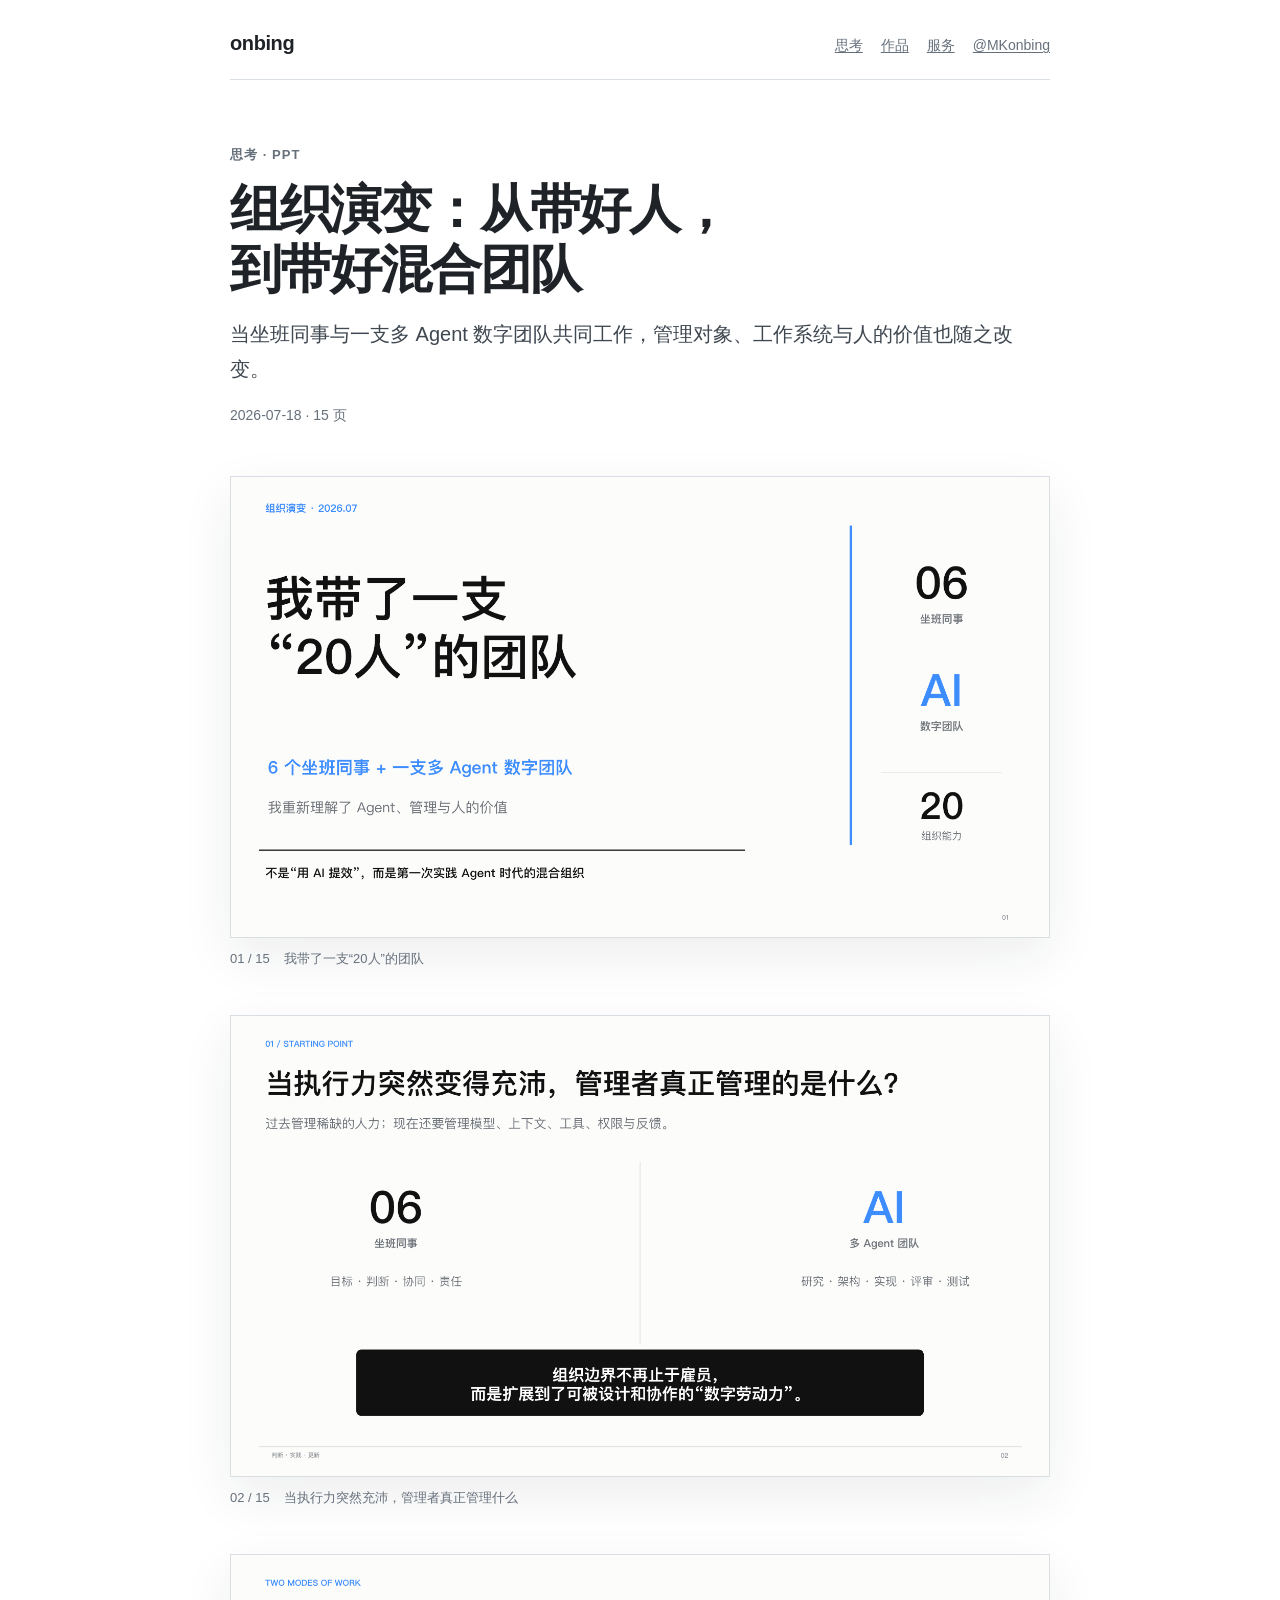
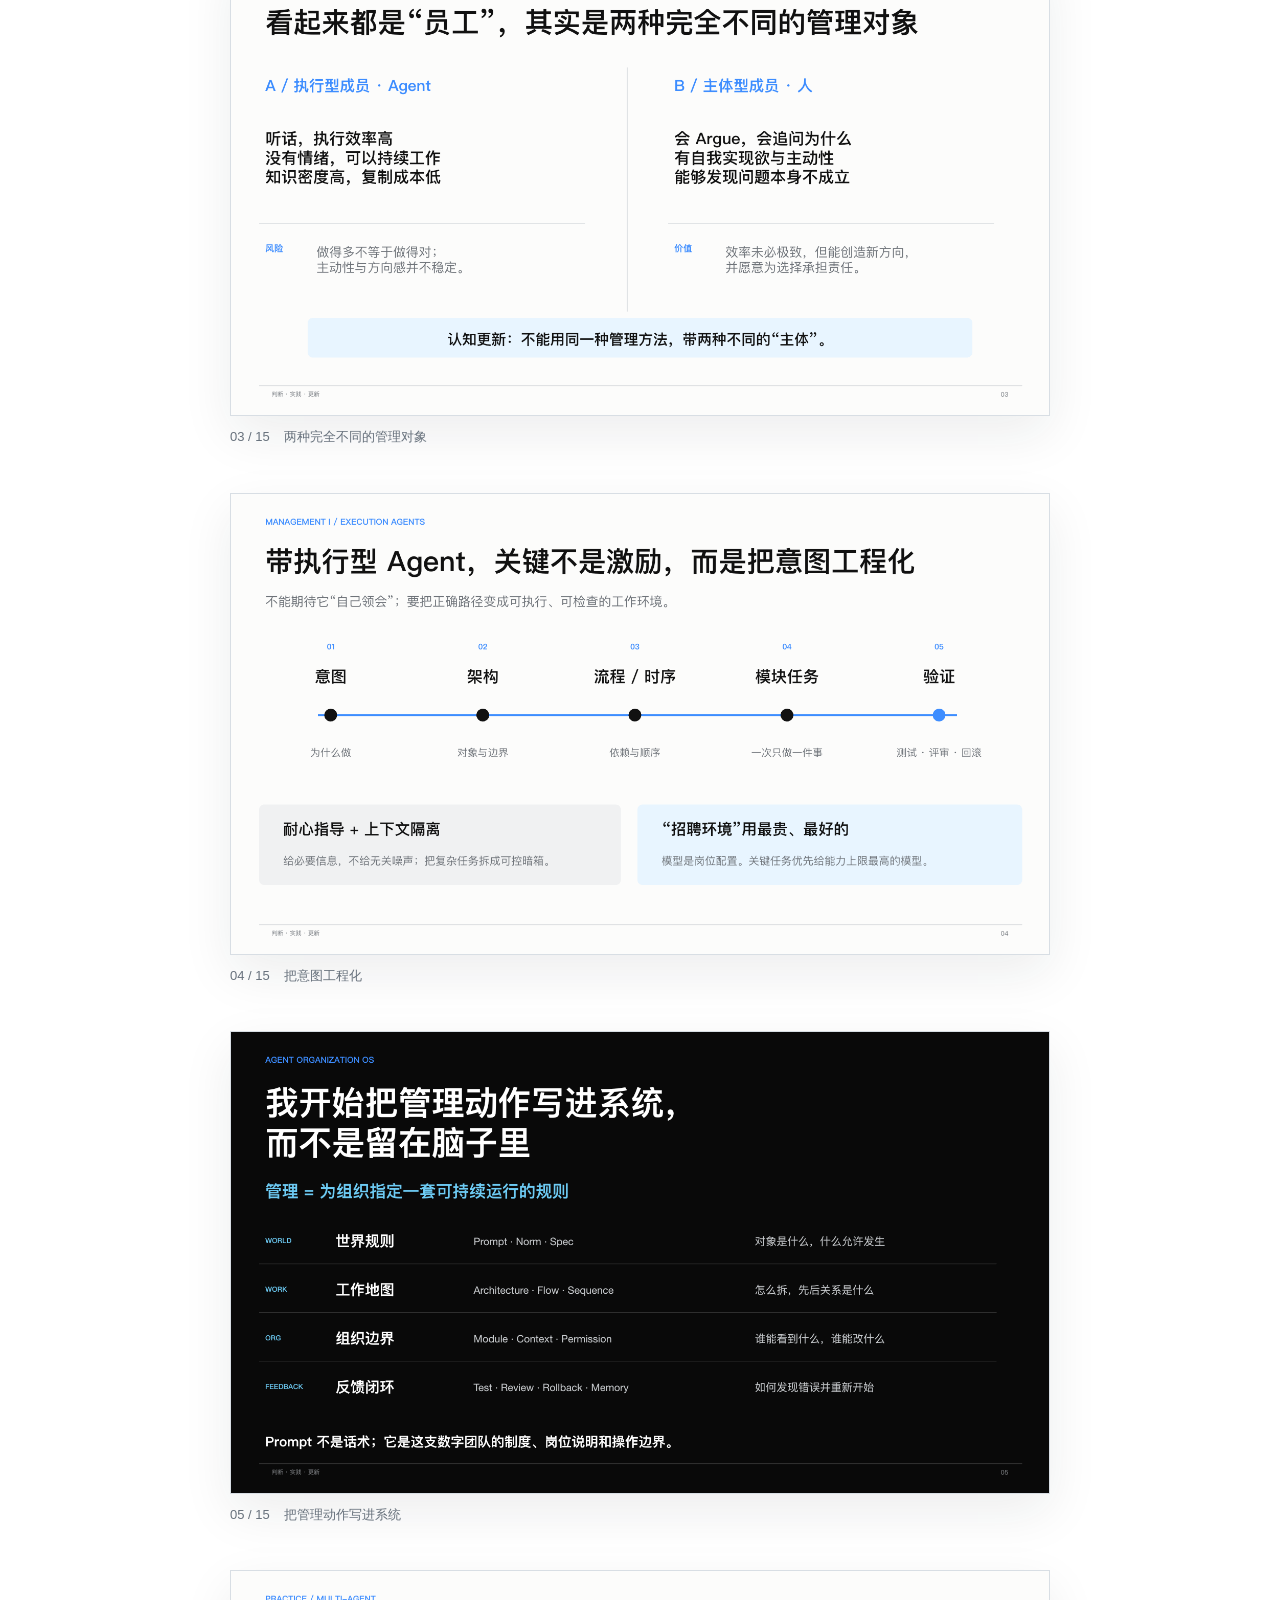
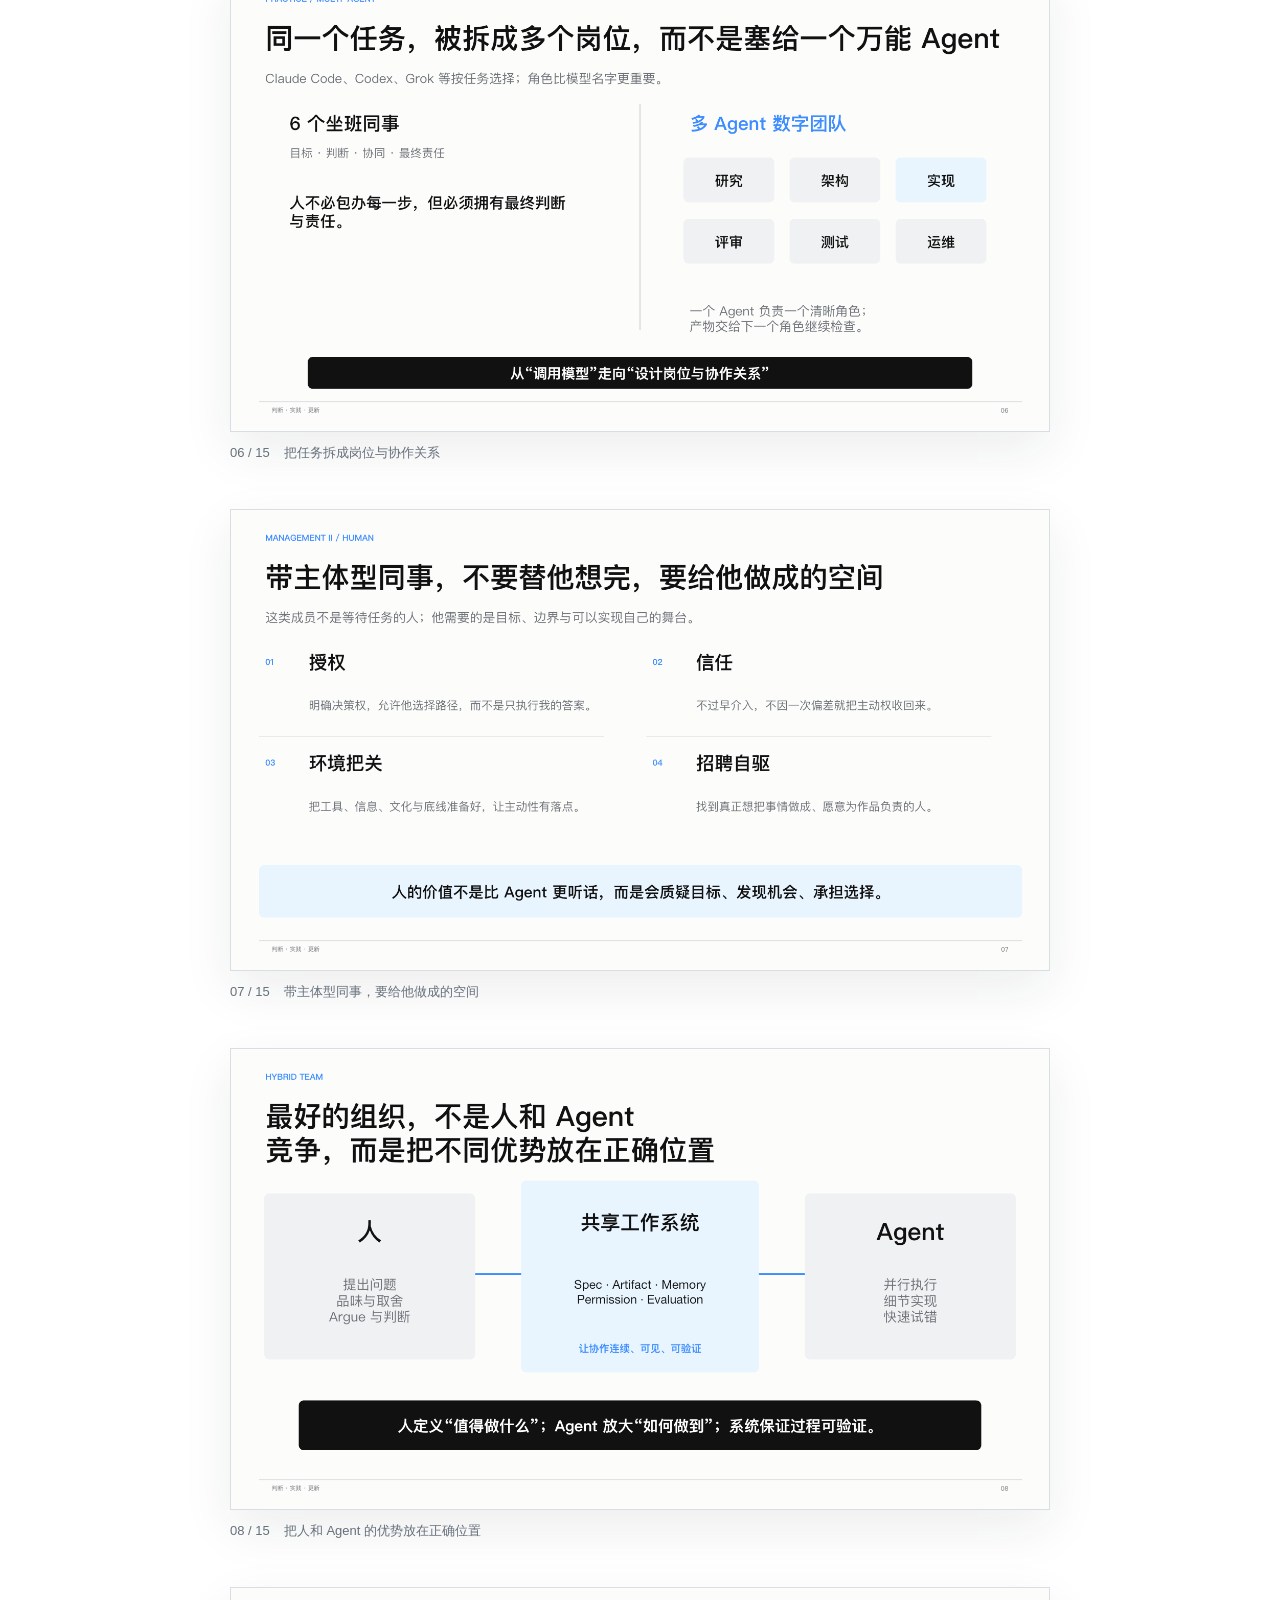
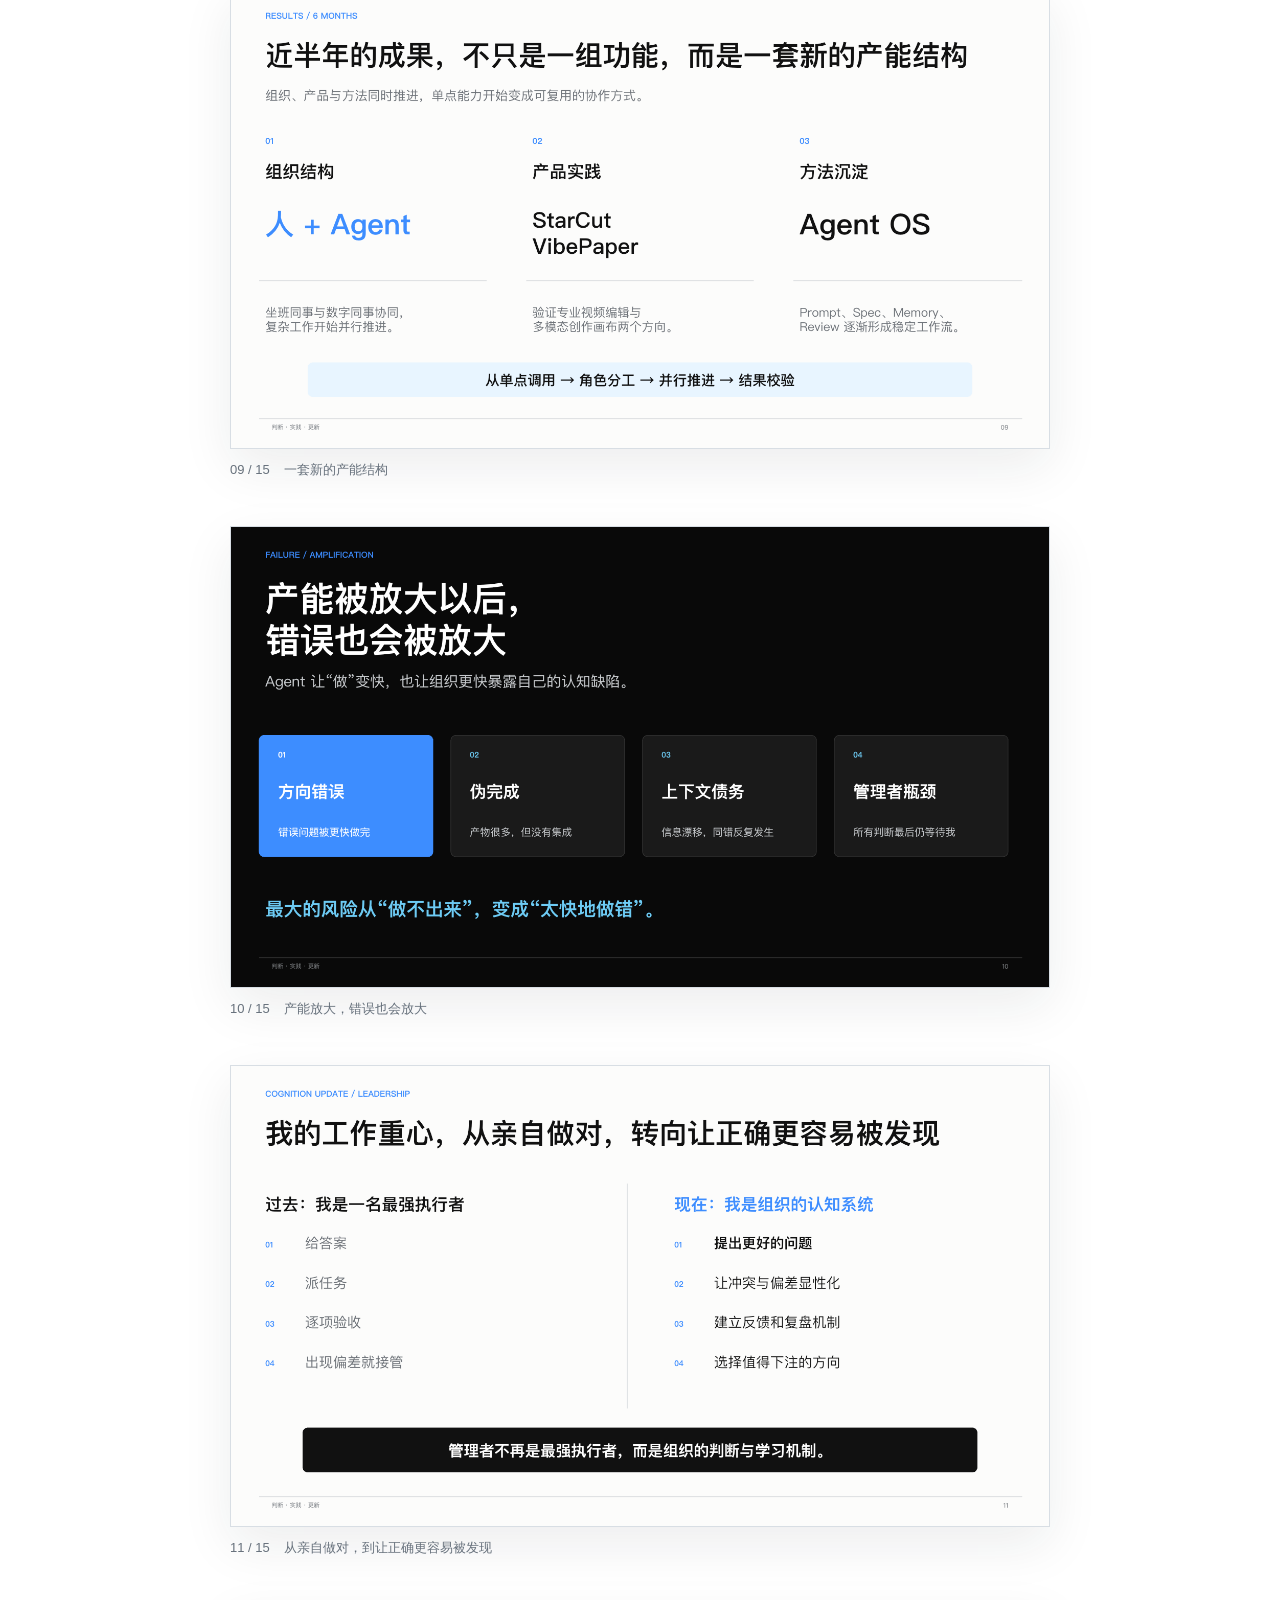
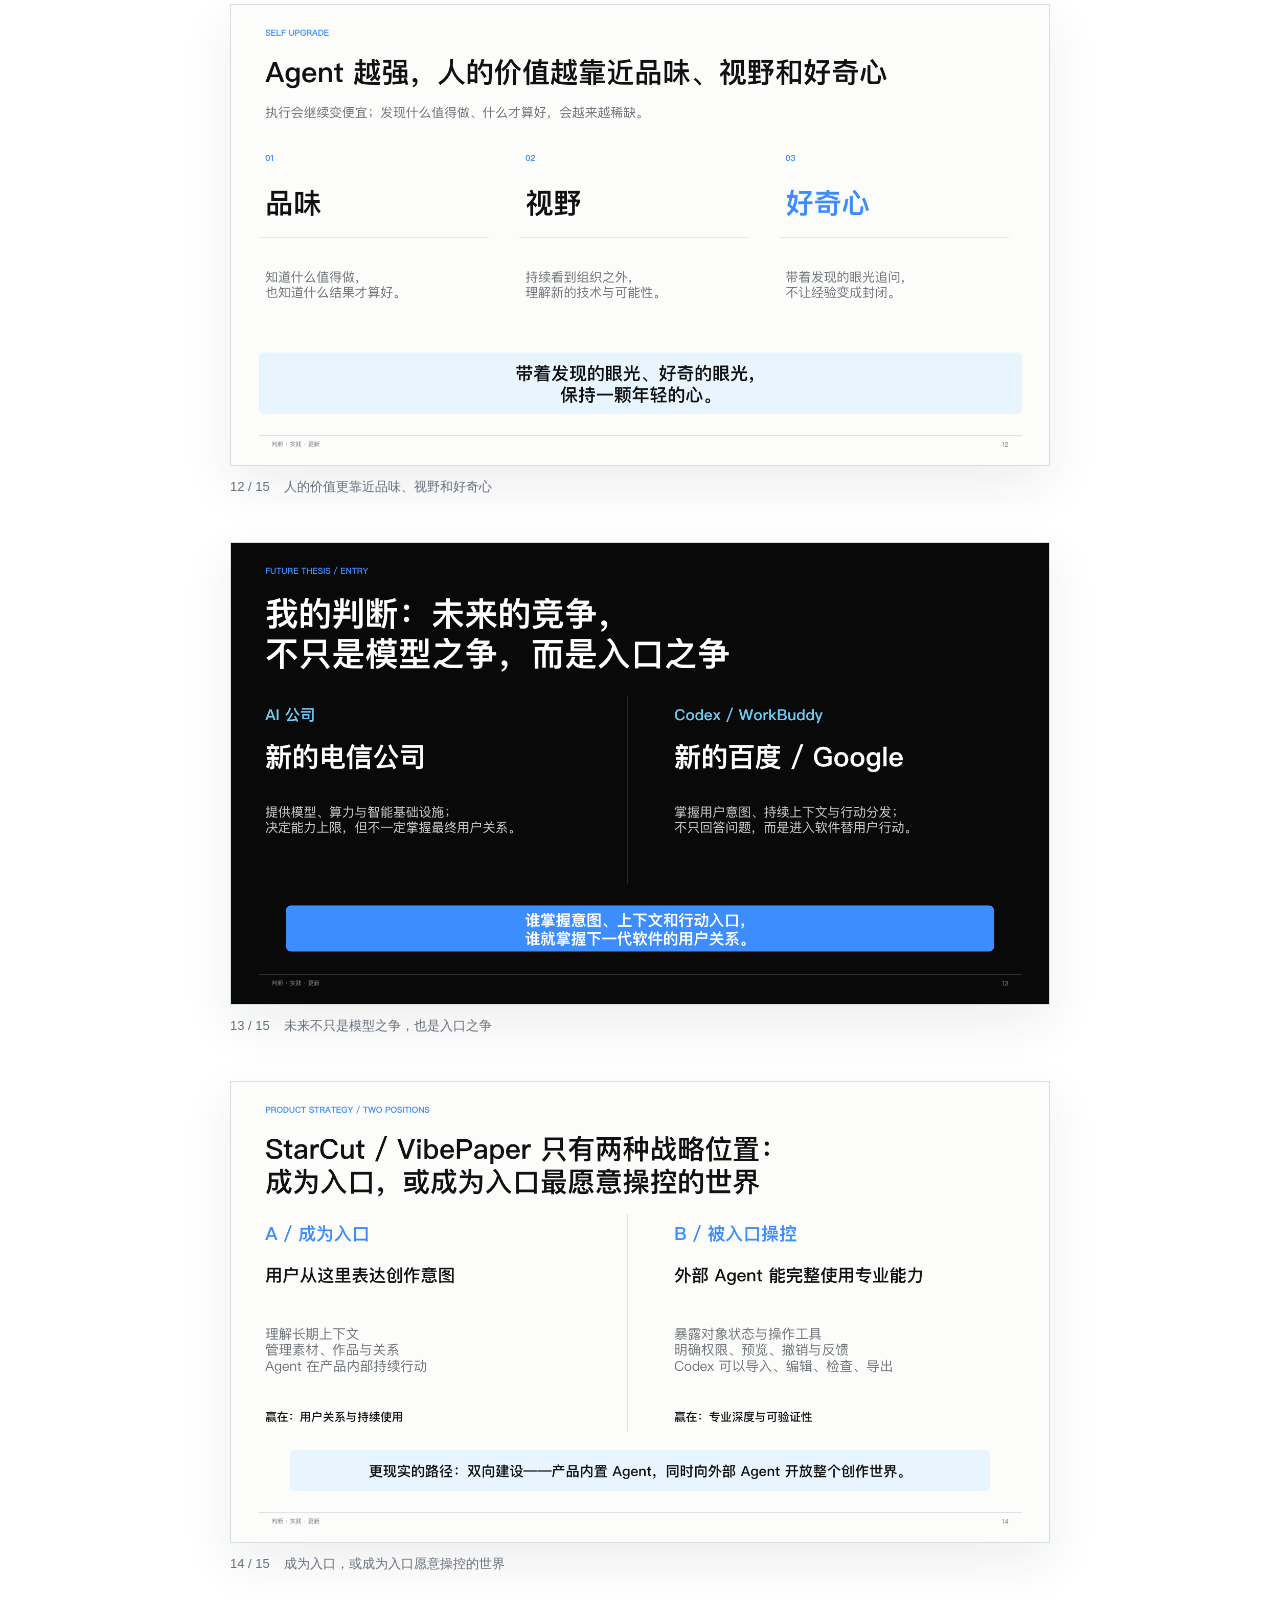
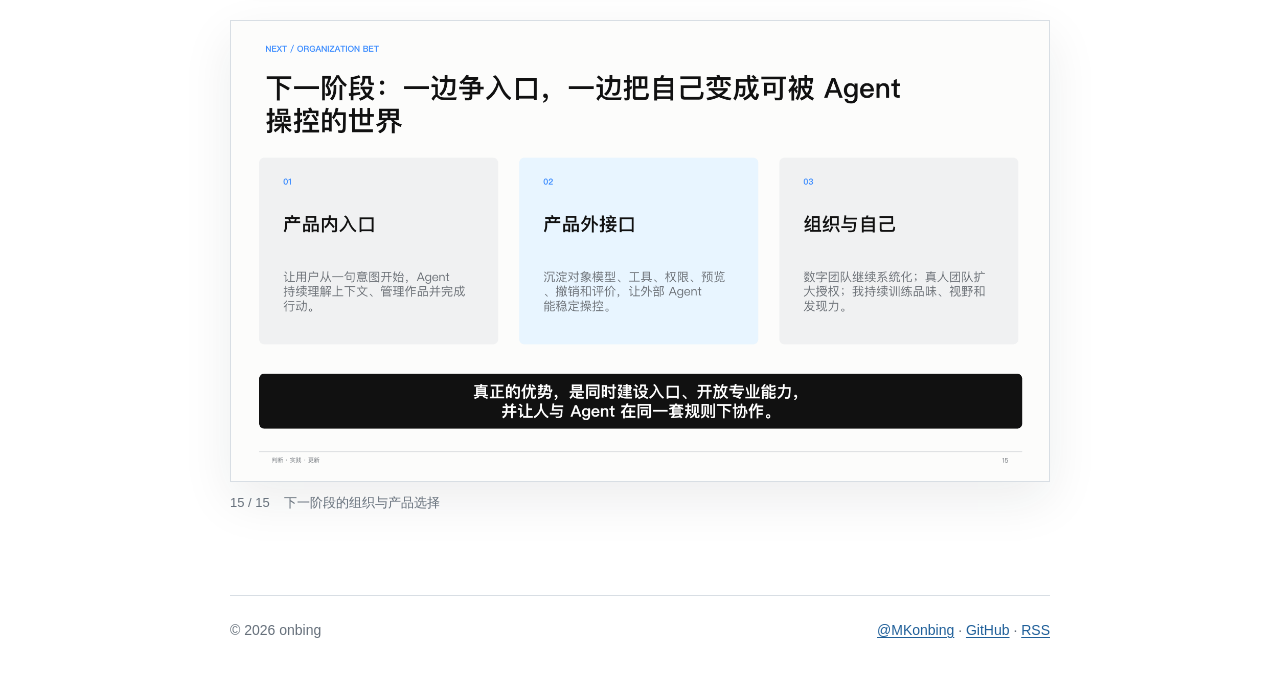
<file: thinking/organization-evolution.html>
<!doctype html>
<html lang="zh-CN">
<head>
  <meta charset="utf-8">
  <meta name="viewport" content="width=device-width, initial-scale=1">
  <title>组织演变：从带好人，到带好混合团队 | onbing</title>
  <meta name="description" content="当坐班同事与一支多 Agent 数字团队共同工作，管理对象、工作系统与人的价值也随之改变。">
  <meta name="author" content="onbing">
  <meta name="robots" content="index,follow,max-image-preview:large">
  <link rel="canonical" href="https://onbing.com/thinking/organization-evolution">
  <link rel="icon" href="/assets/favicon.svg" type="image/svg+xml">
  <link rel="stylesheet" href="/assets/site.css">
  <link rel="alternate" type="application/rss+xml" title="onbing RSS" href="https://onbing.com/feed.xml">
  <meta property="og:type" content="article">
  <meta property="og:site_name" content="onbing">
  <meta property="og:title" content="组织演变：从带好人，到带好混合团队">
  <meta property="og:description" content="当坐班同事与一支多 Agent 数字团队共同工作，管理对象、工作系统与人的价值也随之改变。">
  <meta property="og:url" content="https://onbing.com/thinking/organization-evolution">
  <meta property="og:image" content="https://onbing.com/assets/thinking/organization-evolution/slide-1.png">
  <meta property="og:image:width" content="1600">
  <meta property="og:image:height" content="900">
  <meta property="og:locale" content="zh_CN">
  <meta property="article:published_time" content="2026-07-18T00:00:00+08:00">
  <meta name="twitter:card" content="summary_large_image">
  <meta name="twitter:creator" content="@MKonbing">
  <meta name="twitter:title" content="组织演变：从带好人，到带好混合团队">
  <meta name="twitter:description" content="当坐班同事与一支多 Agent 数字团队共同工作，管理对象、工作系统与人的价值也随之改变。">
  <meta name="twitter:image" content="https://onbing.com/assets/thinking/organization-evolution/slide-1.png">
  <script type="application/ld+json">
{
  "@context": "https://schema.org",
  "@type": ["BlogPosting", "PresentationDigitalDocument"],
  "headline": "组织演变：从带好人，到带好混合团队",
  "description": "当坐班同事与一支多 Agent 数字团队共同工作，管理对象、工作系统与人的价值也随之改变。",
  "image": "https://onbing.com/assets/thinking/organization-evolution/slide-1.png",
  "datePublished": "2026-07-18",
  "dateModified": "2026-08-21",
  "author": {
    "@type": "Person",
    "name": "onbing",
    "url": "https://onbing.com/",
    "sameAs": ["https://x.com/MKonbing", "https://github.com/yanbingbing"]
  },
  "mainEntityOfPage": "https://onbing.com/thinking/organization-evolution",
  "inLanguage": "zh-CN",
  "encodingFormat": "text/html",
  "numberOfPages": 15
}
  </script>
</head>
<body>
  <a class="skip-link" href="#main">跳到正文</a>
  <header class="site-header">
    <a class="site-brand" href="/" aria-label="onbing 首页">onbing</a>
    <nav class="site-nav" aria-label="站点导航">
      <a href="/#thinking">思考</a>
      <a href="/#works">作品</a>
      <a href="/#services">服务</a>
      <a href="https://x.com/MKonbing" rel="me">@MKonbing</a>
    </nav>
  </header>

  <main class="page deck-page" id="main">
    <article>
      <header class="deck-header">
        <p class="deck-kind">思考 · PPT</p>
        <h1>组织演变：从带好人，<br>到带好混合团队</h1>
        <p>当坐班同事与一支多 Agent 数字团队共同工作，管理对象、工作系统与人的价值也随之改变。</p>
        <p class="post-meta"><time datetime="2026-07-18">2026-07-18</time> · 15 页</p>
      </header>
      <ol class="deck-slides">
        <li>
          <figure>
            <img src="/assets/thinking/organization-evolution/slide-1.png" width="1600" height="900" fetchpriority="high" alt="第 1 页：我带了一支“20人”的团队">
            <figcaption><span>01 / 15</span>我带了一支“20人”的团队</figcaption>
          </figure>
        </li>
        <li>
          <figure>
            <img src="/assets/thinking/organization-evolution/slide-2.png" width="1600" height="900" loading="lazy" alt="第 2 页：当执行力突然充沛，管理者真正管理什么">
            <figcaption><span>02 / 15</span>当执行力突然充沛，管理者真正管理什么</figcaption>
          </figure>
        </li>
        <li>
          <figure>
            <img src="/assets/thinking/organization-evolution/slide-3.png" width="1600" height="900" loading="lazy" alt="第 3 页：两种完全不同的管理对象">
            <figcaption><span>03 / 15</span>两种完全不同的管理对象</figcaption>
          </figure>
        </li>
        <li>
          <figure>
            <img src="/assets/thinking/organization-evolution/slide-4.png" width="1600" height="900" loading="lazy" alt="第 4 页：把意图工程化">
            <figcaption><span>04 / 15</span>把意图工程化</figcaption>
          </figure>
        </li>
        <li>
          <figure>
            <img src="/assets/thinking/organization-evolution/slide-5.png" width="1600" height="900" loading="lazy" alt="第 5 页：把管理动作写进系统">
            <figcaption><span>05 / 15</span>把管理动作写进系统</figcaption>
          </figure>
        </li>
        <li>
          <figure>
            <img src="/assets/thinking/organization-evolution/slide-6.png" width="1600" height="900" loading="lazy" alt="第 6 页：把任务拆成岗位与协作关系">
            <figcaption><span>06 / 15</span>把任务拆成岗位与协作关系</figcaption>
          </figure>
        </li>
        <li>
          <figure>
            <img src="/assets/thinking/organization-evolution/slide-7.png" width="1600" height="900" loading="lazy" alt="第 7 页：带主体型同事，要给他做成的空间">
            <figcaption><span>07 / 15</span>带主体型同事，要给他做成的空间</figcaption>
          </figure>
        </li>
        <li>
          <figure>
            <img src="/assets/thinking/organization-evolution/slide-8.png" width="1600" height="900" loading="lazy" alt="第 8 页：把人和 Agent 的优势放在正确位置">
            <figcaption><span>08 / 15</span>把人和 Agent 的优势放在正确位置</figcaption>
          </figure>
        </li>
        <li>
          <figure>
            <img src="/assets/thinking/organization-evolution/slide-9.png" width="1600" height="900" loading="lazy" alt="第 9 页：一套新的产能结构">
            <figcaption><span>09 / 15</span>一套新的产能结构</figcaption>
          </figure>
        </li>
        <li>
          <figure>
            <img src="/assets/thinking/organization-evolution/slide-10.png" width="1600" height="900" loading="lazy" alt="第 10 页：产能放大，错误也会放大">
            <figcaption><span>10 / 15</span>产能放大，错误也会放大</figcaption>
          </figure>
        </li>
        <li>
          <figure>
            <img src="/assets/thinking/organization-evolution/slide-11.png" width="1600" height="900" loading="lazy" alt="第 11 页：从亲自做对，到让正确更容易被发现">
            <figcaption><span>11 / 15</span>从亲自做对，到让正确更容易被发现</figcaption>
          </figure>
        </li>
        <li>
          <figure>
            <img src="/assets/thinking/organization-evolution/slide-12.png" width="1600" height="900" loading="lazy" alt="第 12 页：人的价值更靠近品味、视野和好奇心">
            <figcaption><span>12 / 15</span>人的价值更靠近品味、视野和好奇心</figcaption>
          </figure>
        </li>
        <li>
          <figure>
            <img src="/assets/thinking/organization-evolution/slide-13.png" width="1600" height="900" loading="lazy" alt="第 13 页：未来不只是模型之争，也是入口之争">
            <figcaption><span>13 / 15</span>未来不只是模型之争，也是入口之争</figcaption>
          </figure>
        </li>
        <li>
          <figure>
            <img src="/assets/thinking/organization-evolution/slide-14.png" width="1600" height="900" loading="lazy" alt="第 14 页：成为入口，或成为入口愿意操控的世界">
            <figcaption><span>14 / 15</span>成为入口，或成为入口愿意操控的世界</figcaption>
          </figure>
        </li>
        <li>
          <figure>
            <img src="/assets/thinking/organization-evolution/slide-15.png" width="1600" height="900" loading="lazy" alt="第 15 页：下一阶段的组织与产品选择">
            <figcaption><span>15 / 15</span>下一阶段的组织与产品选择</figcaption>
          </figure>
        </li>
      </ol>
    </article>
  </main>

  <footer class="site-footer">
    <p>© 2026 onbing</p>
    <p><a href="https://x.com/MKonbing" rel="me">@MKonbing</a> · <a href="https://github.com/yanbingbing" rel="me">GitHub</a> · <a href="/feed.xml">RSS</a></p>
  </footer>
</body>
</html>
</file>
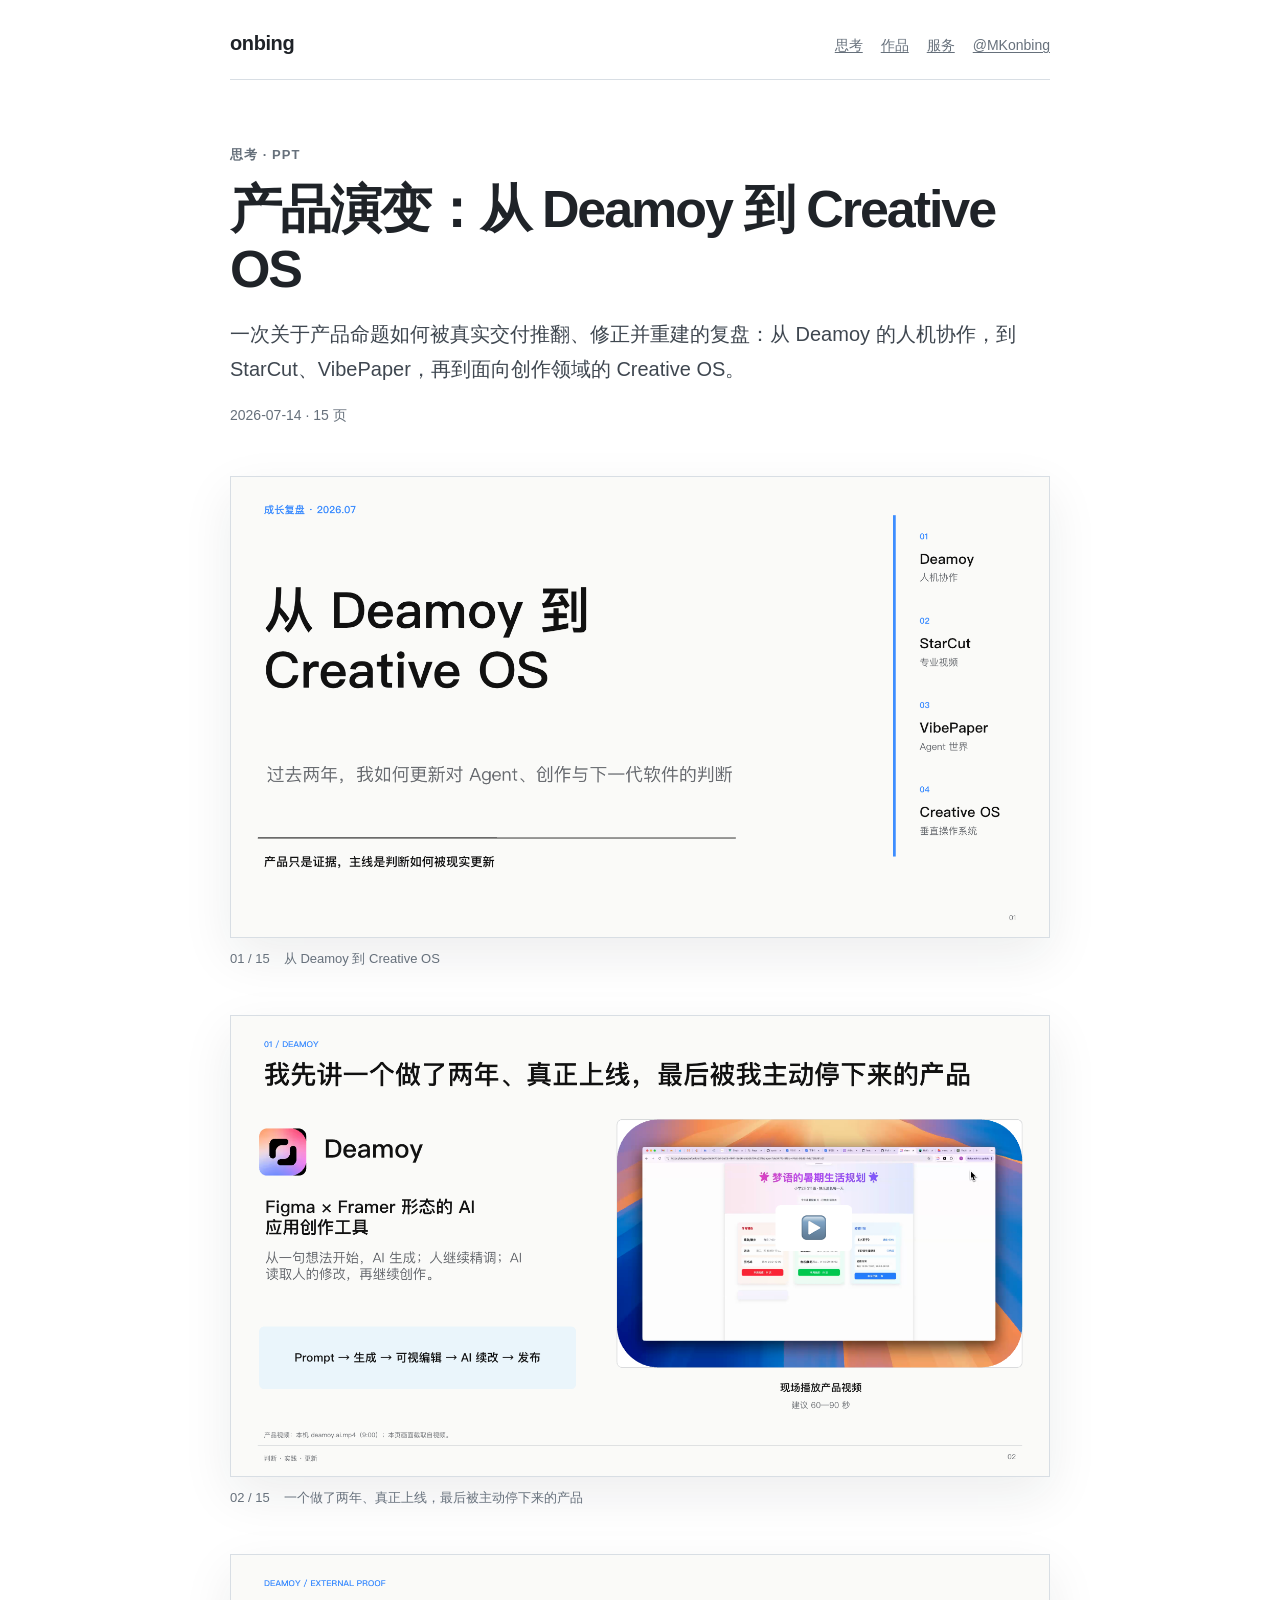
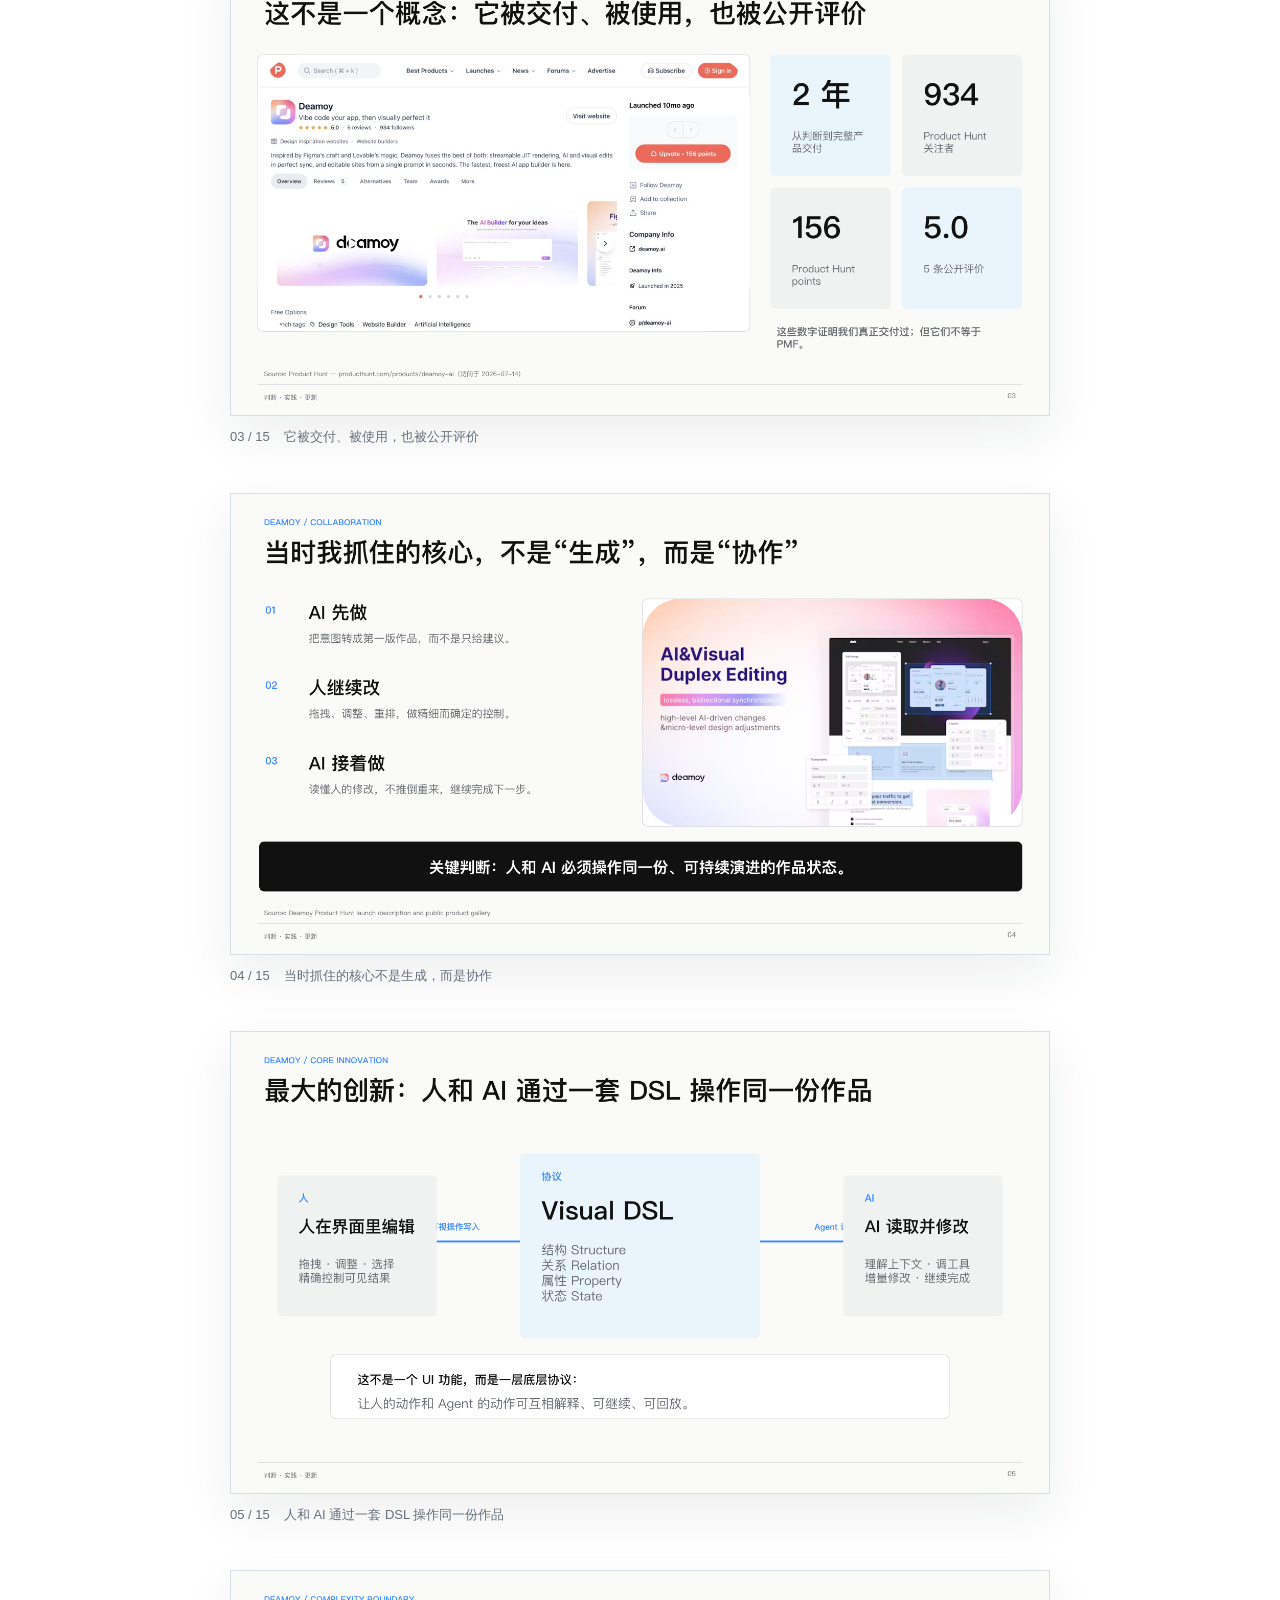
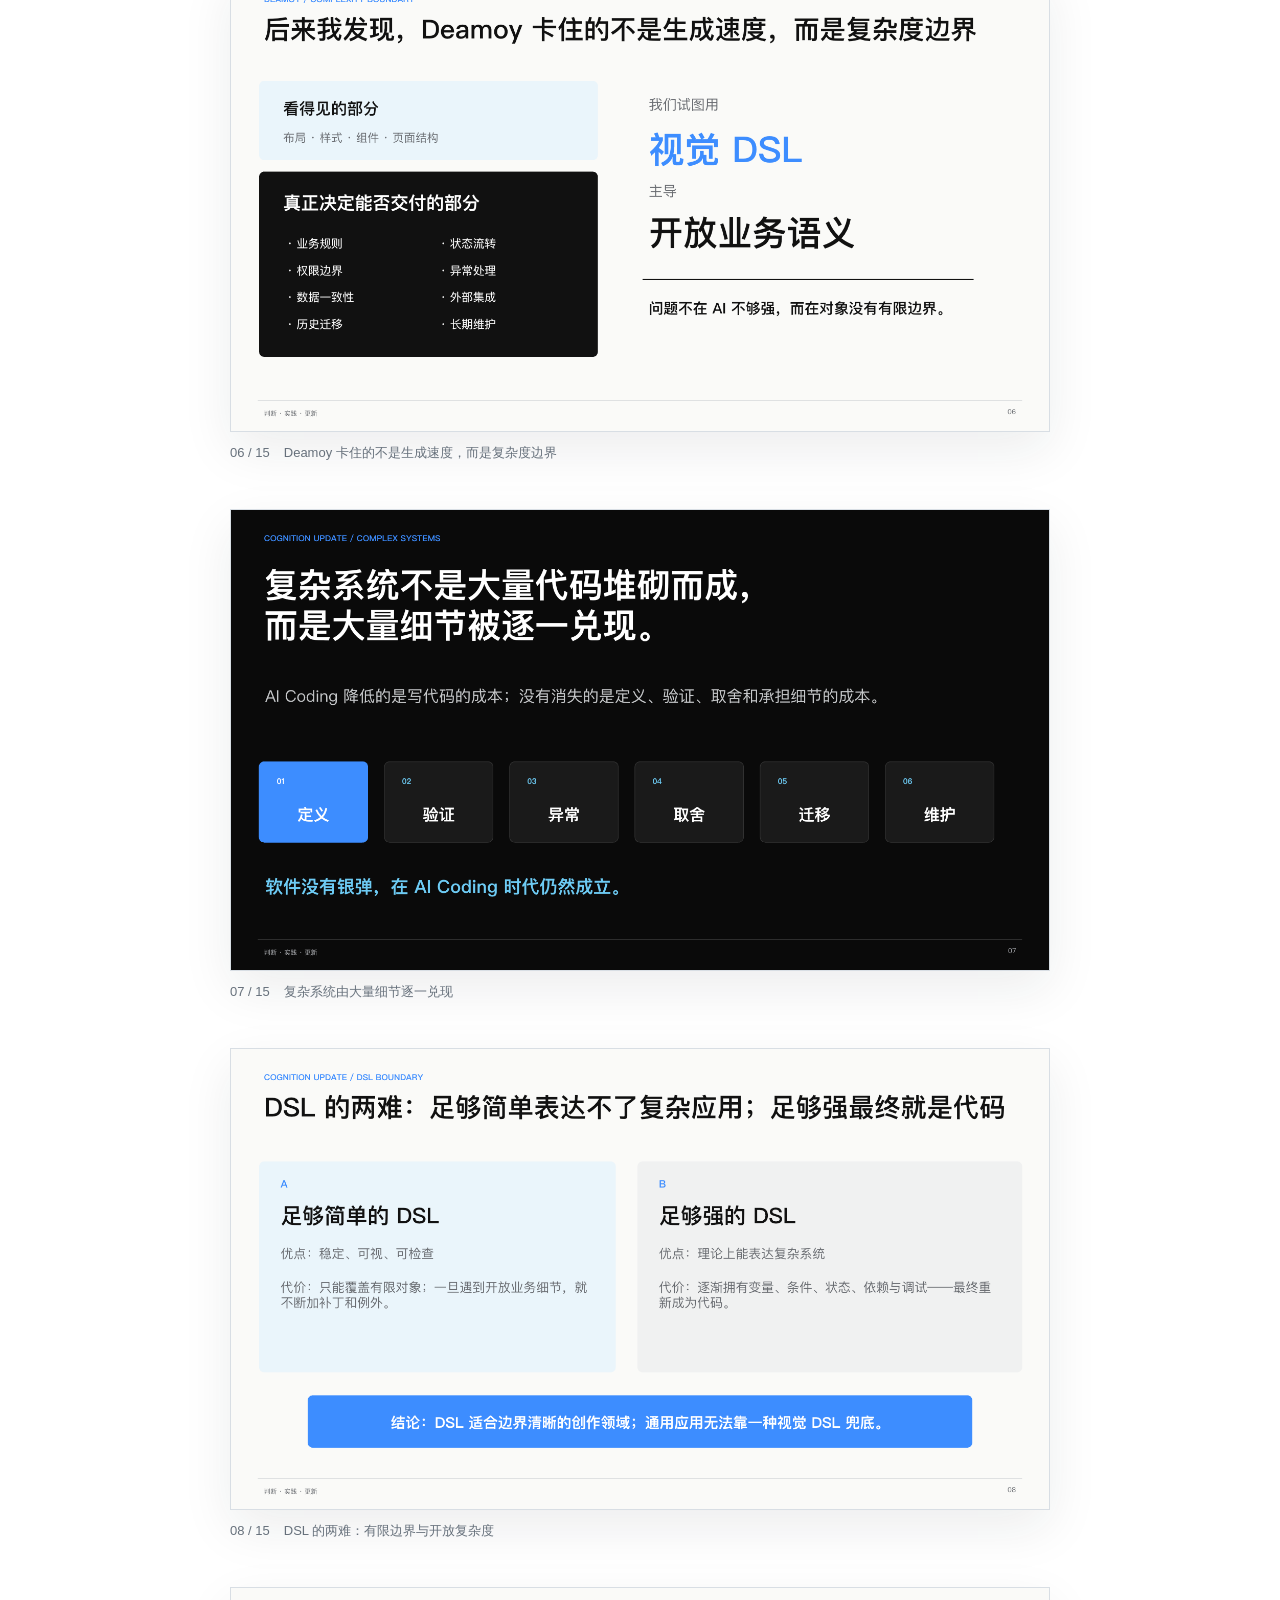
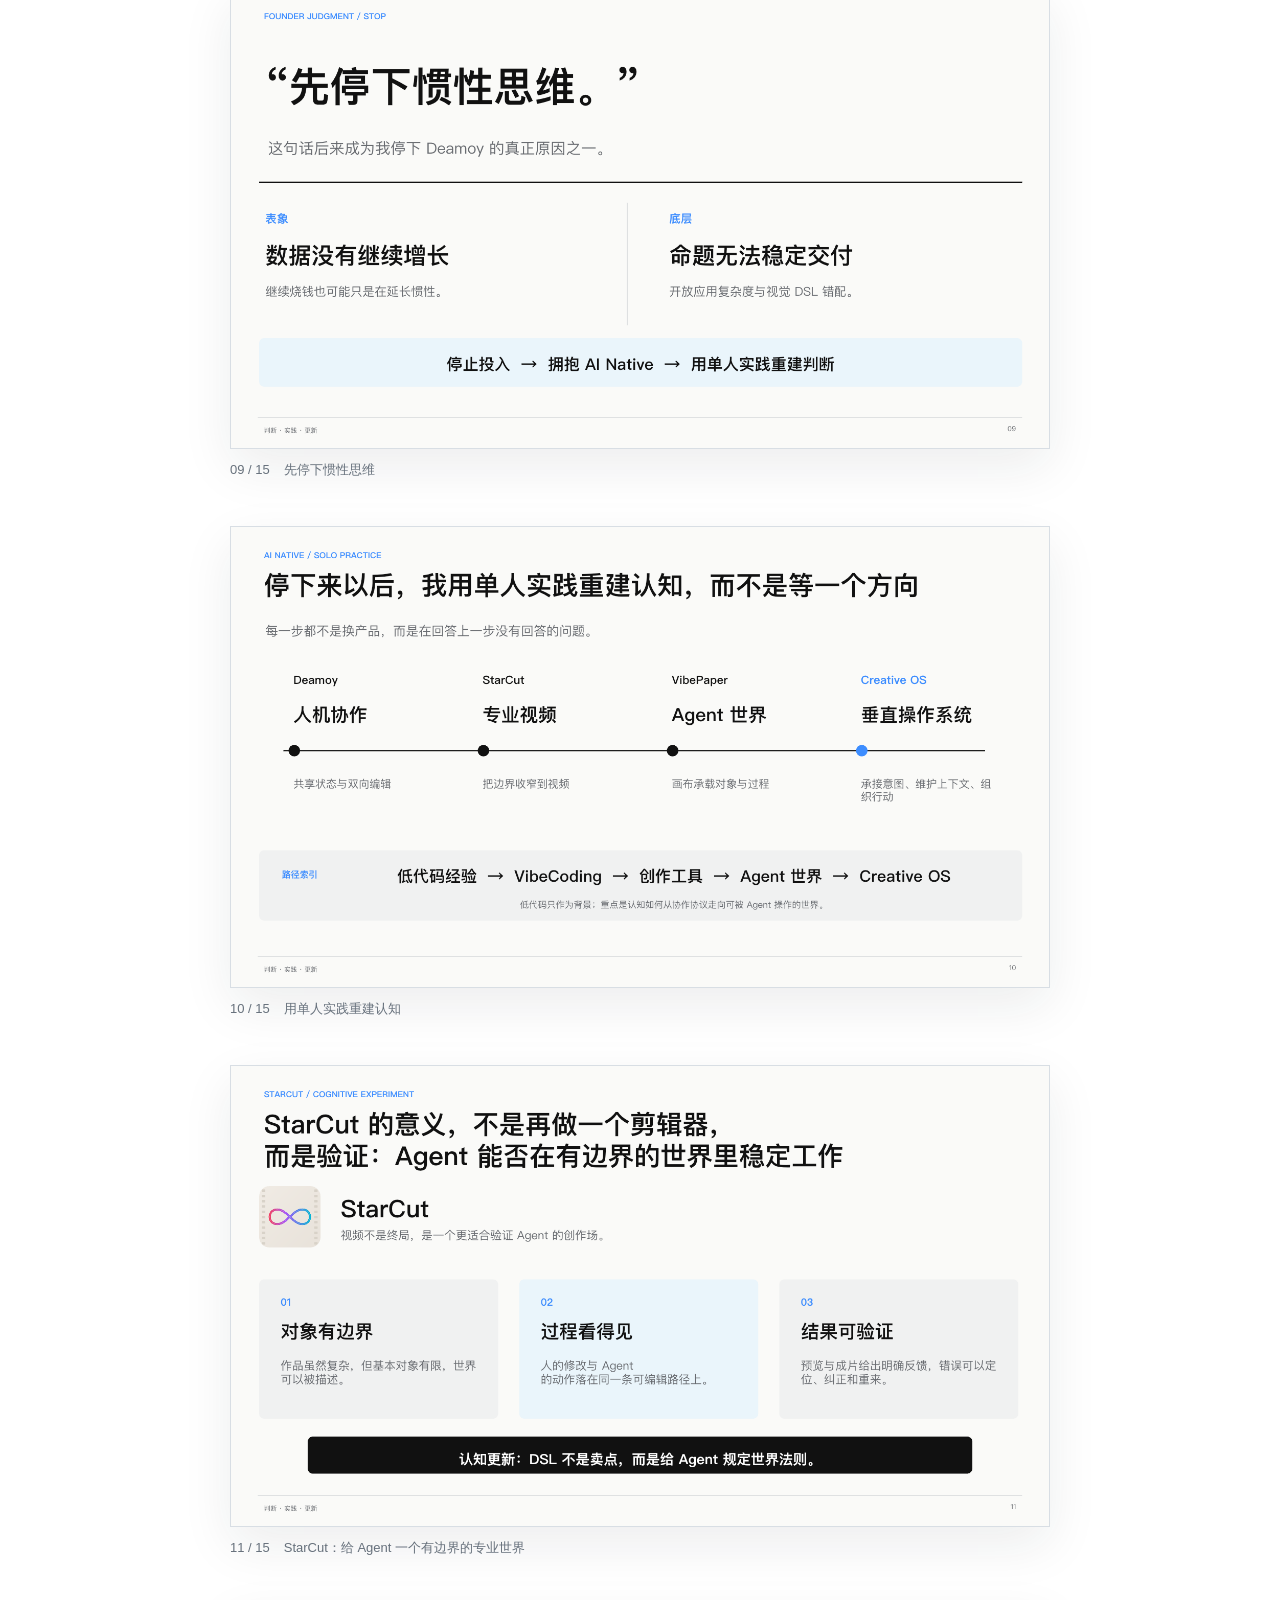
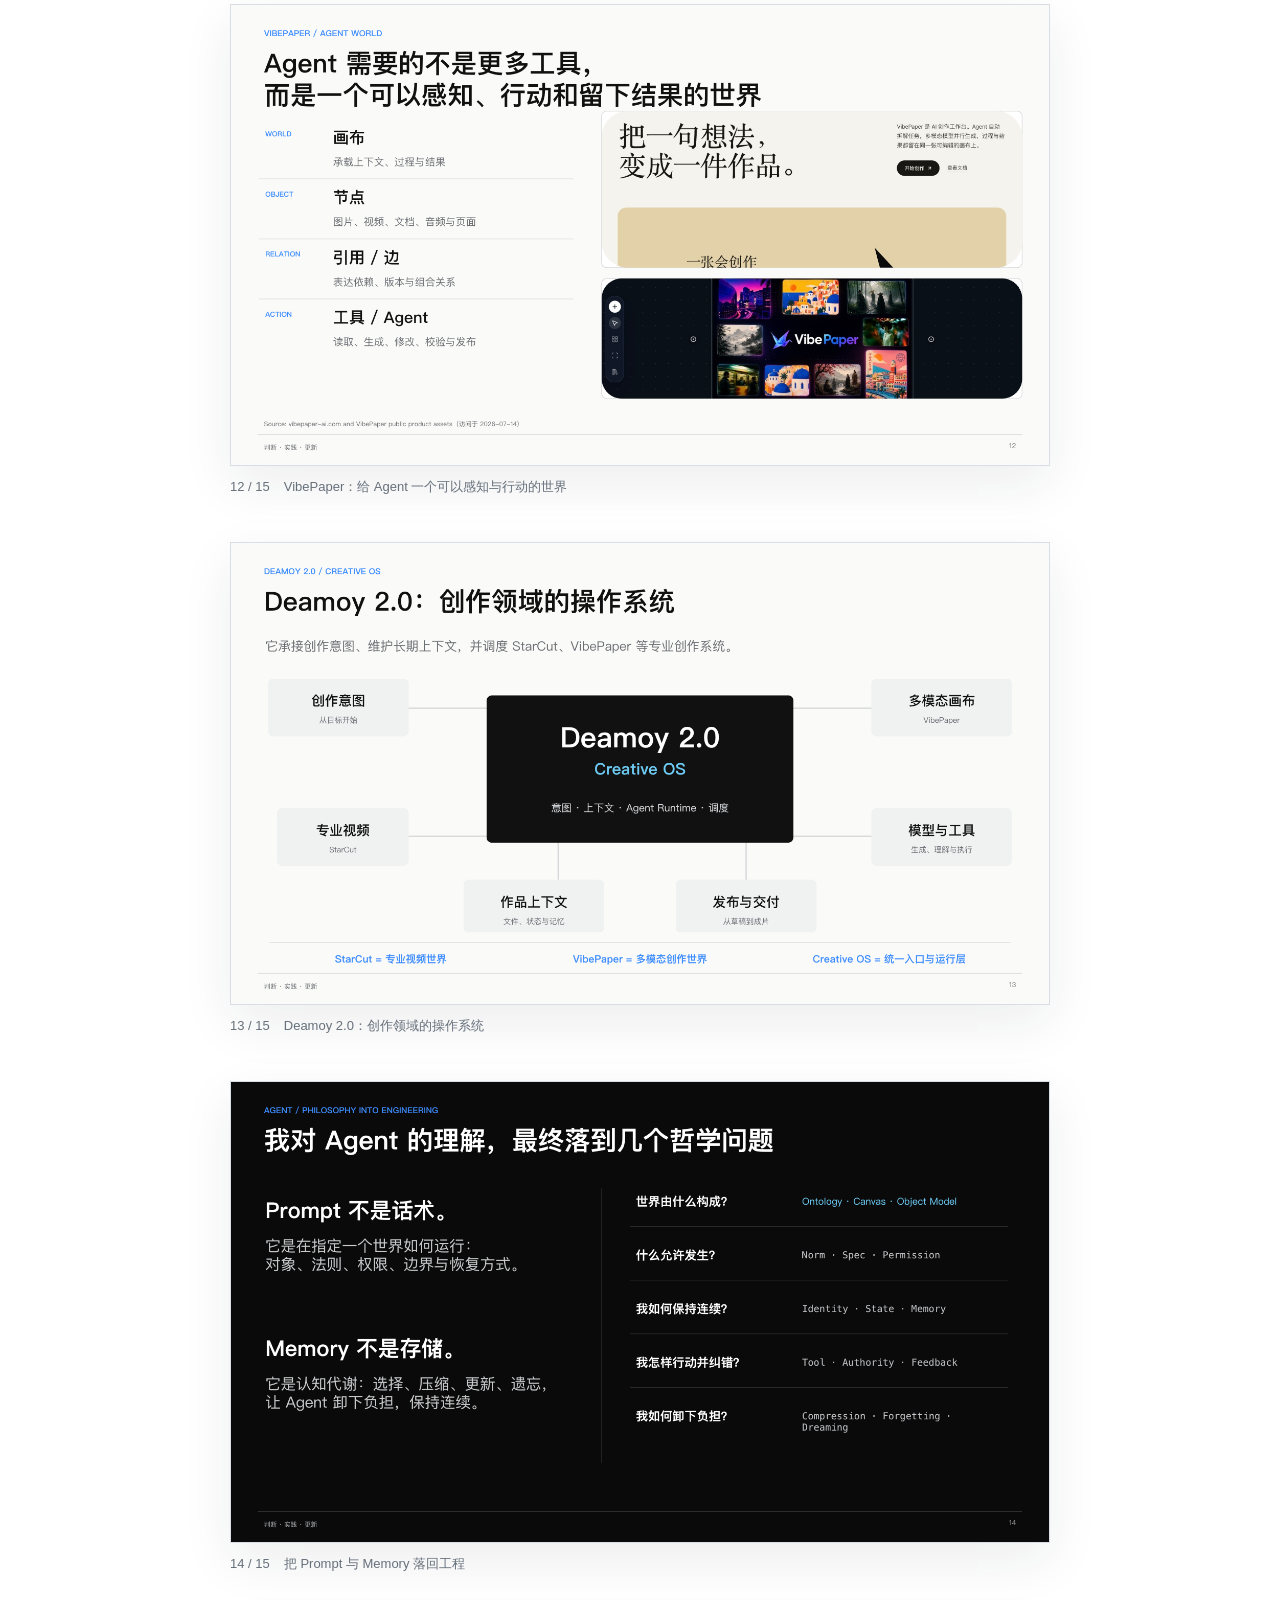
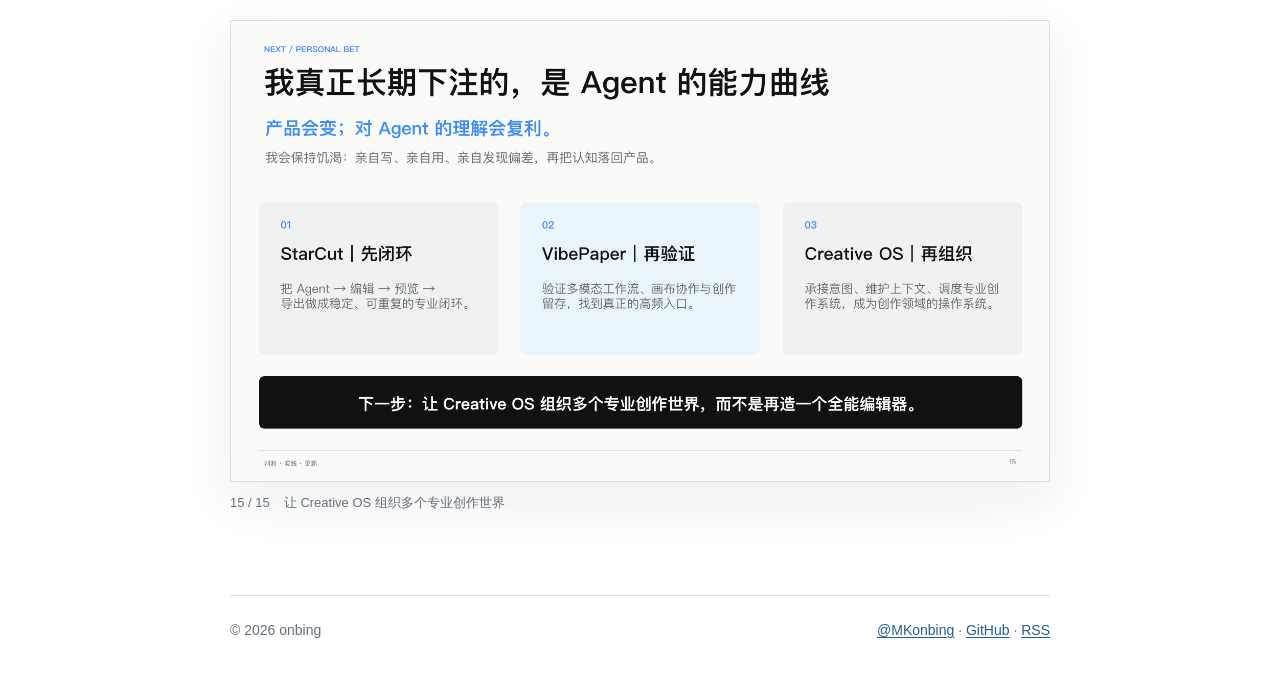
<file: thinking/product-evolution.html>
<!doctype html>
<html lang="zh-CN">
<head>
  <meta charset="utf-8">
  <meta name="viewport" content="width=device-width, initial-scale=1">
  <title>产品演变：从 Deamoy 到 Creative OS | onbing</title>
  <meta name="description" content="一次关于产品命题如何被真实交付推翻、修正并重建的复盘：从 Deamoy 的人机协作，到 StarCut、VibePaper，再到面向创作领域的 Creative OS。">
  <meta name="author" content="onbing">
  <meta name="robots" content="index,follow,max-image-preview:large">
  <link rel="canonical" href="https://onbing.com/thinking/product-evolution">
  <link rel="icon" href="/assets/favicon.svg" type="image/svg+xml">
  <link rel="stylesheet" href="/assets/site.css">
  <link rel="alternate" type="application/rss+xml" title="onbing RSS" href="https://onbing.com/feed.xml">
  <meta property="og:type" content="article">
  <meta property="og:site_name" content="onbing">
  <meta property="og:title" content="产品演变：从 Deamoy 到 Creative OS">
  <meta property="og:description" content="一次关于产品命题如何被真实交付推翻、修正并重建的复盘：从 Deamoy 的人机协作，到 StarCut、VibePaper，再到面向创作领域的 Creative OS。">
  <meta property="og:url" content="https://onbing.com/thinking/product-evolution">
  <meta property="og:image" content="https://onbing.com/assets/thinking/product-evolution/slide-1.png">
  <meta property="og:image:width" content="1600">
  <meta property="og:image:height" content="900">
  <meta property="og:locale" content="zh_CN">
  <meta property="article:published_time" content="2026-07-14T00:00:00+08:00">
  <meta name="twitter:card" content="summary_large_image">
  <meta name="twitter:creator" content="@MKonbing">
  <meta name="twitter:title" content="产品演变：从 Deamoy 到 Creative OS">
  <meta name="twitter:description" content="一次关于产品命题如何被真实交付推翻、修正并重建的复盘：从 Deamoy 的人机协作，到 StarCut、VibePaper，再到面向创作领域的 Creative OS。">
  <meta name="twitter:image" content="https://onbing.com/assets/thinking/product-evolution/slide-1.png">
  <script type="application/ld+json">
{
  "@context": "https://schema.org",
  "@type": ["BlogPosting", "PresentationDigitalDocument"],
  "headline": "产品演变：从 Deamoy 到 Creative OS",
  "description": "一次关于产品命题如何被真实交付推翻、修正并重建的复盘：从 Deamoy 的人机协作，到 StarCut、VibePaper，再到面向创作领域的 Creative OS。",
  "image": "https://onbing.com/assets/thinking/product-evolution/slide-1.png",
  "datePublished": "2026-07-14",
  "dateModified": "2026-08-21",
  "author": {
    "@type": "Person",
    "name": "onbing",
    "url": "https://onbing.com/",
    "sameAs": ["https://x.com/MKonbing", "https://github.com/yanbingbing"]
  },
  "mainEntityOfPage": "https://onbing.com/thinking/product-evolution",
  "inLanguage": "zh-CN",
  "encodingFormat": "text/html",
  "numberOfPages": 15
}
  </script>
</head>
<body>
  <a class="skip-link" href="#main">跳到正文</a>
  <header class="site-header">
    <a class="site-brand" href="/" aria-label="onbing 首页">onbing</a>
    <nav class="site-nav" aria-label="站点导航">
      <a href="/#thinking">思考</a>
      <a href="/#works">作品</a>
      <a href="/#services">服务</a>
      <a href="https://x.com/MKonbing" rel="me">@MKonbing</a>
    </nav>
  </header>

  <main class="page deck-page" id="main">
    <article>
      <header class="deck-header">
        <p class="deck-kind">思考 · PPT</p>
        <h1>产品演变：从 Deamoy 到 Creative OS</h1>
        <p>一次关于产品命题如何被真实交付推翻、修正并重建的复盘：从 Deamoy 的人机协作，到 StarCut、VibePaper，再到面向创作领域的 Creative OS。</p>
        <p class="post-meta"><time datetime="2026-07-14">2026-07-14</time> · 15 页</p>
      </header>
      <ol class="deck-slides">
        <li>
          <figure>
            <img src="/assets/thinking/product-evolution/slide-1.png" width="1600" height="900" fetchpriority="high" alt="第 1 页：从 Deamoy 到 Creative OS">
            <figcaption><span>01 / 15</span>从 Deamoy 到 Creative OS</figcaption>
          </figure>
        </li>
        <li>
          <figure>
            <img src="/assets/thinking/product-evolution/slide-2.png" width="1600" height="900" loading="lazy" alt="第 2 页：一个做了两年、真正上线，最后被主动停下来的产品">
            <figcaption><span>02 / 15</span>一个做了两年、真正上线，最后被主动停下来的产品</figcaption>
          </figure>
        </li>
        <li>
          <figure>
            <img src="/assets/thinking/product-evolution/slide-3.png" width="1600" height="900" loading="lazy" alt="第 3 页：它被交付、被使用，也被公开评价">
            <figcaption><span>03 / 15</span>它被交付、被使用，也被公开评价</figcaption>
          </figure>
        </li>
        <li>
          <figure>
            <img src="/assets/thinking/product-evolution/slide-4.png" width="1600" height="900" loading="lazy" alt="第 4 页：当时抓住的核心不是生成，而是协作">
            <figcaption><span>04 / 15</span>当时抓住的核心不是生成，而是协作</figcaption>
          </figure>
        </li>
        <li>
          <figure>
            <img src="/assets/thinking/product-evolution/slide-5.png" width="1600" height="900" loading="lazy" alt="第 5 页：人和 AI 通过一套 DSL 操作同一份作品">
            <figcaption><span>05 / 15</span>人和 AI 通过一套 DSL 操作同一份作品</figcaption>
          </figure>
        </li>
        <li>
          <figure>
            <img src="/assets/thinking/product-evolution/slide-6.png" width="1600" height="900" loading="lazy" alt="第 6 页：Deamoy 卡住的不是生成速度，而是复杂度边界">
            <figcaption><span>06 / 15</span>Deamoy 卡住的不是生成速度，而是复杂度边界</figcaption>
          </figure>
        </li>
        <li>
          <figure>
            <img src="/assets/thinking/product-evolution/slide-7.png" width="1600" height="900" loading="lazy" alt="第 7 页：复杂系统由大量细节逐一兑现">
            <figcaption><span>07 / 15</span>复杂系统由大量细节逐一兑现</figcaption>
          </figure>
        </li>
        <li>
          <figure>
            <img src="/assets/thinking/product-evolution/slide-8.png" width="1600" height="900" loading="lazy" alt="第 8 页：DSL 的两难：有限边界与开放复杂度">
            <figcaption><span>08 / 15</span>DSL 的两难：有限边界与开放复杂度</figcaption>
          </figure>
        </li>
        <li>
          <figure>
            <img src="/assets/thinking/product-evolution/slide-9.png" width="1600" height="900" loading="lazy" alt="第 9 页：先停下惯性思维">
            <figcaption><span>09 / 15</span>先停下惯性思维</figcaption>
          </figure>
        </li>
        <li>
          <figure>
            <img src="/assets/thinking/product-evolution/slide-10.png" width="1600" height="900" loading="lazy" alt="第 10 页：用单人实践重建认知">
            <figcaption><span>10 / 15</span>用单人实践重建认知</figcaption>
          </figure>
        </li>
        <li>
          <figure>
            <img src="/assets/thinking/product-evolution/slide-11.png" width="1600" height="900" loading="lazy" alt="第 11 页：StarCut：给 Agent 一个有边界的专业世界">
            <figcaption><span>11 / 15</span>StarCut：给 Agent 一个有边界的专业世界</figcaption>
          </figure>
        </li>
        <li>
          <figure>
            <img src="/assets/thinking/product-evolution/slide-12.png" width="1600" height="900" loading="lazy" alt="第 12 页：VibePaper：给 Agent 一个可以感知与行动的世界">
            <figcaption><span>12 / 15</span>VibePaper：给 Agent 一个可以感知与行动的世界</figcaption>
          </figure>
        </li>
        <li>
          <figure>
            <img src="/assets/thinking/product-evolution/slide-13.png" width="1600" height="900" loading="lazy" alt="第 13 页：Deamoy 2.0 成为创作领域的 Creative OS">
            <figcaption><span>13 / 15</span>Deamoy 2.0：创作领域的操作系统</figcaption>
          </figure>
        </li>
        <li>
          <figure>
            <img src="/assets/thinking/product-evolution/slide-14.png" width="1600" height="900" loading="lazy" alt="第 14 页：把 Prompt 与 Memory 落回工程">
            <figcaption><span>14 / 15</span>把 Prompt 与 Memory 落回工程</figcaption>
          </figure>
        </li>
        <li>
          <figure>
            <img src="/assets/thinking/product-evolution/slide-15.png" width="1600" height="900" loading="lazy" alt="第 15 页：长期下注 Agent 的能力曲线">
            <figcaption><span>15 / 15</span>让 Creative OS 组织多个专业创作世界</figcaption>
          </figure>
        </li>
      </ol>
    </article>
  </main>

  <footer class="site-footer">
    <p>© 2026 onbing</p>
    <p><a href="https://x.com/MKonbing" rel="me">@MKonbing</a> · <a href="https://github.com/yanbingbing" rel="me">GitHub</a> · <a href="/feed.xml">RSS</a></p>
  </footer>
</body>
</html>
</file>
<file: assets/site.css>
:root {
  color-scheme: light;
  --background: #ffffff;
  --text: #1f2328;
  --muted: #66707b;
  --border: #d8dee4;
  --soft: #f6f8fa;
  --link: #1f5f99;
}

* {
  box-sizing: border-box;
}

html {
  background: var(--background);
  scroll-behavior: smooth;
}

body {
  margin: 0;
  color: var(--text);
  background: var(--background);
  font-family: -apple-system, BlinkMacSystemFont, "Segoe UI", "PingFang SC",
    "Hiragino Sans GB", "Microsoft YaHei", Arial, sans-serif;
  font-size: 17px;
  line-height: 1.75;
  text-rendering: optimizeLegibility;
}

a {
  color: var(--link);
  text-decoration-thickness: 1px;
  text-underline-offset: 0.16em;
}

a:hover {
  text-decoration-thickness: 2px;
}

a:focus-visible {
  outline: 2px solid var(--link);
  outline-offset: 3px;
}

.skip-link {
  position: absolute;
  top: -80px;
  left: 16px;
  z-index: 10;
  padding: 8px 12px;
  color: #ffffff;
  background: #111827;
}

.skip-link:focus {
  top: 12px;
}

.site-header,
.site-footer,
.page {
  width: min(820px, calc(100% - 40px));
  margin-inline: auto;
}

.site-header {
  display: flex;
  align-items: baseline;
  justify-content: space-between;
  gap: 24px;
  padding-block: 26px 18px;
  border-bottom: 1px solid var(--border);
}

.site-brand {
  color: var(--text);
  font-size: 20px;
  font-weight: 700;
  letter-spacing: -0.02em;
  text-decoration: none;
}

.site-nav {
  display: flex;
  gap: 18px;
  font-size: 14px;
}

.site-nav a {
  color: var(--muted);
}

.page {
  min-height: calc(100vh - 190px);
  padding-block: 64px 80px;
}

.home-intro {
  max-width: 640px;
  margin-bottom: 72px;
}

.home-intro h1 {
  margin: 0 0 12px;
  font-size: clamp(34px, 7vw, 52px);
  line-height: 1.15;
  letter-spacing: -0.035em;
}

.home-intro p {
  margin: 0;
  color: var(--muted);
  font-size: 19px;
}

.home-hero {
  margin-bottom: 108px;
}

.hero-kicker {
  margin: 0 0 10px;
  color: var(--muted);
  font-size: 13px;
  font-weight: 600;
  letter-spacing: 0.1em;
  text-transform: uppercase;
}

.home-hero h1 {
  margin: 0 0 18px;
  font-size: clamp(52px, 10vw, 76px);
  line-height: 1;
  letter-spacing: -0.055em;
}

.hero-intro {
  max-width: 760px;
  margin: 0;
  color: #3f4750;
  font-size: 22px;
  line-height: 1.7;
}

.hero-intro strong {
  color: var(--text);
}

.social-cards {
  display: grid;
  grid-template-columns: repeat(2, minmax(0, 1fr));
  gap: 12px;
  margin: 34px 0 0;
}

.social-card {
  position: relative;
  display: flex;
  min-height: 196px;
  overflow: hidden;
  align-items: flex-end;
  justify-content: space-between;
  gap: 24px;
  padding: 24px;
  color: var(--text);
  text-decoration: none;
  border: 1px solid var(--border);
  transition: border-color 160ms ease, box-shadow 160ms ease, transform 160ms ease;
}

.social-card:hover {
  border-color: var(--text);
  box-shadow: 0 14px 34px rgb(31 35 40 / 9%);
  transform: translateY(-2px);
}

.social-card-copy {
  position: relative;
  z-index: 1;
  display: flex;
  min-width: 0;
  flex-direction: column;
  align-items: flex-start;
}

.social-card-platform {
  font-size: 13px;
  font-weight: 600;
  letter-spacing: 0.06em;
  text-transform: uppercase;
}

.social-card-copy > strong {
  margin: 5px 0 4px;
  font-size: 26px;
  line-height: 1.18;
  letter-spacing: -0.035em;
}

.social-card-copy > small {
  max-width: 250px;
  color: inherit;
  font-size: 12px;
  line-height: 1.55;
  opacity: 0.68;
}

.social-card--x {
  background: linear-gradient(#dfe5e9 0 68px, #ffffff 68px);
}

.social-card--x:hover {
  border-color: var(--text);
}

.social-card--x .social-card-copy > small {
  max-width: 232px;
}

.x-verified {
  display: inline-grid;
  width: 19px;
  height: 19px;
  margin-left: 3px;
  color: #ffffff;
  font-size: 12px;
  vertical-align: 0.12em;
  background: #1d9bf0;
  border-radius: 50%;
  place-items: center;
}

.social-card-cta {
  display: inline-flex;
  align-items: center;
  gap: 12px;
  margin-top: 13px;
  padding: 7px 15px;
  color: #ffffff;
  font-size: 13px;
  font-weight: 700;
  line-height: 1.2;
  background: #111111;
  border-radius: 999px;
}

.x-profile-visual {
  position: absolute;
  top: 25px;
  right: 24px;
  z-index: 1;
  display: block;
  width: 88px;
  height: 88px;
  padding: 4px;
  background: #ffffff;
  border-radius: 50%;
}

.x-profile-visual img {
  display: block;
  width: 100%;
  height: 100%;
  object-fit: cover;
  border-radius: 50%;
}

.social-card--xiaohongshu {
  background: #fff8f7;
  border-color: #f0d8d6;
}

.social-card--xiaohongshu .social-card-platform {
  color: #e32636;
}

.xiaohongshu-cover {
  position: absolute;
  top: 22px;
  right: 22px;
  display: flex;
  width: 112px;
  height: 128px;
  flex-direction: column;
  justify-content: space-between;
  padding: 14px;
  color: #ffffff;
  background: linear-gradient(155deg, #ff5a68, #d7192d);
  box-shadow: -9px 9px 0 #f5dfdc;
  transform: rotate(2deg);
}

.xiaohongshu-cover span {
  font-size: 12px;
  letter-spacing: 0.08em;
}

.xiaohongshu-cover strong {
  font-size: 25px;
  line-height: 1.05;
}

.social-card--github {
  grid-column: 1 / -1;
  display: grid;
  grid-template-columns: 138px minmax(0, 1fr);
  gap: 28px;
  min-height: 0;
  padding: 22px;
  background: var(--soft);
}

.github-activity-copy {
  display: flex;
  flex-direction: column;
  justify-content: center;
}

.github-activity-copy > .social-card-platform {
  color: var(--muted);
}

.github-activity-copy strong {
  margin-block: 2px;
  font-size: 34px;
  line-height: 1.2;
  letter-spacing: -0.04em;
}

.github-activity-copy small {
  color: var(--muted);
  font-size: 12px;
}

.github-graph {
  display: flex;
  align-items: center;
  min-width: 0;
}

.github-graph img {
  display: block;
  width: 100%;
  height: auto;
}

.home-section {
  margin-bottom: 96px;
}

.home-section:last-child {
  margin-bottom: 0;
}

.home-section-heading {
  display: flex;
  align-items: flex-end;
  justify-content: space-between;
  gap: 32px;
  margin-bottom: 34px;
  padding-top: 16px;
  border-top: 2px solid var(--text);
}

.home-section-heading div {
  display: flex;
  align-items: baseline;
  gap: 14px;
}

.home-section-heading span {
  color: var(--muted);
  font-size: 13px;
}

.home-section-heading h2 {
  margin: 0;
  font-size: 38px;
  line-height: 1.15;
  letter-spacing: -0.035em;
}

.home-section-heading p {
  margin: 0;
  color: var(--muted);
  font-size: 14px;
}

.thought-grid {
  display: grid;
  grid-template-columns: repeat(2, minmax(0, 1fr));
  gap: 22px;
  margin-bottom: 34px;
}

.thought-card {
  overflow: hidden;
  border: 1px solid var(--border);
  transition: transform 180ms ease, border-color 180ms ease, box-shadow 180ms ease;
}

.thought-card:hover {
  border-color: #9da7b1;
  box-shadow: 0 14px 34px rgba(31, 35, 40, 0.09);
  transform: translateY(-3px);
}

.thought-card-cover {
  display: block;
  aspect-ratio: 16 / 9;
  overflow: hidden;
  background: var(--soft);
  border-bottom: 1px solid var(--border);
}

.thought-card-cover img {
  display: block;
  width: 100%;
  height: 100%;
  object-fit: cover;
  transition: transform 260ms ease;
}

.thought-card:hover .thought-card-cover img {
  transform: scale(1.015);
}

.thought-card-body {
  padding: 18px 19px 20px;
}

.thought-card-meta {
  display: flex;
  justify-content: space-between;
  gap: 14px;
  margin: 0;
  color: var(--muted);
  font-size: 12px;
}

.thought-card h3 {
  margin: 9px 0 8px;
  font-size: 21px;
  line-height: 1.35;
  letter-spacing: -0.02em;
}

.thought-card h3 a {
  color: var(--text);
}

.thought-card-body > p:last-child {
  margin: 0;
  color: var(--muted);
  font-size: 14px;
  line-height: 1.65;
}

.work-grid {
  display: grid;
  grid-template-columns: repeat(2, minmax(0, 1fr));
  gap: 22px;
  margin: 0;
}

.work-card {
  min-width: 0;
  overflow: hidden;
  background: var(--background);
  border: 1px solid var(--border);
  transition: transform 180ms ease, border-color 180ms ease, box-shadow 180ms ease;
}

.work-card:hover {
  border-color: #9da7b1;
  box-shadow: 0 14px 34px rgba(31, 35, 40, 0.09);
  transform: translateY(-3px);
}

.work-card--featured {
  grid-column: 1 / -1;
}

.work-card-media {
  position: relative;
  aspect-ratio: 16 / 9;
  overflow: hidden;
  background: #eef1f4;
  border-bottom: 1px solid var(--border);
}

.work-card-media img,
.work-card-media video,
.work-card-media iframe {
  display: block;
  width: 100%;
  height: 100%;
  border: 0;
}

.work-card-media img,
.work-card-media video {
  object-fit: cover;
}

.work-card-media--live iframe {
  pointer-events: none;
  background: #ffffff;
}

.work-card-media-link {
  position: absolute;
  inset: 0;
  z-index: 1;
}

.work-card-body {
  padding: 20px 21px 22px;
}

.work-card-meta {
  display: flex;
  justify-content: space-between;
  gap: 16px;
  color: var(--muted);
  font-size: 12px;
  letter-spacing: 0.025em;
}

.work-card-meta span {
  overflow: hidden;
  text-overflow: ellipsis;
  white-space: nowrap;
}

.work-card h3 {
  margin: 10px 0 8px;
  font-size: 24px;
  line-height: 1.25;
  letter-spacing: -0.025em;
}

.work-card h3 a {
  color: var(--text);
  text-decoration: none;
}

.work-card h3 a:hover {
  text-decoration: underline;
}

.work-card h3 span {
  color: var(--muted);
  font-size: 0.72em;
}

.work-card p {
  margin: 0;
  color: var(--muted);
  font-size: 15px;
  line-height: 1.65;
}

.service-grid {
  display: grid;
  grid-template-columns: repeat(2, minmax(0, 1fr));
  gap: 22px;
}

.service-card {
  display: flex;
  min-width: 0;
  padding: 28px;
  flex-direction: column;
  background: var(--background);
  border: 1px solid var(--border);
  transition: transform 180ms ease, border-color 180ms ease, box-shadow 180ms ease;
}

.service-card:hover {
  border-color: #9da7b1;
  box-shadow: 0 14px 34px rgba(31, 35, 40, 0.09);
  transform: translateY(-3px);
}

.service-card-header {
  display: flex;
  align-items: baseline;
  justify-content: space-between;
  gap: 16px;
  padding-bottom: 18px;
  border-bottom: 1px solid var(--border);
}

.service-card-header span,
.service-card-header p {
  margin: 0;
  color: var(--muted);
  font-size: 11px;
  font-weight: 600;
  letter-spacing: 0.08em;
  text-transform: uppercase;
}

.service-card-header p {
  overflow: hidden;
  text-align: right;
  text-overflow: ellipsis;
  white-space: nowrap;
}

.service-card h3 {
  margin: 24px 0 10px;
  font-size: 29px;
  line-height: 1.2;
  letter-spacing: -0.035em;
}

.service-card-intro {
  min-height: 5.1em;
  margin: 0;
  color: #3f4750;
  font-size: 16px;
  line-height: 1.7;
}

.service-list {
  margin: 24px 0;
  padding: 0;
  list-style: none;
  border-top: 1px solid var(--border);
}

.service-list li {
  position: relative;
  padding: 12px 0 12px 20px;
  color: #3f4750;
  font-size: 14px;
  line-height: 1.6;
  border-bottom: 1px solid var(--border);
}

.service-list li::before {
  position: absolute;
  top: 1.05em;
  left: 2px;
  color: var(--muted);
  content: "→";
}

.service-advantage {
  margin-bottom: 24px;
  padding: 16px;
  background: var(--soft);
}

.service-advantage strong {
  display: block;
  margin-bottom: 6px;
  font-size: 12px;
  letter-spacing: 0.06em;
}

.service-advantage p {
  margin: 0;
  color: var(--muted);
  font-size: 13px;
  line-height: 1.65;
}

.service-contact {
  align-self: flex-start;
  margin-top: auto;
  color: var(--text);
  font-size: 14px;
  font-weight: 600;
  text-decoration: none;
}

.service-contact:hover {
  text-decoration: underline;
}

.service-cases {
  margin-top: 22px;
  padding: 26px 28px 28px;
  background: var(--soft);
  border: 1px solid var(--border);
}

.service-cases-header {
  display: flex;
  align-items: flex-end;
  justify-content: space-between;
  gap: 20px;
  margin-bottom: 20px;
}

.service-cases-header p {
  margin: 0;
  color: var(--muted);
  font-size: 11px;
  font-weight: 600;
  letter-spacing: 0.08em;
  text-transform: uppercase;
}

.service-cases-header h3 {
  margin: 0;
  font-size: 21px;
  line-height: 1.3;
  letter-spacing: -0.025em;
}

.service-case-grid {
  display: grid;
  grid-template-columns: repeat(2, minmax(0, 1fr));
  gap: 1px;
  overflow: hidden;
  background: var(--border);
  border: 1px solid var(--border);
}

.service-case {
  display: flex;
  min-width: 0;
  padding: 18px;
  flex-direction: column;
  color: var(--text);
  background: var(--background);
  text-decoration: none;
  transition: background 160ms ease;
}

.service-case:hover {
  background: #fbfcfd;
}

.service-case small {
  overflow: hidden;
  color: var(--muted);
  font-size: 11px;
  text-overflow: ellipsis;
  white-space: nowrap;
}

.service-case strong {
  margin: 5px 0 3px;
  font-size: 17px;
  line-height: 1.35;
}

.service-case span {
  color: var(--muted);
  font-size: 13px;
  line-height: 1.55;
}

.service-case i {
  font-style: normal;
}

.section-title {
  margin: 0 0 14px;
  font-size: 15px;
  font-weight: 600;
  letter-spacing: 0.08em;
  text-transform: uppercase;
}

.post-list {
  margin: 0;
  padding: 0;
  list-style: none;
  border-top: 1px solid var(--border);
}

.post-item {
  display: grid;
  grid-template-columns: 220px minmax(0, 1fr);
  gap: 24px;
  align-items: start;
  padding-block: 28px;
  border-bottom: 1px solid var(--border);
}

.post-item-cover {
  display: block;
  aspect-ratio: 4 / 3;
  overflow: hidden;
  background: var(--soft);
  border: 1px solid var(--border);
}

.post-item-cover img {
  display: block;
  width: 100%;
  height: 100%;
  object-fit: cover;
  transition: transform 240ms ease;
}

.post-item:hover .post-item-cover img {
  transform: scale(1.015);
}

.post-item article {
  display: flex;
  min-width: 0;
  flex-direction: column;
}

.post-item time,
.post-meta {
  color: var(--muted);
  font-size: 14px;
}

.post-item time {
  order: 3;
  margin-top: 10px;
  font-size: 12px;
}

.post-item h2 {
  order: 1;
  margin: 0 0 8px;
  font-size: 24px;
  line-height: 1.35;
  letter-spacing: -0.02em;
}

.post-item h2 a {
  color: var(--text);
}

.post-item p {
  display: -webkit-box;
  overflow: hidden;
  order: 2;
  margin: 0;
  color: var(--muted);
  line-height: 1.65;
  -webkit-box-orient: vertical;
  -webkit-line-clamp: 2;
}

.post-body {
  overflow-wrap: anywhere;
}

.post-body h1,
.post-body h2,
.post-body h3 {
  color: #111827;
  line-height: 1.35;
}

.post-body h1 {
  margin: 0 0 14px;
  font-size: clamp(32px, 6vw, 44px);
  letter-spacing: -0.035em;
}

.post-title-line {
  display: block;
}

.post-title-nowrap {
  white-space: nowrap;
}

.post-body h2 {
  margin: 2.2em 0 0.75em;
  padding-bottom: 0.35em;
  font-size: 28px;
  letter-spacing: -0.02em;
  border-bottom: 1px solid var(--border);
}

.post-body h3 {
  margin: 1.65em 0 0.55em;
  font-size: 21px;
}

.post-body p,
.post-body ul,
.post-body ol,
.post-body blockquote,
.post-body pre,
.post-body table {
  margin-top: 0;
  margin-bottom: 1.15em;
}

.post-body ul,
.post-body ol {
  padding-left: 1.6em;
}

.post-body li + li {
  margin-top: 0.3em;
}

.post-body blockquote {
  margin-left: 0;
  padding-left: 1em;
  color: var(--muted);
  border-left: 3px solid var(--border);
}

.post-body code {
  padding: 0.14em 0.34em;
  border-radius: 3px;
  background: var(--soft);
  font-family: ui-monospace, SFMono-Regular, Menlo, Monaco, Consolas,
    "Liberation Mono", monospace;
  font-size: 0.86em;
}

.post-body pre {
  padding: 16px;
  overflow-x: auto;
  border: 1px solid var(--border);
  border-radius: 4px;
  background: var(--soft);
  line-height: 1.55;
  white-space: pre-wrap;
}

.post-body pre code {
  padding: 0;
  background: transparent;
  font-size: 14px;
}

.post-body table {
  display: block;
  width: 100%;
  overflow-x: auto;
  border-collapse: collapse;
  font-size: 15px;
}

.post-body th,
.post-body td {
  padding: 8px 10px;
  vertical-align: top;
  text-align: left;
  border: 1px solid var(--border);
}

.post-body th {
  background: var(--soft);
}

.post-body img {
  display: block;
  max-width: 100%;
  height: auto;
  margin: 1.5em auto 0.6em;
}

.post-body > p:has(> img:only-child) {
  width: 100%;
}

.post-body > h2 + p:has(> img:only-child),
.post-body > h3 + p:has(> img:only-child) {
  margin-top: 0;
}

.post-body > p:has(> img:only-child) img {
  width: 100%;
  margin-top: 0;
}

.post-body p:has(> em:only-child) {
  margin-top: 0;
  color: var(--muted);
  font-size: 14px;
  text-align: center;
}

.post-media {
  width: 100%;
  margin: 1.5em 0 0.6em;
}

.post-media video {
  display: block;
  width: 100%;
  height: auto;
  background: #000000;
  border-radius: 4px;
}

.deck-header {
  max-width: 820px;
  margin: 0 auto 48px;
}

.deck-kind {
  margin: 0 0 12px;
  color: var(--muted);
  font-size: 13px;
  font-weight: 600;
  letter-spacing: 0.08em;
  text-transform: uppercase;
}

.deck-header h1 {
  margin: 0 0 18px;
  font-size: clamp(36px, 6vw, 52px);
  line-height: 1.16;
  letter-spacing: -0.04em;
}

.deck-header > p:not(.deck-kind):not(.post-meta) {
  margin: 0 0 16px;
  color: #3f4750;
  font-size: 20px;
}

.deck-slides {
  display: grid;
  gap: 44px;
  margin: 0;
  padding: 0;
  list-style: none;
}

.deck-slides figure {
  margin: 0;
}

.deck-slides img {
  display: block;
  width: 100%;
  height: auto;
  background: var(--soft);
  border: 1px solid var(--border);
  box-shadow: 0 18px 48px rgba(31, 35, 40, 0.08);
}

.deck-slides figcaption {
  display: flex;
  gap: 14px;
  margin-top: 10px;
  color: var(--muted);
  font-size: 13px;
}

.deck-slides figcaption span {
  flex: none;
  font-variant-numeric: tabular-nums;
}

.site-footer {
  display: flex;
  justify-content: space-between;
  gap: 24px;
  padding-block: 22px 34px;
  color: var(--muted);
  font-size: 14px;
  border-top: 1px solid var(--border);
}

.site-footer p {
  margin: 0;
}

@media (max-width: 640px) {
  body {
    font-size: 16px;
  }

  .site-header,
  .site-footer,
  .page {
    width: min(100% - 28px, 820px);
  }

  .page {
    padding-block: 42px 64px;
  }

  .home-intro {
    margin-bottom: 52px;
  }

  .home-hero {
    margin-bottom: 76px;
  }

  .hero-intro {
    font-size: 20px;
  }

  .social-cards {
    grid-template-columns: 1fr;
  }

  .social-card {
    min-height: 180px;
    padding: 20px;
  }

  .social-card--github {
    grid-template-columns: 1fr;
    gap: 18px;
    padding: 18px;
  }

  .github-activity-copy {
    display: grid;
    grid-template-columns: 1fr auto;
    align-items: baseline;
    column-gap: 16px;
  }

  .github-activity-copy strong {
    grid-column: 2;
    grid-row: 1 / span 2;
  }

  .home-section {
    margin-bottom: 72px;
  }

  .home-section-heading {
    align-items: flex-end;
    margin-bottom: 28px;
  }

  .home-section-heading h2 {
    font-size: 32px;
  }

  .home-section-heading p {
    max-width: 150px;
    line-height: 1.4;
    text-align: right;
  }

  .thought-grid {
    grid-template-columns: 1fr;
    gap: 18px;
  }

  .thought-card:hover {
    box-shadow: none;
    transform: none;
  }

  .work-grid {
    grid-template-columns: 1fr;
    gap: 18px;
  }

  .work-card--featured {
    grid-column: auto;
  }

  .work-card:hover {
    box-shadow: none;
    transform: none;
  }

  .service-grid {
    grid-template-columns: 1fr;
    gap: 18px;
  }

  .service-card {
    padding: 22px;
  }

  .service-card:hover {
    box-shadow: none;
    transform: none;
  }

  .service-card-intro {
    min-height: 0;
  }

  .service-cases {
    padding: 22px;
  }

  .service-case-grid {
    grid-template-columns: 1fr;
  }

  .post-item {
    grid-template-columns: 1fr;
    gap: 16px;
  }

  .post-item-cover {
    aspect-ratio: 16 / 9;
  }

  .post-body h2 {
    font-size: 24px;
  }

  .post-title-mobile-line {
    display: block;
    white-space: nowrap;
  }

  .deck-header {
    width: calc(100% - 8px);
    margin-bottom: 34px;
  }

  .deck-header > p:not(.deck-kind):not(.post-meta) {
    font-size: 18px;
  }

  .deck-slides {
    gap: 30px;
  }

  .post-body--diagram-scroll > p:has(> img[src*=".svg"]:only-child) {
    overflow-x: auto;
    overscroll-behavior-inline: contain;
    scrollbar-width: thin;
    background: var(--soft);
  }

  .post-body--diagram-scroll > p:has(> img[src*=".svg"]:only-child)::after {
    position: sticky;
    left: 0;
    display: block;
    width: calc(100vw - 20px);
    padding: 6px 0 8px;
    color: var(--muted);
    font-size: 12px;
    text-align: center;
    content: "左右滑动查看完整图";
  }

  .post-body--diagram-scroll > p:has(> img[src*=".svg"]:only-child) img {
    width: 820px;
    max-width: none;
  }

  .site-footer {
    display: block;
  }
}

@media print {
  .site-header,
  .site-footer,
  .skip-link {
    display: none;
  }

  .page {
    width: auto;
    padding: 0;
  }

  a {
    color: inherit;
  }

  .post-body pre,
  .post-body img,
  .post-body blockquote {
    break-inside: avoid-page;
  }
}
</file>
